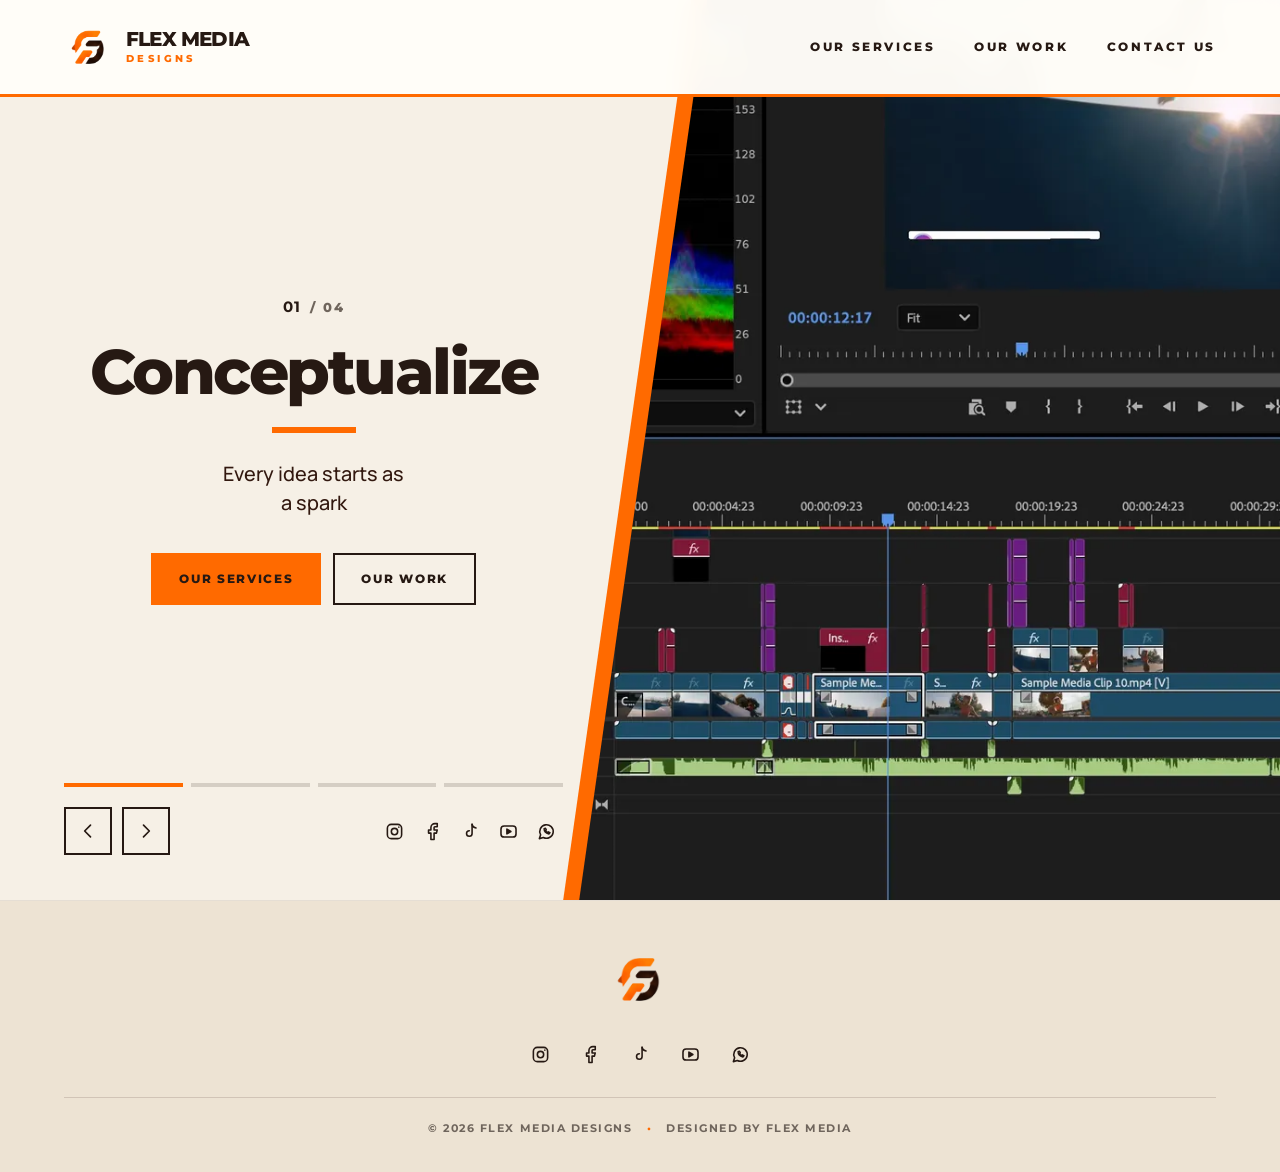
<file: index.html>
<!doctype html>
<html lang="en"><head><meta charset="utf-8"><meta name="viewport" content="width=device-width,initial-scale=1"><meta name="theme-color" content="#061456">
<title>FLEX MEDIA DESIGNS — Graphic Design & Media Production</title><meta name="description" content="Creative graphic design and media production by FLEX MEDIA DESIGNS. Flyers, posters, logos, packaging, video and photography."><meta property="og:title" content="FLEX MEDIA DESIGNS — Graphic Design & Media Production"><meta property="og:description" content="Creative graphic design and media production by FLEX MEDIA DESIGNS. Flyers, posters, logos, packaging, video and photography."><meta property="og:type" content="website">
<link rel="icon" href="assets/images/flex-media-logo.webp" type="image/webp">
<link rel="preconnect" href="https://fonts.googleapis.com"><link rel="preconnect" href="https://fonts.gstatic.com" crossorigin>
<link href="https://fonts.googleapis.com/css2?family=Manrope:wght@300;400;600;700&family=Montserrat:wght@300;500;600;700;800;900&display=swap" rel="stylesheet">
<link rel="stylesheet" href="css/site.css"><link rel="stylesheet" href="css/home.css"></head><body>
<header class="site-header"><a class="brand" href="index.html" aria-label="FLEX MEDIA DESIGNS home"><img src="assets/images/flex-media-logo.webp" alt="" width="50" height="50"><span class="brand-name">Flex Media<b>Designs</b></span></a>
<button class="burger" aria-label="Menu" aria-expanded="false"><span></span><span></span><span></span></button><nav class="nav" aria-label="Main"><a href="our-services.html">Our Services</a><a href="our-work.html">Our Work</a><a href="contact-us.html">Contact Us</a></nav></header>
<main><section class="hero" aria-label="Welcome">
<div class="edge"></div>
<div class="sheet">
<div class="copy">
<div class="count" aria-hidden="true"><b id="n">01</b><span id="t">/ 04</span></div>
<div class="word-wrap"><h1 class="word">CONCEPTUALIZE</h1></div>
<p id="tag">Every idea starts as a spark</p>
<div class="cta"><a class="go" href="our-services.html">Our Services</a><a class="go line" href="our-work.html">Our Work</a></div>
</div>
<div class="ctrl"><div class="dots" aria-hidden="true"></div>
<div class="row"><div class="arrows"><button id="prev" aria-label="Previous"><svg viewBox="0 0 24 24" fill="none" stroke="currentColor" stroke-width="2" stroke-linecap="round" stroke-linejoin="round"><path d="M15 5l-7 7 7 7"/></svg></button><button id="next" aria-label="Next"><svg viewBox="0 0 24 24" fill="none" stroke="currentColor" stroke-width="2" stroke-linecap="round" stroke-linejoin="round"><path d="M9 5l7 7-7 7"/></svg></button></div>
<div class="socials"><a href="https://www.instagram.com/salasia769/" target="_blank" rel="noopener noreferrer" aria-label="Instagram"><svg viewBox="0 0 24 24" fill="none" stroke="currentColor" stroke-width="2" stroke-linecap="round" stroke-linejoin="round"><rect x="3" y="3" width="18" height="18" rx="5"/><circle cx="12" cy="12" r="4"/><circle cx="17.5" cy="6.5" r="1" fill="currentColor" stroke="none"/></svg></a><a href="https://www.facebook.com/share/1G5sG8GXUS/" target="_blank" rel="noopener noreferrer" aria-label="Facebook"><svg viewBox="0 0 24 24" fill="none" stroke="currentColor" stroke-width="2" stroke-linecap="round" stroke-linejoin="round"><path d="M18 2h-3a5 5 0 0 0-5 5v3H7v4h3v8h4v-8h3l1-4h-4V7a1 1 0 0 1 1-1h3z"/></svg></a><a href="https://www.tiktok.com/@thee_flexor" target="_blank" rel="noopener noreferrer" aria-label="TikTok"><svg viewBox="0 0 24 24" fill="none" stroke="currentColor" stroke-width="2" stroke-linecap="round" stroke-linejoin="round"><path d="M14 3v11.5a3.5 3.5 0 1 1-3.5-3.5"/><path d="M14 3c.4 2.6 2.1 4.2 5 4.5"/></svg></a><a href="https://youtube.com/@flexmedia_ke" target="_blank" rel="noopener noreferrer" aria-label="YouTube"><svg viewBox="0 0 24 24" fill="none" stroke="currentColor" stroke-width="2" stroke-linecap="round" stroke-linejoin="round"><rect x="2.5" y="5" width="19" height="14" rx="4"/><path d="M10 9l5 3-5 3z" fill="currentColor"/></svg></a><a href="https://wa.me/254724660864" target="_blank" rel="noopener noreferrer" aria-label="WhatsApp"><svg viewBox="0 0 24 24" fill="none" stroke="currentColor" stroke-width="2" stroke-linecap="round" stroke-linejoin="round"><path d="M3 21l1.6-4.8A8.5 8.5 0 1 1 8 19.5z"/><path d="M9 8.5c0 3 2.5 5.5 6 6.5l1.3-1.5-2-1-1 .8c-1-.4-2-1.4-2.4-2.4l.8-1-1-2z"/></svg></a></div></div></div>
</div>
<span class="sr" id="cur" aria-live="off">CONCEPTUALIZE</span>
</section></main>
<footer class="site-footer"><a class="brand" href="index.html" aria-label="FLEX MEDIA DESIGNS home"><img src="assets/images/flex-media-logo.webp" alt="" width="50" height="50"></a><div class="socials"><a href="https://www.instagram.com/salasia769/" target="_blank" rel="noopener noreferrer" aria-label="Instagram"><svg viewBox="0 0 24 24" fill="none" stroke="currentColor" stroke-width="2" stroke-linecap="round" stroke-linejoin="round"><rect x="3" y="3" width="18" height="18" rx="5"/><circle cx="12" cy="12" r="4"/><circle cx="17.5" cy="6.5" r="1" fill="currentColor" stroke="none"/></svg></a><a href="https://www.facebook.com/share/1G5sG8GXUS/" target="_blank" rel="noopener noreferrer" aria-label="Facebook"><svg viewBox="0 0 24 24" fill="none" stroke="currentColor" stroke-width="2" stroke-linecap="round" stroke-linejoin="round"><path d="M18 2h-3a5 5 0 0 0-5 5v3H7v4h3v8h4v-8h3l1-4h-4V7a1 1 0 0 1 1-1h3z"/></svg></a><a href="https://www.tiktok.com/@thee_flexor" target="_blank" rel="noopener noreferrer" aria-label="TikTok"><svg viewBox="0 0 24 24" fill="none" stroke="currentColor" stroke-width="2" stroke-linecap="round" stroke-linejoin="round"><path d="M14 3v11.5a3.5 3.5 0 1 1-3.5-3.5"/><path d="M14 3c.4 2.6 2.1 4.2 5 4.5"/></svg></a><a href="https://youtube.com/@flexmedia_ke" target="_blank" rel="noopener noreferrer" aria-label="YouTube"><svg viewBox="0 0 24 24" fill="none" stroke="currentColor" stroke-width="2" stroke-linecap="round" stroke-linejoin="round"><rect x="2.5" y="5" width="19" height="14" rx="4"/><path d="M10 9l5 3-5 3z" fill="currentColor"/></svg></a><a href="https://wa.me/254724660864" target="_blank" rel="noopener noreferrer" aria-label="WhatsApp"><svg viewBox="0 0 24 24" fill="none" stroke="currentColor" stroke-width="2" stroke-linecap="round" stroke-linejoin="round"><path d="M3 21l1.6-4.8A8.5 8.5 0 1 1 8 19.5z"/><path d="M9 8.5c0 3 2.5 5.5 6 6.5l1.3-1.5-2-1-1 .8c-1-.4-2-1.4-2.4-2.4l.8-1-1-2z"/></svg></a></div>
<div class="fb"><span>© <span id="yr"></span> FLEX MEDIA DESIGNS</span><span>Designed By FLEX MEDIA</span></div></footer>
<script src="js/work-config.js"></script><script src="js/hero-config.js"></script><script src="js/site.js"></script><script src="js/home.js"></script></body></html>
</file>
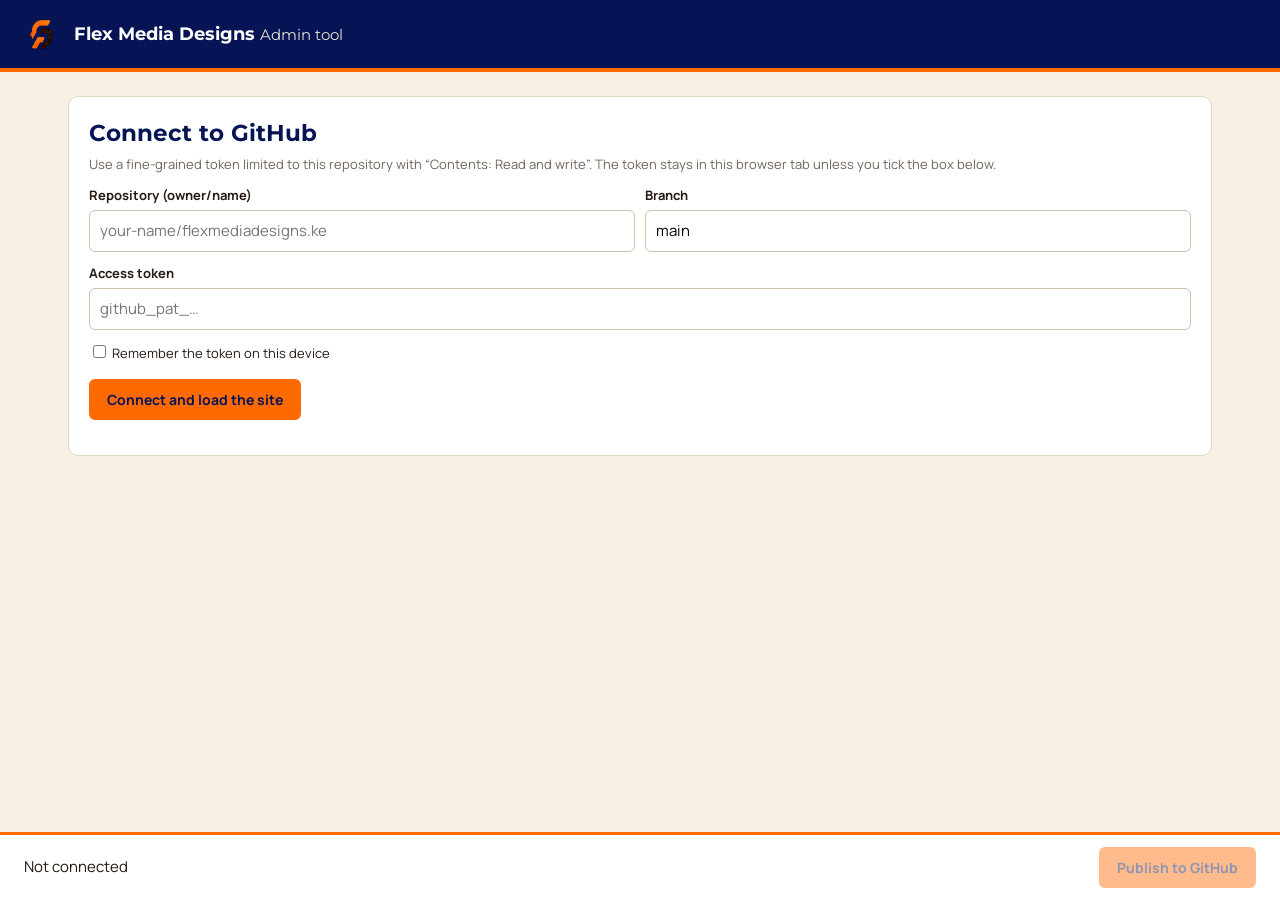
<file: admin-tool/index.html>
<!doctype html>
<html lang="en"><head><meta charset="utf-8"><meta name="viewport" content="width=device-width,initial-scale=1"><meta name="robots" content="noindex,nofollow">
<title>Admin — Flex Media Designs</title>
<link rel="icon" href="../assets/images/flex-media-logo.webp">
<link href="https://fonts.googleapis.com/css2?family=Manrope:wght@400;600;700&family=Montserrat:wght@700;800&display=swap" rel="stylesheet">
<style>
:root{--o:#FF6A00;--od:#B84300;--n:#061456;--cream:#F6F0E6;--c2:#EDE3D3;--ink:#261913;--mu:#6f655c;--ln:#E0D6C6;--ok:#1a7f45;--er:#b3261e}
*{box-sizing:border-box}body{margin:0;font:15px/1.5 Manrope,"Segoe UI",Arial,sans-serif;background:var(--cream);color:var(--ink);padding-bottom:90px}
h1,h2,h3{font-family:Montserrat,Arial,sans-serif;color:var(--n);margin:0}
header{background:var(--n);color:#fff;padding:16px 24px;display:flex;align-items:center;gap:14px;border-bottom:4px solid var(--o)}header h1{color:#fff;font-size:18px}header small{color:var(--c2);font-weight:400}
main{max-width:1180px;margin:0 auto;padding:24px 18px}
.card{background:#fff;border:1px solid var(--ln);border-radius:10px;padding:20px;margin-bottom:18px}
label{display:block;font-weight:700;font-size:13px;margin:12px 0 4px}input[type=text],input[type=password],select{width:100%;padding:9px 10px;border:1px solid #cfc3ae;border-radius:6px;font:inherit;background:#fff}
button{font:700 14px Manrope,sans-serif;padding:9px 16px;border-radius:6px;border:2px solid var(--n);background:var(--n);color:#fff;cursor:pointer}button.ghost{background:#fff;color:var(--n)}button.go{background:var(--o);border-color:var(--o);color:var(--n)}button:disabled{opacity:.45;cursor:not-allowed}
.tabs{display:flex;gap:6px;flex-wrap:wrap;margin-bottom:16px}.tabs button{background:#fff;color:var(--n);border-color:var(--ln)}.tabs button.on{background:var(--n);color:#fff;border-color:var(--n)}
.msg{margin-top:10px;font-weight:600}.msg.er{color:var(--er)}.msg.ok{color:var(--ok)}.hint{color:var(--mu);font-size:13px;margin:4px 0 0}
.grid{display:grid;grid-template-columns:repeat(auto-fill,minmax(230px,1fr));gap:14px}
.it{border:1px solid var(--ln);border-radius:8px;overflow:hidden;background:#fff;display:flex;flex-direction:column}.it.new{border-color:var(--o);box-shadow:0 0 0 2px #ffe6d2}
.it .th{height:170px;background:var(--c2);display:grid;place-items:center;position:relative}.it .th img{max-width:100%;max-height:100%;object-fit:contain}.it .th input{position:absolute;top:8px;left:8px;width:18px;height:18px}
.it .bd{padding:10px;display:grid;gap:6px}.it select,.it input[type=text]{padding:6px 8px;font-size:13px}.sz{font-size:12px;color:var(--mu)}
.row{display:flex;gap:10px;flex-wrap:wrap;align-items:end}.row>div{flex:1;min-width:200px}
.slot{display:grid;grid-template-columns:200px 1fr;gap:16px;align-items:center;border:1px solid var(--ln);border-radius:8px;padding:12px;margin-bottom:12px}.slot img{width:200px;height:130px;object-fit:cover;border-radius:6px;background:var(--c2)}.slot h3{font-size:16px;margin-bottom:8px}
.bar{position:fixed;left:0;right:0;bottom:0;background:#fff;border-top:3px solid var(--o);padding:12px 24px;display:flex;justify-content:space-between;align-items:center;gap:12px;z-index:5}
dialog{border:0;border-radius:10px;padding:0;width:min(980px,94vw);max-height:88vh}dialog::backdrop{background:rgba(6,20,86,.55)}dialog .in{padding:18px;overflow:auto;max-height:86vh}
.pk{display:grid;grid-template-columns:repeat(auto-fill,minmax(120px,1fr));gap:10px}.pk button{padding:0;border:2px solid var(--ln);background:#fff;height:100px;overflow:hidden}.pk button:hover{border-color:var(--o)}.pk img{width:100%;height:100%;object-fit:cover}
[hidden]{display:none!important}@media(max-width:640px){.slot{grid-template-columns:1fr}.slot img{width:100%}}
</style></head><body>
<header><img src="../assets/images/flex-media-logo.webp" alt="" width="36" height="36"><h1>Flex Media Designs <small>Admin tool</small></h1></header>
<main>
<section class="card" id="connect"><h2>Connect to GitHub</h2>
<p class="hint">Use a fine-grained token limited to this repository with “Contents: Read and write”. The token stays in this browser tab unless you tick the box below.</p>
<div class="row"><div><label for="repo">Repository (owner/name)</label><input type="text" id="repo" placeholder="your-name/flexmediadesigns.ke"></div><div><label for="branch">Branch</label><input type="text" id="branch" value="main"></div></div>
<label for="token">Access token</label><input type="password" id="token" placeholder="github_pat_…" autocomplete="off">
<label style="font-weight:400"><input type="checkbox" id="remember"> Remember the token on this device</label>
<p><button id="btnConnect" class="go">Connect and load the site</button></p><div class="msg" id="cMsg"></div></section>

<div id="app" hidden>
<div class="tabs" id="tabs"><button data-t="upload" class="on">Upload designs</button><button data-t="gallery">Recategorize designs</button><button data-t="home">Homepage pictures</button><button data-t="work">Our Work pictures</button></div>

<section class="card" data-p="upload"><h2>Upload new designs</h2>
<p class="hint">Every image is converted to high-quality compressed WebP (quality 80–92%, longest side up to 2000 px) in your browser before it is sent to GitHub. Anything that cannot be converted is rejected, so only WebP ever reaches the repository.</p>
<div class="row"><div><label for="defCat">Category for this batch (required)</label><select id="defCat"></select></div><div><label for="files">Choose images</label><input type="file" id="files" accept="image/*" multiple></div></div>
<div class="msg" id="uMsg"></div><h3 style="margin:18px 0 10px">Ready to publish</h3><div class="grid" id="newGrid"></div></section>

<section class="card" data-p="gallery" hidden><h2>Recategorize designs</h2>
<div class="row"><div><label for="flt">Show</label><select id="flt"></select></div><div><label for="bulk">Move selected designs to</label><select id="bulk"></select></div><div style="flex:0"><button id="btnBulk" class="ghost">Move selected</button></div><div style="flex:0"><button id="btnAll" class="ghost">Select all shown</button></div></div>
<div class="grid" id="galGrid" style="margin-top:16px"></div></section>

<section class="card" data-p="home" hidden><h2>Homepage slider</h2><p class="hint">One picture for each word (Conceptualize, Design, Create, Deliver). The picture sits on the right half of the homepage, so keep the subject on the right.</p><div id="heroSlots"></div></section>
<section class="card" data-p="work" hidden><h2>Our Work panels</h2><p class="hint">The background picture shown on each of the four panels on the Our Work page: Flyers, Campaign Flyers, Posters &amp; Banners, Brand &amp; Packaging.</p><div id="workSlots"></div></section>
</div></main>

<div class="bar"><span id="pend">Not connected</span><div><span class="msg" id="pMsg" style="margin-right:12px"></span><button id="btnPub" class="go" disabled>Publish to GitHub</button></div></div>
<dialog id="dlg"><div class="in"><div class="row"><div><h2>Choose a picture</h2></div><div style="flex:0"><button class="ghost" id="dClose">Close</button></div></div>
<label for="dUp">Or upload a new picture</label><input type="file" id="dUp" accept="image/*"><div class="msg" id="dMsg"></div><div id="dList"></div></div></dialog>

<script>
(()=>{"use strict";
const $=s=>document.querySelector(s),$$=s=>[...document.querySelectorAll(s)];
const esc=t=>String(t).replace(/[&<>"]/g,c=>({"&":"&amp;","<":"&lt;",">":"&gt;",'"':"&quot;"}[c]));
const TYPES={promo:["Flyers"],campaign:["Flyers"],posters:["Posters","Banners"],brand:["Logo Design","Packaging Designs","Label Designs","Print Layouts","Business Cards","Brochures"]};
const LIM={gallery:[2000,600],hero:[2200,700],work:[1600,400]}; // [longest edge px, target KB]
const IMG=/\.webp$/i,P3=["js/hero-config.js","js/work-config.js","gallery.json"];
let S={},G=[],H={},W={},files=new Map(),dirty={g:0,h:0,w:0},pickCb=null;

/* ---------- GitHub ---------- */
async function gh(p,o={}){const r=await fetch("https://api.github.com/repos/"+S.repo+p,Object.assign({},o,{headers:{Authorization:"Bearer "+S.token,Accept:"application/vnd.github+json","X-GitHub-Api-Version":"2022-11-28","Content-Type":"application/json"}}));
 if(!r.ok){const m={401:"GitHub rejected the token.",403:"The token cannot write to this repository (needs Contents: Read and write).",404:"Repository or branch not found, or the token cannot see it.",409:"The branch changed while publishing. Reload and try again.",422:"GitHub refused the update. Reload and try again."}[r.status]||"GitHub error "+r.status;throw new Error(m)}return r.json()}
const blobText=async sha=>{const b=await gh("/git/blobs/"+sha);return new TextDecoder().decode(Uint8Array.from(atob(b.content.replace(/\n/g,"")),c=>c.charCodeAt(0)))};
const evalCfg=t=>{const w={};new Function("window",t)(w);return w};
async function snapshot(){const ref=await gh("/git/ref/heads/"+S.branch),c=await gh("/git/commits/"+ref.object.sha),t=await gh("/git/trees/"+c.tree.sha+"?recursive=1");return{head:ref.object.sha,tree:c.tree.sha,list:t.tree}}
async function load(){
 const s=await snapshot();Object.assign(S,{head:s.head,treeSha:s.tree,list:s.list,sha:{}});
 const get=p=>{const e=s.list.find(x=>x.path===p);if(!e)throw new Error("Missing "+p+" in the repository.");S.sha[p]=e.sha;return blobText(e.sha)};
 const [hc,wc,gj]=await Promise.all(P3.map(get));
 H=evalCfg(hc).HERO_CONFIG;W=evalCfg(wc).WORK_CONFIG;const g=JSON.parse(gj);S.gShape=Array.isArray(g)?"arr":"obj";
 G=(g.images||g).filter(x=>x&&x.src).map(x=>{if(!x.cat||!W.cats[x.cat]){const c=guess(x);x.cat=c.cat;x.service=x.service||c.service}return x});
 files.clear();dirty={g:0,h:0,w:0};
}
function guess(it){const a=(W.assign||{})[it.src];if(a)return{cat:a[0],service:a[1]};const t=(it.title||it.src).toLowerCase();
 if(/vote|elect|chair|secretar|treasur|nominee|candidate|campaign/.test(t))return{cat:"campaign",service:"Flyers"};
 if(/banner/.test(t))return{cat:"posters",service:"Banners"};if(/poster/.test(t))return{cat:"posters",service:"Posters"};
 if(/logo/.test(t))return{cat:"brand",service:"Logo Design"};if(/packag/.test(t))return{cat:"brand",service:"Packaging Designs"};
 if(/label/.test(t))return{cat:"brand",service:"Label Designs"};if(/certificate|brochure|card/.test(t))return{cat:"brand",service:"Print Layouts"};
 return{cat:"promo",service:"Flyers"}}

/* ---------- WebP conversion ---------- */
async function toWebp(file,kind){
 const [edge,kb]=LIM[kind];let bmp;
 try{bmp=await createImageBitmap(file,{imageOrientation:"from-image"})}catch(e){throw new Error("This file could not be read as a picture. Use JPG, PNG or WebP (iPhone HEIC photos must be converted first).")}
 const w=bmp.width,h=bmp.height;let k=Math.min(1,edge/Math.max(w,h)),q=.92;
 if(file.type==="image/webp"&&file.size<=kb*1024&&k===1)return{blob:file,w,h};
 /* quality starts high (.92) and never drops below .80; only if the file is still too big is the picture scaled down */
 for(let i=0;i<10;i++){
  const cw=Math.round(w*k),ch=Math.round(h*k),c=document.createElement("canvas");c.width=cw;c.height=ch;
  const x=c.getContext("2d");x.imageSmoothingQuality="high";x.drawImage(bmp,0,0,cw,ch);
  const b=await new Promise(r=>c.toBlob(r,"image/webp",q));
  if(!b||b.type!=="image/webp")throw new Error("This browser cannot create WebP. Use Chrome, Edge or Firefox.");
  if(b.size<=kb*1024||i===9)return{blob:b,w:cw,h:ch};
  if(q>.801)q=Math.max(.8,q-.04);else k*=.9}
}
const slug=t=>t.toLowerCase().replace(/\.[a-z0-9]+$/,"").replace(/[^a-z0-9]+/g,"-").replace(/^-|-$/g,"")||"design";
const exists=p=>S.list.some(x=>x.path===p)||files.has(p);
function freePath(dir,name){let b=slug(name),p=dir+b+".webp",n=2;while(exists(p))p=dir+b+"-"+n++ +".webp";return p}
const kbs=b=>Math.round(b.size/1024)+" KB";
async function stage(file,kind,dir,name){const r=await toWebp(file,kind),p=freePath(dir,name||file.name);files.set(p,{blob:r.blob,url:URL.createObjectURL(r.blob),w:r.w,h:r.h});return p}

/* ---------- Rendering ---------- */
const catOpts=sel=>Object.keys(W.cats).map(k=>`<option value="${k}"${k===sel?" selected":""}>${esc(W.cats[k].title)}</option>`).join("");
const typeOpts=(c,sel)=>{const l=TYPES[c]||[];if(sel&&l.indexOf(sel)<0)l.concat([sel]);return(l.indexOf(sel)<0&&sel?l.concat([sel]):l).map(t=>`<option${t===sel?" selected":""}>${esc(t)}</option>`).join("")};
const thumb=p=>files.has(p)?files.get(p).url:"../"+encodeURI(p);
function card(it,i,sel){const p="assets/images/gallery/"+it.src,f=files.get(p);
 return`<div class="it${f?" new":""}" data-i="${i}"><div class="th"><img loading="lazy" src="${thumb(p)}" alt="">${sel?'<input type="checkbox" class="sel" aria-label="Select">':""}</div><div class="bd">
 <input type="text" class="ti" value="${esc(it.title||"")}" aria-label="Title"><select class="ct">${catOpts(it.cat)}</select><select class="sv">${typeOpts(it.cat,it.service)}</select>
 ${f?`<span class="sz">WebP ${kbs(f.blob)} · ${f.w}×${f.h}</span><button class="ghost rm">Remove</button>`:""}</div></div>`}
function render(){
 const fl=$("#flt").value||"all";
 $("#newGrid").innerHTML=G.map((it,i)=>files.has("assets/images/gallery/"+it.src)?card(it,i,false):"").join("")||'<p class="hint">Nothing yet. Choose images above.</p>';
 $("#galGrid").innerHTML=G.map((it,i)=>fl==="all"||it.cat===fl?card(it,i,true):"").reverse().join("");
 const cnt={};G.forEach(x=>cnt[x.cat]=(cnt[x.cat]||0)+1);
 $("#flt").innerHTML=`<option value="all">All designs (${G.length})</option>`+Object.keys(W.cats).map(k=>`<option value="${k}"${k===fl?" selected":""}>${esc(W.cats[k].title)} (${cnt[k]||0})</option>`).join("");
 const hp=f=>f.indexOf("/")>-1?f:"assets/images/hero/"+f;
 $("#heroSlots").innerHTML=H.images.map((f,i)=>slot("h"+i,"Slide "+(i+1)+" · "+((H.words||[])[i]||""),thumb(hp(f)))).join("");
 $("#workSlots").innerHTML=Object.keys(W.cats).map(k=>slot("w"+k,W.cats[k].title,thumb(W.cats[k].bg))).join("");
 const n=[...files.keys()].filter(p=>p.indexOf("/gallery/")>-1).length,ch=[dirty.g&&"gallery",dirty.h&&"homepage",dirty.w&&"Our Work"].filter(Boolean);
 $("#pend").textContent=ch.length?`Unpublished: ${ch.join(", ")}${n?` · ${n} new image${n>1?"s":""}`:""}`:"No unpublished changes";$("#btnPub").disabled=!ch.length;
}
const slot=(id,t,src)=>`<div class="slot"><img src="${src}" alt=""><div><h3>${esc(t)}</h3><button class="ghost pick" data-id="${id}">Change picture</button></div></div>`;
const redraw=()=>{const y=scrollY;render();scrollTo(0,y)};

/* ---------- Events ---------- */
$("#tabs").onclick=e=>{const b=e.target.closest("button");if(!b)return;$$("#tabs button").forEach(x=>x.classList.toggle("on",x===b));$$("section[data-p]").forEach(s=>s.hidden=s.dataset.p!==b.dataset.t)};
document.addEventListener("change",e=>{const c=e.target.closest(".it");if(!c)return;const it=G[+c.dataset.i],t=e.target;let ch=false;
 if(t.classList.contains("ti")){const v=t.value.trim();if(v!==(it.title||"")){it.title=v;ch=true}}
 else if(t.classList.contains("sv")){if(t.value!==it.service){it.service=t.value;ch=true}}
 else if(t.classList.contains("ct")){if(t.value!==it.cat){it.cat=t.value;it.service=TYPES[it.cat][0];ch=true}}
 if(!ch)return; /* ticking a selection box must not re-draw the grid */
 dirty.g=1;redraw()});
document.addEventListener("click",e=>{
 const rm=e.target.closest(".rm");if(rm){const i=+rm.closest(".it").dataset.i,p="assets/images/gallery/"+G[i].src;URL.revokeObjectURL(files.get(p).url);files.delete(p);G.splice(i,1);dirty.g=G.some(x=>files.has("assets/images/gallery/"+x.src))||dirty.g;redraw()}
 const pk=e.target.closest(".pick");if(pk)openPicker(pk.dataset.id)});
$("#btnAll").onclick=()=>$$("#galGrid .sel").forEach(c=>c.checked=true);
$("#btnBulk").onclick=()=>{const c=$("#bulk").value,ids=$$("#galGrid .sel:checked").map(x=>+x.closest(".it").dataset.i);if(!ids.length){return}
 ids.forEach(i=>{if(G[i].cat!==c){G[i].cat=c;G[i].service=TYPES[c][0]}});dirty.g=1;redraw()};
$("#flt").onchange=render;
$("#files").onchange=async e=>{const m=$("#uMsg");m.className="msg";let ok=0;
 if(!$("#defCat").value){m.className="msg er";m.textContent="Choose a category for this batch first, then select the images.";e.target.value="";return}
 for(const f of e.target.files){m.textContent="Converting "+f.name+"…";
  try{const p=await stage(f,"gallery","assets/images/gallery/",f.name),c=$("#defCat").value,ti=f.name.replace(/\.[^.]+$/,"").replace(/[-_]+/g," ").trim();
   G.push({src:p.split("/").pop(),title:ti,cat:c,service:TYPES[c][0],w:files.get(p).w,h:files.get(p).h});ok++;dirty.g=1}
  catch(er){m.className="msg er";m.textContent=f.name+": "+er.message;e.target.value="";render();return}}
 m.className="msg ok";m.textContent=ok+" image"+(ok===1?"":"s")+" converted to WebP. You can still change each design\u2019s category below, then publish.";e.target.value="";render()};

/* picker */
function openPicker(id){const dl=$("#dList"),seen=new Set(),groups={"Gallery":[],"Homepage":[],"Services":[],"Other":[]};
 [...S.list.map(x=>x.path),...files.keys()].forEach(p=>{if(seen.has(p)||!IMG.test(p)||p.indexOf("assets/images/")!==0||p.indexOf("/portfolio/")>-1)return;seen.add(p);
  groups[p.indexOf("/gallery/")>-1?"Gallery":p.indexOf("/hero/")>-1?"Homepage":p.indexOf("/services/")>-1?"Services":"Other"].push(p)});
 dl.innerHTML=Object.keys(groups).filter(g=>groups[g].length).map(g=>`<h3 style="margin:16px 0 8px">${g}</h3><div class="pk">${groups[g].map(p=>`<button data-p="${esc(p)}" title="${esc(p.split("/").pop())}"><img loading="lazy" src="${thumb(p)}" alt=""></button>`).join("")}</div>`).join("");
 const hero=id[0]==="h";pickCb=async p=>{if(hero){const i=+id.slice(1),pre="assets/images/hero/";H.images[i]=p.indexOf(pre)===0&&p.indexOf("/",pre.length)<0?p.slice(pre.length):p;dirty.h=1}else{W.cats[id.slice(1)].bg=p;dirty.w=1}$("#dlg").close();redraw()};
 pickCb.kind=hero?"hero":"work";pickCb.dir=hero?"assets/images/hero/":"assets/images/work/";$("#dMsg").textContent="";$("#dlg").showModal()}
$("#dList").onclick=e=>{const b=e.target.closest("button[data-p]");if(b)pickCb(b.dataset.p)};
$("#dClose").onclick=()=>$("#dlg").close();
$("#dUp").onchange=async e=>{const f=e.target.files[0];if(!f)return;const m=$("#dMsg");m.className="msg";m.textContent="Converting…";
 try{pickCb(await stage(f,pickCb.kind,pickCb.dir,f.name))}catch(er){m.className="msg er";m.textContent=er.message}e.target.value=""};

/* connect */
$("#btnConnect").onclick=async()=>{const m=$("#cMsg");m.className="msg";
 S={repo:$("#repo").value.trim().replace(/^https?:\/\/github\.com\//,"").replace(/\.git$|\/$/g,""),branch:$("#branch").value.trim()||"main",token:$("#token").value.trim()};
 if(!/^[\w.-]+\/[\w.-]+$/.test(S.repo)||!S.token){m.className="msg er";m.textContent="Enter the repository as owner/name and paste your token.";return}
 m.textContent="Loading…";
 try{await load();localStorage.setItem("fmd_adm",JSON.stringify({repo:S.repo,branch:S.branch,token:$("#remember").checked?S.token:""}));
  $("#defCat").innerHTML='<option value="">Choose a category…</option>'+catOpts("");$("#bulk").innerHTML=catOpts("promo");$("#connect").hidden=false;$("#app").hidden=false;m.className="msg ok";m.textContent="Connected. "+G.length+" designs loaded.";render()}
 catch(er){m.className="msg er";m.textContent=er.message}};
try{const s=JSON.parse(localStorage.getItem("fmd_adm")||"null");if(s){$("#repo").value=s.repo||"";$("#branch").value=s.branch||"main";$("#token").value=s.token||"";$("#remember").checked=!!s.token}}catch(e){}

/* publish */
const b64=b=>new Promise(r=>{const f=new FileReader();f.onload=()=>r(f.result.split(",")[1]);f.readAsDataURL(b)});
$("#btnPub").onclick=async()=>{const m=$("#pMsg"),btn=$("#btnPub");m.className="msg";btn.disabled=true;
 try{m.textContent="Checking the repository…";const s=await snapshot();
  for(const p of P3){const e=s.list.find(x=>x.path===p);if(!e||e.sha!==S.sha[p])throw new Error("Site settings changed on GitHub since you loaded this page. Reload the page and repeat your changes.")}
  const tree=[],used=new Set();
  const add=async(path,content,enc)=>{const b=await gh("/git/blobs",{method:"POST",body:JSON.stringify({content,encoding:enc})});tree.push({path,mode:"100644",type:"blob",sha:b.sha})};
  const pics=[...G.map(x=>"assets/images/gallery/"+x.src),...H.images.map(f=>f.indexOf("/")>-1?f:"assets/images/hero/"+f),...Object.values(W.cats).map(c=>c.bg)];pics.forEach(p=>used.add(p));
  let n=0;const up=[...files.keys()].filter(p=>used.has(p));
  for(const p of up){m.textContent=`Uploading image ${++n} of ${up.length}…`;await add(p,await b64(files.get(p).blob),"base64")}
  m.textContent="Saving settings…";
  if(dirty.g){const imgs=G.map(x=>{const o=Object.assign({},x);return{src:o.src,title:o.title,cat:o.cat,service:o.service,w:o.w,h:o.h,...(o.date?{date:o.date}:{})}});await add("gallery.json",JSON.stringify({images:imgs},null,2)+"\n","utf-8")}
  if(dirty.h)await add("js/hero-config.js","/* Homepage slider. Pictures are chosen in /admin-tool/ (words and taglines can be edited here). */\nwindow.HERO_CONFIG = "+JSON.stringify(H,null,2)+";\n","utf-8");
  if(dirty.w)await add("js/work-config.js","/* Our Work panels. Panel pictures and each design's category are set in /admin-tool/. \"assign\" is only a fallback for designs without a category. */\nwindow.WORK_CONFIG = "+JSON.stringify(W,null,2)+";\n","utf-8");
  const t=await gh("/git/trees",{method:"POST",body:JSON.stringify({base_tree:s.tree,tree})}),
   c=await gh("/git/commits",{method:"POST",body:JSON.stringify({message:"Admin tool: update designs and site pictures",tree:t.sha,parents:[s.head]})});
  await gh("/git/refs/heads/"+S.branch,{method:"PATCH",body:JSON.stringify({sha:c.sha})});
  await load();render();m.className="msg ok";m.textContent="Published. The live site updates in about a minute."}
 catch(er){m.className="msg er";m.textContent=er.message;btn.disabled=false}};
})();
</script></body></html>
</file>
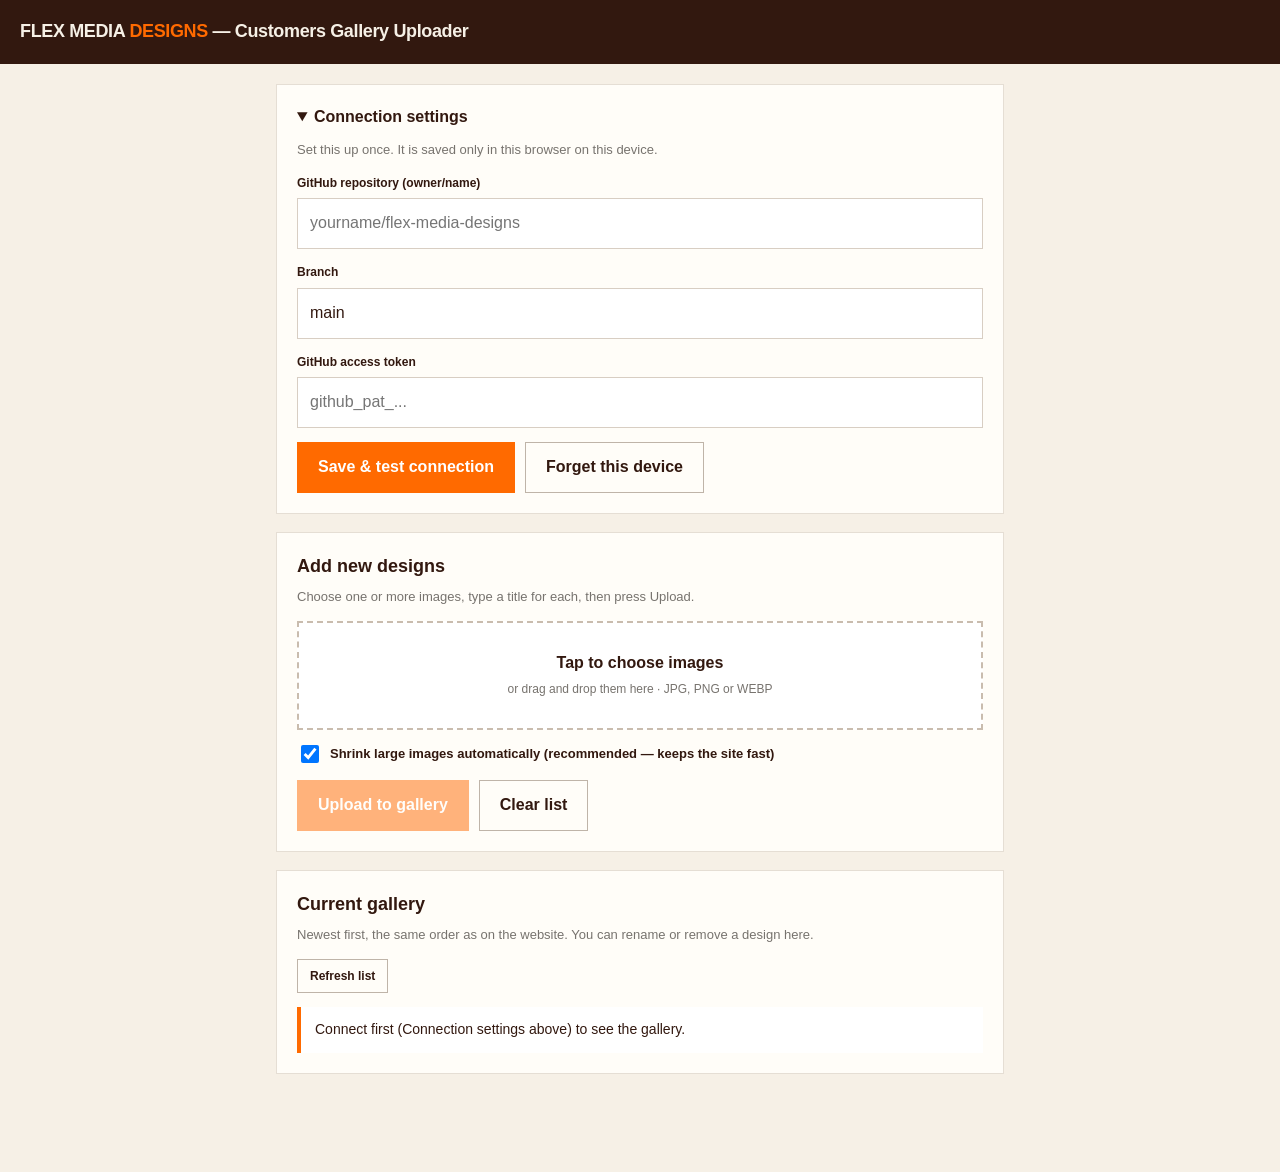
<file: upload/index.html>
<!doctype html>
<html lang="en">
<head>
<meta charset="utf-8">
<meta name="viewport" content="width=device-width,initial-scale=1">
<meta name="robots" content="noindex,nofollow">
<title>Gallery Uploader — FLEX MEDIA DESIGNS</title>
<style>
  :root{--orange:#FF6A00;--brown:#32180F;--cream:#F6F0E6;--soft:#FFFDF8;--muted:#77736E;--border:#E5DED4;--ok:#1d7a3a;--bad:#b3261e}
  *{box-sizing:border-box}
  body{margin:0;background:var(--cream);color:var(--brown);font-family:Manrope,Inter,"Segoe UI",Arial,sans-serif;line-height:1.55}
  header{background:var(--brown);color:var(--cream);padding:18px 20px}
  header h1{margin:0;font-size:18px;letter-spacing:-.02em}
  header h1 b{color:var(--orange)}
  main{max-width:760px;margin:0 auto;padding:20px 16px 80px}
  section{background:var(--soft);border:1px solid var(--border);padding:20px;margin-bottom:18px}
  h2{margin:0 0 6px;font-size:18px}
  p.hint{margin:0 0 14px;color:var(--muted);font-size:13px}
  label{display:block;font-size:12px;font-weight:800;margin:14px 0 6px}
  input[type=text],input[type=password]{width:100%;border:1px solid #d8cec3;background:#fff;padding:12px;min-height:46px;font:inherit;color:var(--brown)}
  button{font:inherit;cursor:pointer}
  .btn{background:var(--orange);color:#fff;border:1px solid var(--orange);padding:12px 20px;font-weight:800;min-height:46px}
  .btn:disabled{opacity:.5;cursor:not-allowed}
  .btn.alt{background:transparent;color:var(--brown);border-color:#bfb4a8}
  .btn.small{padding:6px 12px;min-height:34px;font-size:12px}
  .btn.danger{background:transparent;color:var(--bad);border-color:var(--bad)}
  .row{display:flex;gap:10px;flex-wrap:wrap;align-items:center;margin-top:14px}
  .drop{border:2px dashed #c9bcae;padding:28px 16px;text-align:center;background:#fff;cursor:pointer}
  .drop strong{display:block;font-size:16px}
  .drop span{font-size:12px;color:var(--muted)}
  .drop.over{border-color:var(--orange);background:#fff6ee}
  .card{display:flex;gap:12px;align-items:flex-start;border:1px solid var(--border);background:#fff;padding:10px;margin-top:10px}
  .card img{width:84px;height:84px;object-fit:cover;flex-shrink:0;background:var(--cream)}
  .card .body{flex:1;min-width:0}
  .card small{color:var(--muted);font-size:11px}
  .msg{padding:12px 14px;margin-top:14px;font-size:14px;border-left:4px solid var(--muted);background:#fff}
  .msg.ok{border-color:var(--ok);color:var(--ok)}
  .msg.err{border-color:var(--bad);color:var(--bad)}
  .msg.info{border-color:var(--orange);color:var(--brown)}
  .item{display:flex;gap:10px;align-items:center;justify-content:space-between;border-bottom:1px solid var(--border);padding:10px 0;flex-wrap:wrap}
  .item:last-child{border-bottom:0}
  .item .t{min-width:0;flex:1}
  .item .t b{display:block;overflow-wrap:anywhere}
  .item .t small{color:var(--muted);overflow-wrap:anywhere}
  details summary{cursor:pointer;font-weight:800}
  .check{display:flex;align-items:center;gap:8px;font-size:13px;margin-top:12px}
  .check input{width:18px;height:18px}
</style>
</head>
<body>
<header><h1>FLEX MEDIA <b>DESIGNS</b> — Customers Gallery Uploader</h1></header>
<main>

  <!-- 1. One-time connection -->
  <section id="connect">
    <details id="settings">
      <summary>Connection settings <span id="connState" style="font-weight:400;color:var(--muted)"></span></summary>
      <p class="hint" style="margin-top:10px">Set this up once. It is saved only in this browser on this device.</p>
      <label for="repo">GitHub repository (owner/name)</label>
      <input id="repo" type="text" placeholder="yourname/flex-media-designs" autocomplete="off" autocapitalize="off" spellcheck="false">
      <label for="branch">Branch</label>
      <input id="branch" type="text" value="main" autocomplete="off" autocapitalize="off" spellcheck="false">
      <label for="token">GitHub access token</label>
      <input id="token" type="password" placeholder="github_pat_..." autocomplete="off">
      <div class="row">
        <button class="btn" id="saveCfg" type="button">Save &amp; test connection</button>
        <button class="btn alt" id="forgetCfg" type="button">Forget this device</button>
      </div>
      <div id="cfgMsg"></div>
    </details>
  </section>

  <!-- 2. Upload -->
  <section>
    <h2>Add new designs</h2>
    <p class="hint">Choose one or more images, type a title for each, then press Upload.</p>
    <div class="drop" id="drop" tabindex="0" role="button" aria-label="Choose images">
      <strong>Tap to choose images</strong>
      <span>or drag and drop them here &middot; JPG, PNG or WEBP</span>
    </div>
    <input id="file" type="file" accept="image/jpeg,image/png,image/webp" multiple hidden>
    <div id="queue"></div>
    <label class="check"><input type="checkbox" id="optimise" checked> Shrink large images automatically (recommended — keeps the site fast)</label>
    <div class="row">
      <button class="btn" id="go" type="button" disabled>Upload to gallery</button>
      <button class="btn alt" id="clear" type="button">Clear list</button>
    </div>
    <div id="upMsg"></div>
  </section>

  <!-- 3. Manage -->
  <section>
    <h2>Current gallery</h2>
    <p class="hint">Newest first, the same order as on the website. You can rename or remove a design here.</p>
    <div class="row" style="margin-top:0"><button class="btn alt small" id="reload" type="button">Refresh list</button></div>
    <div id="list"></div>
    <div id="listMsg"></div>
  </section>

</main>

<script>
(() => {
  'use strict';
  const FOLDER = 'assets/images/gallery/';
  const MAX_PX = 2000, MAX_BYTES = 1.2 * 1024 * 1024;
  const $ = (id) => document.getElementById(id);

  /* ---------- saved settings (this browser only) ---------- */
  const store = {
    get: (k) => { try { return localStorage.getItem('fmd_up_' + k) || ''; } catch (e) { return ''; } },
    set: (k, v) => { try { localStorage.setItem('fmd_up_' + k, v); } catch (e) { /* ignore */ } },
    del: (k) => { try { localStorage.removeItem('fmd_up_' + k); } catch (e) { /* ignore */ } }
  };
  const cfg = () => ({ repo: $('repo').value.trim().replace(/^https?:\/\/github\.com\//i, '').replace(/\.git$/i, '').replace(/\/+$/, ''),
                       branch: $('branch').value.trim() || 'main', token: $('token').value.trim() });

  /* ---------- helpers ---------- */
  const say = (id, text, kind) => { const n = $(id); n.innerHTML = ''; if (!text) return;
    const d = document.createElement('div'); d.className = 'msg ' + (kind || 'info'); d.textContent = text; n.appendChild(d); };
  const el = (tag, cls, text) => { const n = document.createElement(tag); if (cls) n.className = cls; if (text != null) n.textContent = text; return n; };
  const slug = (s) => String(s || '').toLowerCase().replace(/\.[a-z0-9]+$/i, '').replace(/[^a-z0-9]+/g, '-').replace(/^-+|-+$/g, '').slice(0, 40) || 'design';
  const rand = () => Math.random().toString(36).slice(2, 6);
  const encPath = (p) => p.split('/').map(encodeURIComponent).join('/');
  const b64ToUtf8 = (b) => new TextDecoder().decode(Uint8Array.from(atob(b.replace(/\s/g, '')), (c) => c.charCodeAt(0)));
  const utf8ToB64 = (s) => { let bin = ''; new TextEncoder().encode(s).forEach((b) => { bin += String.fromCharCode(b); }); return btoa(bin); };
  const blobToB64 = (blob) => new Promise((res, rej) => { const r = new FileReader();
    r.onload = () => res(String(r.result).split(',')[1]); r.onerror = () => rej(new Error('Could not read the image file.')); r.readAsDataURL(blob); });
  const kb = (n) => n > 1048576 ? (n / 1048576).toFixed(1) + ' MB' : Math.max(1, Math.round(n / 1024)) + ' KB';

  /* ---------- GitHub API ---------- */
  async function api(path, opts) {
    const c = cfg();
    if (!c.repo || !c.token) throw new Error('Please fill in the Connection settings first.');
    const o = opts || {};
    const res = await fetch('https://api.github.com/repos/' + c.repo + path, {
      method: o.method || 'GET',
      headers: Object.assign({ 'Accept': 'application/vnd.github+json', 'Authorization': 'Bearer ' + c.token, 'X-GitHub-Api-Version': '2022-11-28' },
                             o.body ? { 'Content-Type': 'application/json' } : {}),
      body: o.body ? JSON.stringify(o.body) : undefined,
      cache: 'no-store'
    });
    let data = null; try { data = await res.json(); } catch (e) { /* no body */ }
    if (!res.ok) {
      let m = (data && data.message) || ('GitHub error ' + res.status);
      if (res.status === 401) m = 'GitHub rejected the token (it may be wrong or expired). Create a new one and save it again.';
      else if (res.status === 404) m = 'Not found. Check the repository name, the branch, and that the token has access to this repository.';
      else if (res.status === 403 && /rate limit/i.test(m)) m = 'GitHub is limiting requests. Wait a few minutes and try again.';
      else if (res.status === 403) m = 'The token does not have permission to write. It needs "Contents: Read and write" on this repository.';
      const err = new Error(m); err.status = res.status; throw err;
    }
    return data;
  }
  const ref = () => '?ref=' + encodeURIComponent(cfg().branch);

  async function readGallery() {
    try {
      const f = await api('/contents/gallery.json' + ref());
      let json; try { json = JSON.parse(b64ToUtf8(f.content)); } catch (e) { throw new Error('gallery.json could not be read — it may have a typo. Fix it on GitHub first.'); }
      if (!json || typeof json !== 'object' || Array.isArray(json)) json = { images: [] };
      if (!Array.isArray(json.images)) json.images = [];
      return { sha: f.sha, json };
    } catch (e) {
      if (e.status === 404 && /Not found/.test(e.message)) {            // no gallery.json yet -> start a fresh one
        try { await api('/contents/index.html' + ref()); return { sha: null, json: { images: [] } }; } catch (e2) { throw e; }
      }
      throw e;
    }
  }

  /* read -> change -> write, retrying if the file changed in between */
  async function updateGallery(mutate, message) {
    for (let attempt = 0; attempt < 3; attempt++) {
      const cur = await readGallery();
      mutate(cur.json);
      const body = { message, content: utf8ToB64(JSON.stringify(cur.json, null, 2) + '\n'), branch: cfg().branch };
      if (cur.sha) body.sha = cur.sha;
      try { await api('/contents/gallery.json', { method: 'PUT', body }); return; }
      catch (e) { if ((e.status === 409 || e.status === 422) && attempt < 2) continue; throw e; }
    }
  }

  /* ---------- image preparation ---------- */
  const extOf = (type) => type === 'image/png' ? 'png' : type === 'image/webp' ? 'webp' : 'jpg';
  const toBlob = (canvas, type, q) => new Promise((res) => canvas.toBlob(res, type, q));

  async function prepare(file, shrink) {
    let bmp;
    try { bmp = await createImageBitmap(file); } catch (e) { throw new Error('"' + file.name + '" is not a supported image (use JPG, PNG or WEBP).'); }
    const scale = Math.min(1, MAX_PX / Math.max(bmp.width, bmp.height));
    if (!shrink || (scale === 1 && file.size <= MAX_BYTES)) { bmp.close && bmp.close(); return { blob: file, ext: extOf(file.type) }; }
    const w = Math.round(bmp.width * scale), h = Math.round(bmp.height * scale);
    const canvas = document.createElement('canvas'); canvas.width = w; canvas.height = h;
    const ctx = canvas.getContext('2d');
    if (file.type === 'image/png') {                                    // keep PNG (transparency) if it ends up small enough
      ctx.drawImage(bmp, 0, 0, w, h);
      const png = await toBlob(canvas, 'image/png');
      if (png && png.size <= MAX_BYTES) { bmp.close && bmp.close(); return { blob: png, ext: 'png' }; }
    }
    ctx.fillStyle = '#fff'; ctx.fillRect(0, 0, w, h); ctx.drawImage(bmp, 0, 0, w, h);
    bmp.close && bmp.close();
    let jpg = await toBlob(canvas, 'image/jpeg', 0.88);
    if (jpg && jpg.size > MAX_BYTES * 1.5) jpg = await toBlob(canvas, 'image/jpeg', 0.78);
    if (!jpg) throw new Error('Could not shrink "' + file.name + '".');
    return { blob: jpg, ext: 'jpg' };
  }

  /* ---------- upload queue ---------- */
  let queue = [];   // { file, title, url }
  const renderQueue = () => {
    const q = $('queue'); q.innerHTML = '';
    queue.forEach((it, i) => {
      const card = el('div', 'card');
      const img = document.createElement('img'); img.src = it.url; img.alt = ''; card.appendChild(img);
      const body = el('div', 'body');
      const lab = el('label', null, 'Title'); lab.style.marginTop = '0'; lab.htmlFor = 'title' + i;
      const inp = document.createElement('input'); inp.type = 'text'; inp.id = 'title' + i; inp.value = it.title; inp.placeholder = 'e.g. Wedding poster';
      inp.addEventListener('input', () => { it.title = inp.value; });
      body.append(lab, inp, el('small', null, it.file.name + ' · ' + kb(it.file.size)));
      const rm = el('button', 'btn alt small', 'Remove'); rm.type = 'button'; rm.style.marginTop = '8px'; rm.style.display = 'block';
      rm.addEventListener('click', () => { URL.revokeObjectURL(it.url); queue.splice(i, 1); renderQueue(); });
      body.appendChild(rm); card.appendChild(body); q.appendChild(card);
    });
    $('go').disabled = !queue.length;
  };
  const addFiles = (files) => {
    const ok = Array.from(files).filter((f) => /^image\/(jpeg|png|webp)$/.test(f.type));
    if (ok.length < files.length) say('upMsg', 'Some files were skipped — only JPG, PNG and WEBP are supported.', 'err'); else say('upMsg', '');
    ok.forEach((f) => queue.push({ file: f, title: '', url: URL.createObjectURL(f) }));
    renderQueue();
  };

  $('drop').addEventListener('click', () => $('file').click());
  $('drop').addEventListener('keydown', (e) => { if (e.key === 'Enter' || e.key === ' ') { e.preventDefault(); $('file').click(); } });
  $('file').addEventListener('change', (e) => { addFiles(e.target.files); e.target.value = ''; });
  ['dragenter', 'dragover'].forEach((t) => $('drop').addEventListener(t, (e) => { e.preventDefault(); $('drop').classList.add('over'); }));
  ['dragleave', 'drop'].forEach((t) => $('drop').addEventListener(t, (e) => { e.preventDefault(); $('drop').classList.remove('over'); }));
  $('drop').addEventListener('drop', (e) => addFiles(e.dataTransfer.files));
  $('clear').addEventListener('click', () => { queue.forEach((i) => URL.revokeObjectURL(i.url)); queue = []; renderQueue(); say('upMsg', ''); });

  $('go').addEventListener('click', async () => {
    const c = cfg();
    if (!c.repo || !c.token) { $('settings').open = true; say('upMsg', 'Please fill in the Connection settings first.', 'err'); return; }
    const btn = $('go'); btn.disabled = true; $('clear').disabled = true;
    const entries = [], stamp = Date.now(), total = queue.length;
    try {
      for (let i = 0; i < total; i++) {
        const it = queue[i];
        say('upMsg', 'Uploading ' + (i + 1) + ' of ' + total + '… please keep this page open.', 'info');
        const p = await prepare(it.file, $('optimise').checked);
        const name = slug(it.title || it.file.name) + '-' + rand() + '.' + p.ext;
        await api('/contents/' + encPath(FOLDER + name), { method: 'PUT',
          body: { message: 'Gallery: add ' + name, content: await blobToB64(p.blob), branch: c.branch } });
        const e = { src: name, date: new Date(stamp - i * 1000).toISOString() };   // first in the list = top of the gallery
        if (it.title.trim()) e.title = it.title.trim();
        entries.push(e);
      }
      say('upMsg', 'Updating the gallery list…', 'info');
      await updateGallery((json) => { json.images = json.images.concat(entries); }, 'Gallery: add ' + total + ' design' + (total > 1 ? 's' : ''));
      queue.forEach((i) => URL.revokeObjectURL(i.url)); queue = []; renderQueue();
      say('upMsg', 'Done! ' + total + ' design' + (total > 1 ? 's' : '') + ' uploaded. Your website will show ' + (total > 1 ? 'them' : 'it') + ' in about a minute (refresh the site to see it).', 'ok');
      loadList();
    } catch (err) {
      const done = entries.length ? ' (' + entries.length + ' image file(s) were saved but not yet listed — press Upload again only for the remaining ones, or tell your developer.)' : '';
      say('upMsg', 'Upload stopped: ' + err.message + done, 'err');
    } finally { btn.disabled = !queue.length; $('clear').disabled = false; }
  });

  /* ---------- current gallery list ---------- */
  const fullPath = (src) => {
    src = String(src || '').trim();
    if (!src || /^https?:\/\//i.test(src)) return null;
    src = src.replace(/^\/+/, '');
    return src.includes('/') ? src : FOLDER + src;
  };
  async function loadList() {
    const c = cfg(); const list = $('list'); list.innerHTML = ''; say('listMsg', '');
    if (!c.repo || !c.token) { say('listMsg', 'Connect first (Connection settings above) to see the gallery.', 'info'); return; }
    say('listMsg', 'Loading…', 'info');
    try {
      const { json } = await readGallery();
      const items = json.images.map((e, idx) => { const o = typeof e === 'string' ? { src: e } : (e || {});
        return { src: String(o.src || o.image || ''), title: o.title || '', date: Date.parse(o.date) || 0, idx }; })
        .filter((e) => e.src).sort((a, b) => (b.date - a.date) || (b.idx - a.idx));
      say('listMsg', items.length ? '' : 'No designs yet. Upload your first one above.', 'info');
      items.forEach((it) => {
        const row = el('div', 'item'); const t = el('div', 't');
        t.append(el('b', null, it.title || '(no title)'), el('small', null, it.src.split('/').pop()));
        const ren = el('button', 'btn alt small', 'Rename'); ren.type = 'button';
        const del = el('button', 'btn danger small', 'Remove'); del.type = 'button';
        ren.addEventListener('click', async () => {
          const nt = window.prompt('New title:', it.title); if (nt === null) return;
          ren.disabled = del.disabled = true;
          try { await updateGallery((j) => { j.images.forEach((e) => { if (e && typeof e === 'object' && (e.src || e.image) === it.src) { if (nt.trim()) e.title = nt.trim(); else delete e.title; } }); }, 'Gallery: rename ' + it.src.split('/').pop());
                say('listMsg', 'Renamed. The website updates in about a minute.', 'ok'); }
          catch (e) { say('listMsg', e.message, 'err'); }
          loadListQuiet();
        });
        del.addEventListener('click', async () => {
          if (!window.confirm('Remove "' + (it.title || it.src.split('/').pop()) + '" from the gallery?')) return;
          ren.disabled = del.disabled = true;
          try {
            let stillUsed = false;
            await updateGallery((j) => { j.images = j.images.filter((e) => ((typeof e === 'string' ? e : (e && (e.src || e.image))) !== it.src));
              stillUsed = j.images.some((e) => fullPath(typeof e === 'string' ? e : (e && (e.src || e.image))) === fullPath(it.src)); }, 'Gallery: remove ' + it.src.split('/').pop());
            const path = fullPath(it.src);
            if (path && !stillUsed) { try { const f = await api('/contents/' + encPath(path) + ref());
              await api('/contents/' + encPath(path), { method: 'DELETE', body: { message: 'Gallery: delete ' + path.split('/').pop(), sha: f.sha, branch: cfg().branch } }); } catch (e) { /* file already gone */ } }
            say('listMsg', 'Removed. The website updates in about a minute.', 'ok');
          } catch (e) { say('listMsg', e.message, 'err'); }
          loadListQuiet();
        });
        const act = el('div', 'row'); act.style.margin = '0'; act.append(ren, del);
        row.append(t, act); list.appendChild(row);
      });
    } catch (e) { say('listMsg', e.message, 'err'); }
  }
  // refresh the list but keep the success/error message that was just shown
  async function loadListQuiet() { const m = $('listMsg').innerHTML; await loadList(); if (m) $('listMsg').innerHTML = m; }
  $('reload').addEventListener('click', loadList);

  /* ---------- connection settings ---------- */
  $('repo').value = store.get('repo'); $('branch').value = store.get('branch') || 'main'; $('token').value = store.get('token');
  const connected = (ok) => { $('connState').textContent = ok ? '— connected ✓' : ''; };
  async function testConnection(save) {
    const c = cfg();
    if (!/^[\w.-]+\/[\w.-]+$/.test(c.repo)) { say('cfgMsg', 'Repository must look like  yourname/flex-media-designs', 'err'); connected(false); return false; }
    if (!c.token) { say('cfgMsg', 'Please paste your GitHub access token.', 'err'); connected(false); return false; }
    say('cfgMsg', 'Testing…', 'info');
    try {
      const r = await api('');
      if (r.permissions && r.permissions.push === false) throw new Error('This token can only read the repository. It needs "Contents: Read and write".');
      await api('/branches/' + encodeURIComponent(c.branch));
      if (save) { store.set('repo', c.repo); store.set('branch', c.branch); store.set('token', c.token); }
      say('cfgMsg', 'Connected to ' + r.full_name + '. ' + (save ? 'Saved on this device.' : ''), 'ok'); connected(true); return true;
    } catch (e) { say('cfgMsg', e.message, 'err'); connected(false); return false; }
  }
  $('saveCfg').addEventListener('click', async () => { if (await testConnection(true)) { $('settings').open = false; loadList(); } });
  $('forgetCfg').addEventListener('click', () => { ['repo', 'branch', 'token'].forEach(store.del);
    $('repo').value = ''; $('token').value = ''; $('branch').value = 'main'; connected(false); say('cfgMsg', 'Connection details removed from this device.', 'ok'); $('list').innerHTML = ''; });

  if (!($('repo').value && $('token').value)) { $('settings').open = true; }
  loadList();
})();
</script>
</body>
</html>
</file>
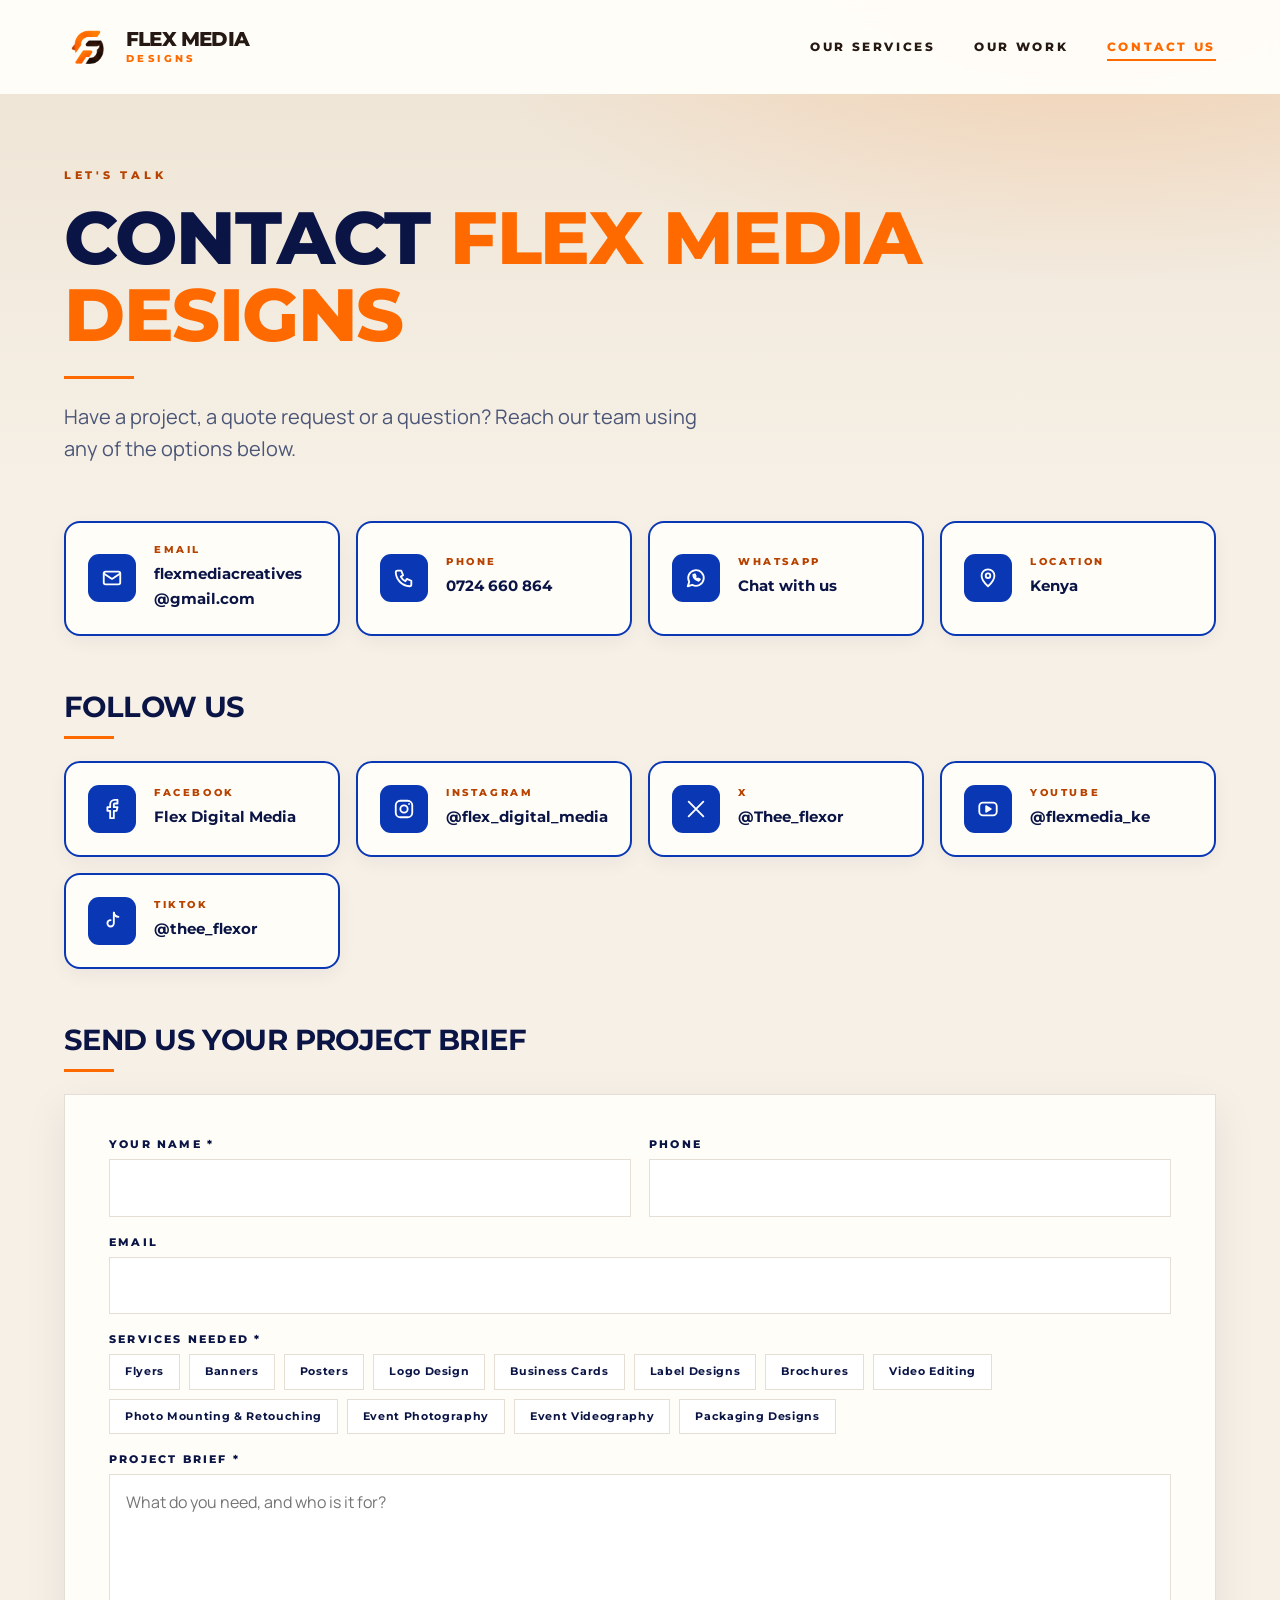
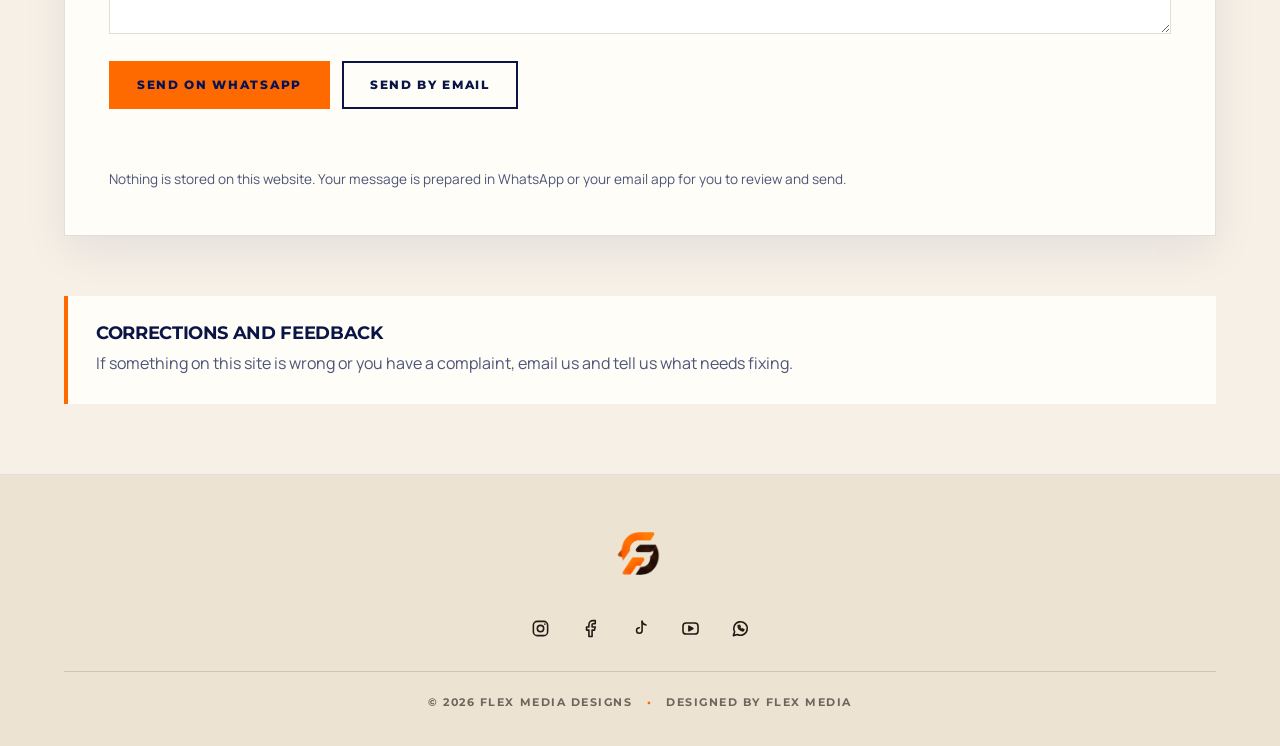
<file: contact-us.html>
<!doctype html>
<html lang="en"><head><meta charset="utf-8"><meta name="viewport" content="width=device-width,initial-scale=1"><meta name="theme-color" content="#061456">
<title>Contact Us — FLEX MEDIA DESIGNS</title><meta name="description" content="Contact FLEX MEDIA DESIGNS by email, phone or WhatsApp, or send your project brief and get a quote."><meta property="og:title" content="Contact Us — FLEX MEDIA DESIGNS"><meta property="og:description" content="Contact FLEX MEDIA DESIGNS by email, phone or WhatsApp, or send your project brief and get a quote."><meta property="og:type" content="website">
<link rel="icon" href="assets/images/flex-media-logo.webp" type="image/webp">
<link rel="preconnect" href="https://fonts.googleapis.com"><link rel="preconnect" href="https://fonts.gstatic.com" crossorigin>
<link href="https://fonts.googleapis.com/css2?family=Manrope:wght@300;400;600;700&family=Montserrat:wght@300;500;600;700;800;900&display=swap" rel="stylesheet">
<link rel="stylesheet" href="css/site.css"></head><body>
<header class="site-header"><a class="brand" href="index.html" aria-label="FLEX MEDIA DESIGNS home"><img src="assets/images/flex-media-logo.webp" alt="" width="50" height="50"><span class="brand-name">Flex Media<b>Designs</b></span></a>
<button class="burger" aria-label="Menu" aria-expanded="false"><span></span><span></span><span></span></button><nav class="nav" aria-label="Main"><a href="our-services.html">Our Services</a><a href="our-work.html">Our Work</a><a href="contact-us.html" class=on>Contact Us</a></nav></header>
<main><section class="page-hero tight"><span class="eyebrow">Let's talk</span><h1>Contact <em style="font-style:normal;color:var(--orange)">Flex Media Designs</em></h1><p>Have a project, a quote request or a question? Reach our team using any of the options below.</p></section>
<section class="section"><div class="cwrap"><div class="cgrid"><a class="card" href="mailto:flexmediacreatives@gmail.com"><span class="ic"><svg viewBox="0 0 24 24" fill="none" stroke="currentColor" stroke-width="2" stroke-linecap="round" stroke-linejoin="round"><rect x="3" y="5" width="18" height="14" rx="2"/><path d="M3 7l9 6 9-6"/></svg></span><div><small>Email</small><b>flexmediacreatives@gmail.com</b></div></a><a class="card" href="tel:+254724660864"><span class="ic"><svg viewBox="0 0 24 24" fill="none" stroke="currentColor" stroke-width="2" stroke-linecap="round" stroke-linejoin="round"><path d="M5 4h4l2 5-2.5 1.5a11 11 0 0 0 5 5L15 13l5 2v4a2 2 0 0 1-2 2A16 16 0 0 1 3 6a2 2 0 0 1 2-2z"/></svg></span><div><small>Phone</small><b>0724 660 864</b></div></a><a class="card" href="https://wa.me/254724660864" target="_blank" rel="noopener noreferrer"><span class="ic"><svg viewBox="0 0 24 24" fill="none" stroke="currentColor" stroke-width="2" stroke-linecap="round" stroke-linejoin="round"><path d="M3 21l1.6-4.8A8.5 8.5 0 1 1 8 19.5z"/><path d="M9 8.5c0 3 2.5 5.5 6 6.5l1.3-1.5-2-1-1 .8c-1-.4-2-1.4-2.4-2.4l.8-1-1-2z"/></svg></span><div><small>WhatsApp</small><b>Chat with us</b></div></a><div class="card"><span class="ic"><svg viewBox="0 0 24 24" fill="none" stroke="currentColor" stroke-width="2" stroke-linecap="round" stroke-linejoin="round"><path d="M12 21s7-6.2 7-11.5A7 7 0 0 0 5 9.5C5 14.8 12 21 12 21z"/><circle cx="12" cy="9.5" r="2.5"/></svg></span><div><small>Location</small><b>Kenya</b></div></div></div>
<h2 class="sub">Follow us</h2><div class="cgrid"><a class="card" href="https://www.facebook.com/share/1G5sG8GXUS/" target="_blank" rel="noopener noreferrer"><span class="ic"><svg viewBox="0 0 24 24" fill="none" stroke="currentColor" stroke-width="2" stroke-linecap="round" stroke-linejoin="round"><path d="M18 2h-3a5 5 0 0 0-5 5v3H7v4h3v8h4v-8h3l1-4h-4V7a1 1 0 0 1 1-1h3z"/></svg></span><div><small>Facebook</small><b>Flex Digital Media</b></div></a><a class="card" href="https://www.instagram.com/flex_digital_media/" target="_blank" rel="noopener noreferrer"><span class="ic"><svg viewBox="0 0 24 24" fill="none" stroke="currentColor" stroke-width="2" stroke-linecap="round" stroke-linejoin="round"><rect x="3" y="3" width="18" height="18" rx="5"/><circle cx="12" cy="12" r="4"/><circle cx="17.5" cy="6.5" r="1" fill="currentColor" stroke="none"/></svg></span><div><small>Instagram</small><b>@flex_digital_media</b></div></a><a class="card" href="https://x.com/Thee_flexor" target="_blank" rel="noopener noreferrer"><span class="ic"><svg viewBox="0 0 24 24" fill="none" stroke="currentColor" stroke-width="2" stroke-linecap="round" stroke-linejoin="round"><path d="M4 4l16 16M20 4L4 20"/></svg></span><div><small>X</small><b>@Thee_flexor</b></div></a><a class="card" href="https://youtube.com/@flexmedia_ke" target="_blank" rel="noopener noreferrer"><span class="ic"><svg viewBox="0 0 24 24" fill="none" stroke="currentColor" stroke-width="2" stroke-linecap="round" stroke-linejoin="round"><rect x="2.5" y="5" width="19" height="14" rx="4"/><path d="M10 9l5 3-5 3z" fill="currentColor"/></svg></span><div><small>YouTube</small><b>@flexmedia_ke</b></div></a><a class="card" href="https://www.tiktok.com/@thee_flexor" target="_blank" rel="noopener noreferrer"><span class="ic"><svg viewBox="0 0 24 24" fill="none" stroke="currentColor" stroke-width="2" stroke-linecap="round" stroke-linejoin="round"><path d="M14 3v11.5a3.5 3.5 0 1 1-3.5-3.5"/><path d="M14 3c.4 2.6 2.1 4.2 5 4.5"/></svg></span><div><small>TikTok</small><b>@thee_flexor</b></div></a></div>
<h2 class="sub">Send us your project brief</h2>
<form class="form" id="contact-form" novalidate><div class="two"><div><label class="l" for="name">Your name *</label><input id="name" name="name" type="text" autocomplete="name" required></div><div><label class="l" for="phone">Phone</label><input id="phone" name="phone" type="tel" autocomplete="tel"></div></div>
<div><label class="l" for="email">Email</label><input id="email" name="email" type="email" autocomplete="email"></div>
<div><span class="l">Services needed *</span><div class="sv"><label><input type="checkbox" name="svc" value="Flyers"><span>Flyers</span></label><label><input type="checkbox" name="svc" value="Banners"><span>Banners</span></label><label><input type="checkbox" name="svc" value="Posters"><span>Posters</span></label><label><input type="checkbox" name="svc" value="Logo Design"><span>Logo Design</span></label><label><input type="checkbox" name="svc" value="Business Cards"><span>Business Cards</span></label><label><input type="checkbox" name="svc" value="Label Designs"><span>Label Designs</span></label><label><input type="checkbox" name="svc" value="Brochures"><span>Brochures</span></label><label><input type="checkbox" name="svc" value="Video Editing"><span>Video Editing</span></label><label><input type="checkbox" name="svc" value="Photo Mounting & Retouching"><span>Photo Mounting & Retouching</span></label><label><input type="checkbox" name="svc" value="Event Photography"><span>Event Photography</span></label><label><input type="checkbox" name="svc" value="Event Videography"><span>Event Videography</span></label><label><input type="checkbox" name="svc" value="Packaging Designs"><span>Packaging Designs</span></label></div></div>
<div><label class="l" for="message">Project brief *</label><textarea id="message" name="message" rows="5" placeholder="What do you need, and who is it for?" required></textarea></div>
<div class="actions"><button class="btn" type="submit">Send on WhatsApp</button><button class="btn ghost" type="button" id="mail">Send by Email</button></div><p class="status" id="status" role="alert"></p><p class="note">Nothing is stored on this website. Your message is prepared in WhatsApp or your email app for you to review and send.</p></form>
<div class="corr"><h2>Corrections and feedback</h2><p>If something on this site is wrong or you have a complaint, email us and tell us what needs fixing.</p></div></div></section></main>
<footer class="site-footer"><a class="brand" href="index.html" aria-label="FLEX MEDIA DESIGNS home"><img src="assets/images/flex-media-logo.webp" alt="" width="50" height="50"></a><div class="socials"><a href="https://www.instagram.com/salasia769/" target="_blank" rel="noopener noreferrer" aria-label="Instagram"><svg viewBox="0 0 24 24" fill="none" stroke="currentColor" stroke-width="2" stroke-linecap="round" stroke-linejoin="round"><rect x="3" y="3" width="18" height="18" rx="5"/><circle cx="12" cy="12" r="4"/><circle cx="17.5" cy="6.5" r="1" fill="currentColor" stroke="none"/></svg></a><a href="https://www.facebook.com/share/1G5sG8GXUS/" target="_blank" rel="noopener noreferrer" aria-label="Facebook"><svg viewBox="0 0 24 24" fill="none" stroke="currentColor" stroke-width="2" stroke-linecap="round" stroke-linejoin="round"><path d="M18 2h-3a5 5 0 0 0-5 5v3H7v4h3v8h4v-8h3l1-4h-4V7a1 1 0 0 1 1-1h3z"/></svg></a><a href="https://www.tiktok.com/@thee_flexor" target="_blank" rel="noopener noreferrer" aria-label="TikTok"><svg viewBox="0 0 24 24" fill="none" stroke="currentColor" stroke-width="2" stroke-linecap="round" stroke-linejoin="round"><path d="M14 3v11.5a3.5 3.5 0 1 1-3.5-3.5"/><path d="M14 3c.4 2.6 2.1 4.2 5 4.5"/></svg></a><a href="https://youtube.com/@flexmedia_ke" target="_blank" rel="noopener noreferrer" aria-label="YouTube"><svg viewBox="0 0 24 24" fill="none" stroke="currentColor" stroke-width="2" stroke-linecap="round" stroke-linejoin="round"><rect x="2.5" y="5" width="19" height="14" rx="4"/><path d="M10 9l5 3-5 3z" fill="currentColor"/></svg></a><a href="https://wa.me/254724660864" target="_blank" rel="noopener noreferrer" aria-label="WhatsApp"><svg viewBox="0 0 24 24" fill="none" stroke="currentColor" stroke-width="2" stroke-linecap="round" stroke-linejoin="round"><path d="M3 21l1.6-4.8A8.5 8.5 0 1 1 8 19.5z"/><path d="M9 8.5c0 3 2.5 5.5 6 6.5l1.3-1.5-2-1-1 .8c-1-.4-2-1.4-2.4-2.4l.8-1-1-2z"/></svg></a></div>
<div class="fb"><span>© <span id="yr"></span> FLEX MEDIA DESIGNS</span><span>Designed By FLEX MEDIA</span></div></footer>
<script src="js/work-config.js"></script><script src="js/hero-config.js"></script><script src="js/site.js"></script></body></html>
</file>
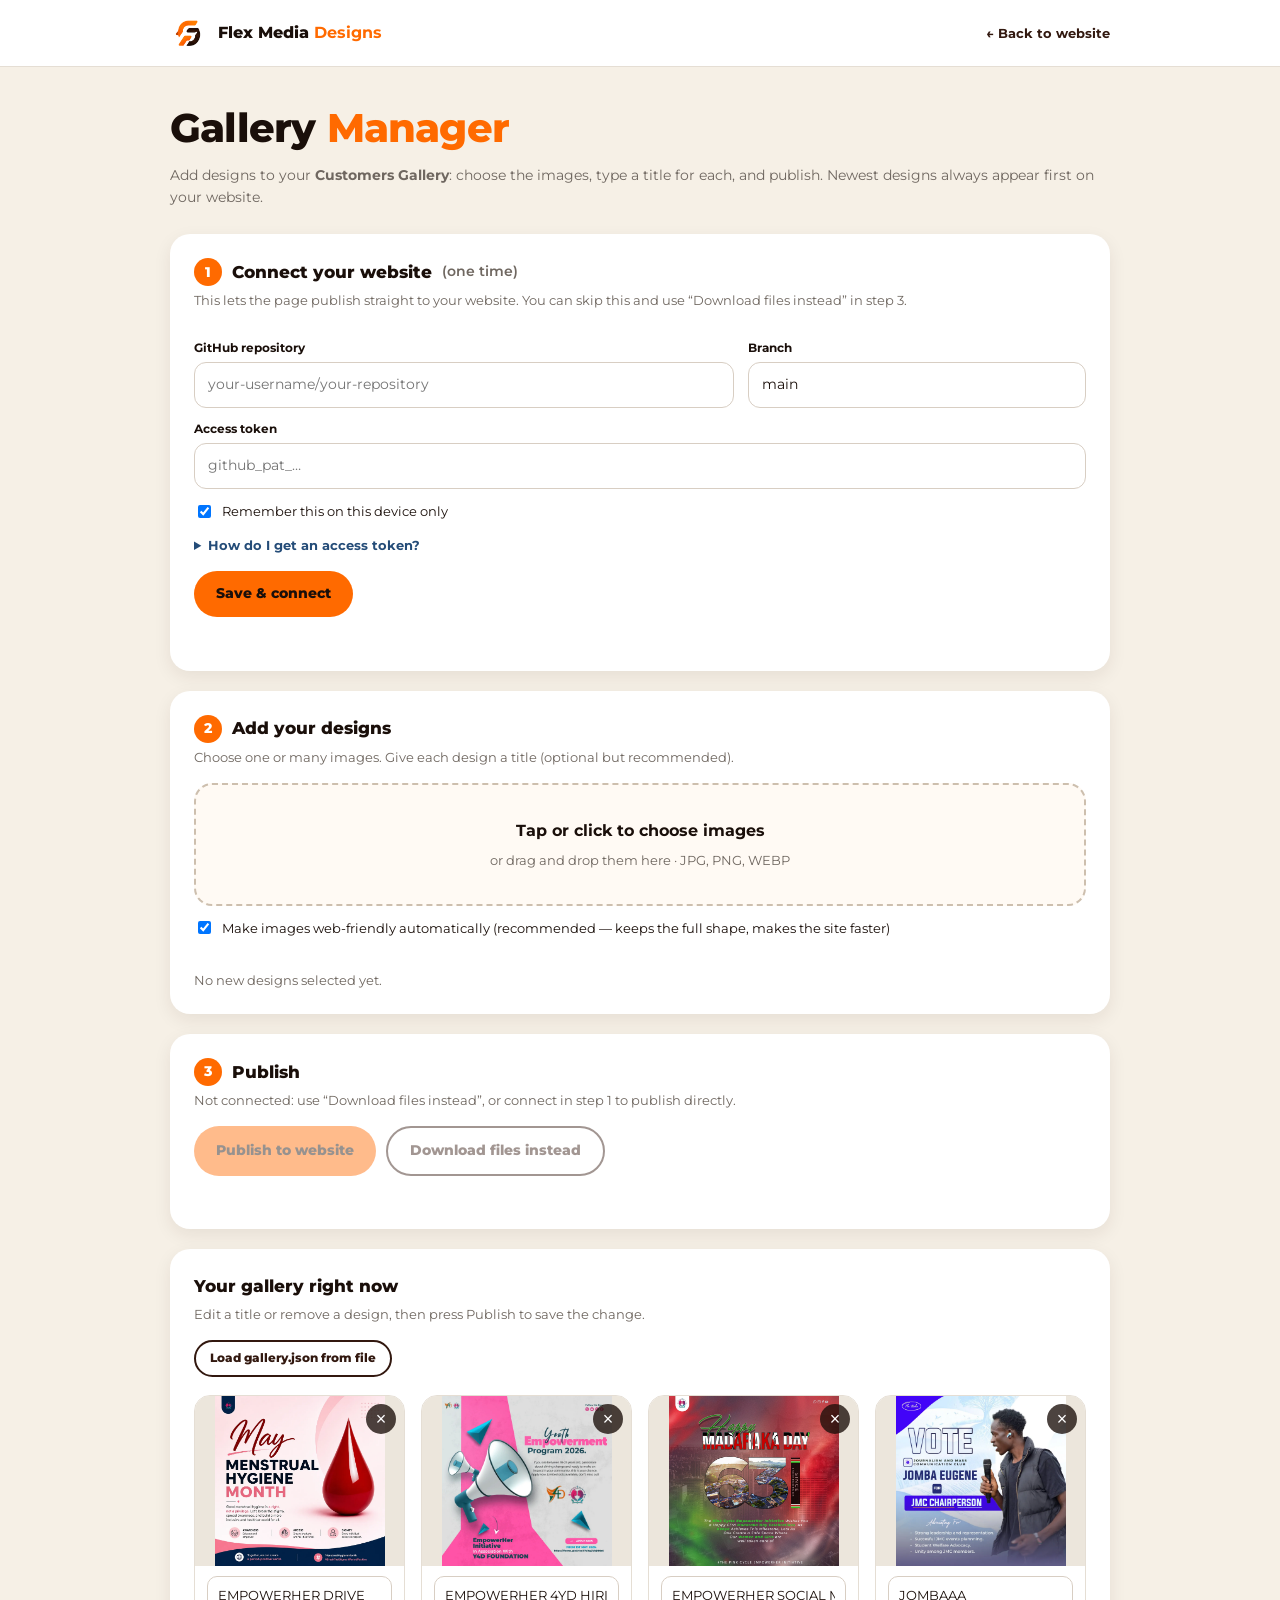
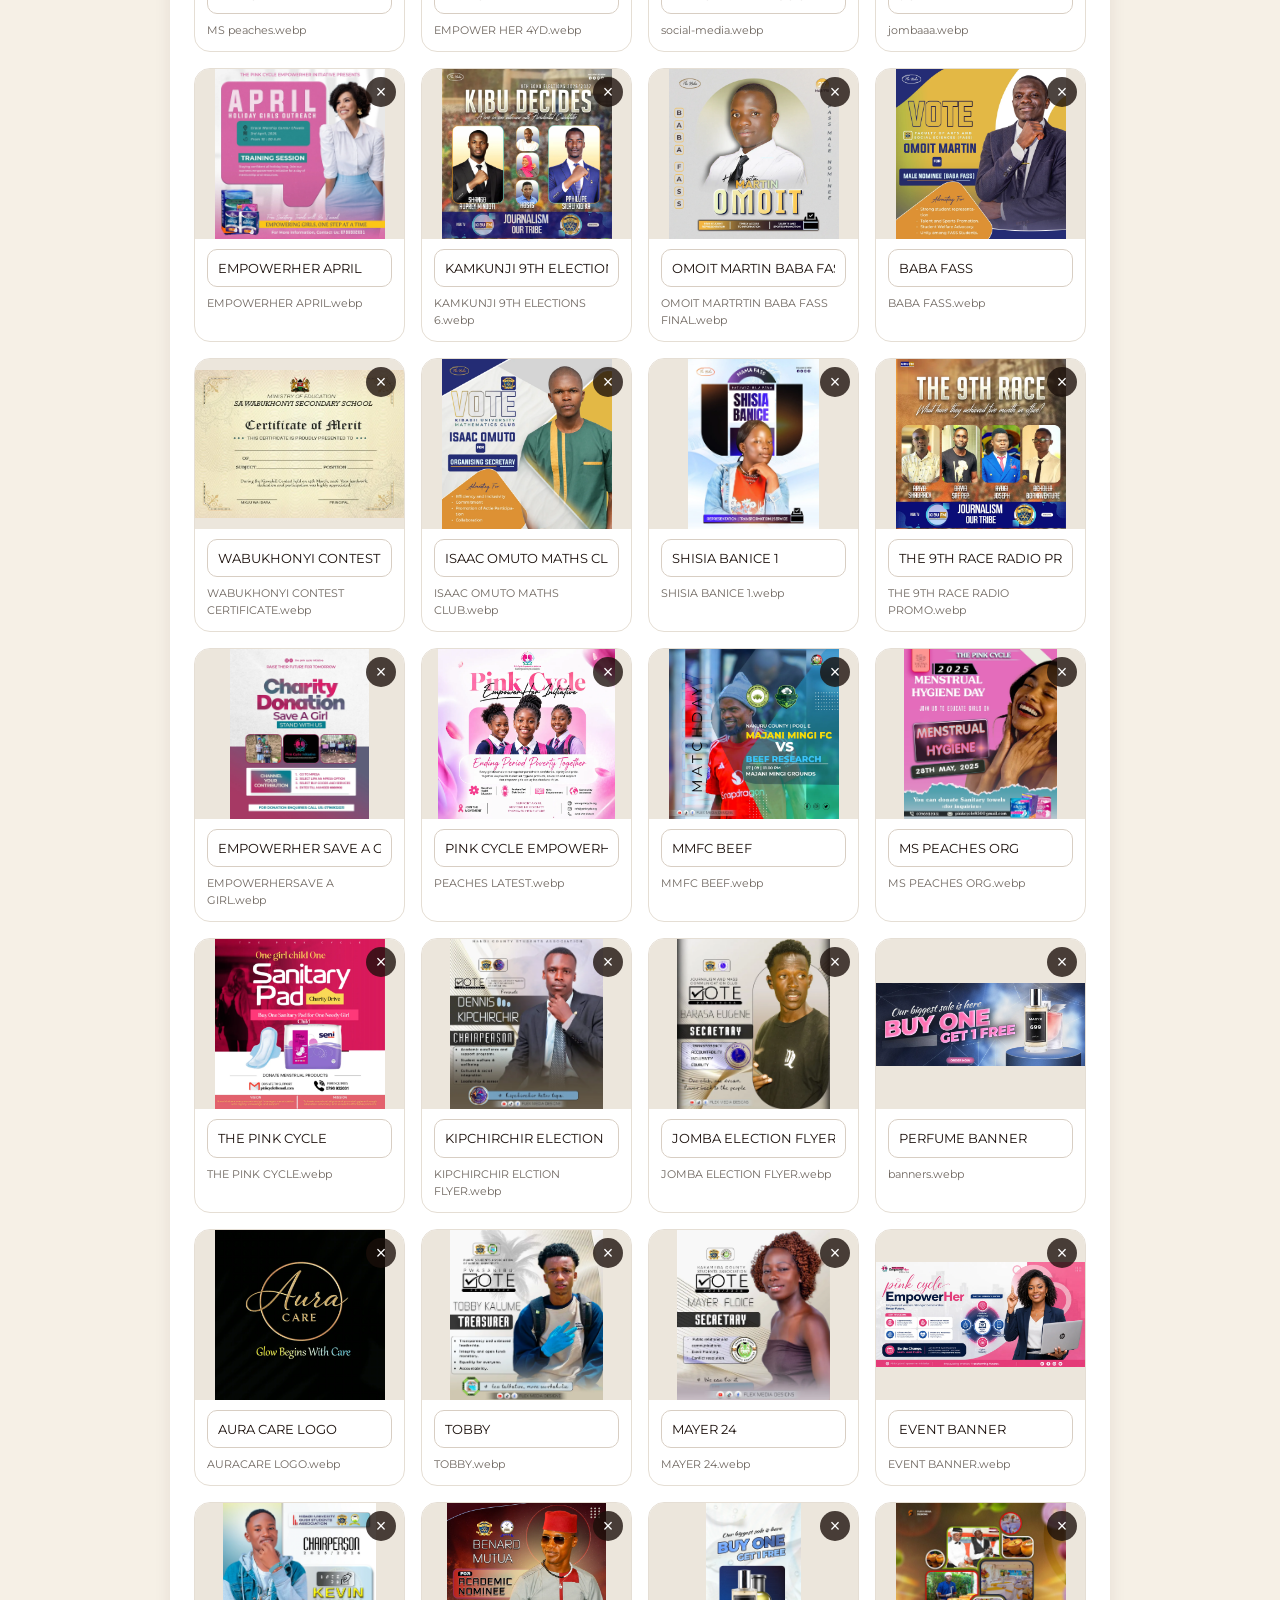
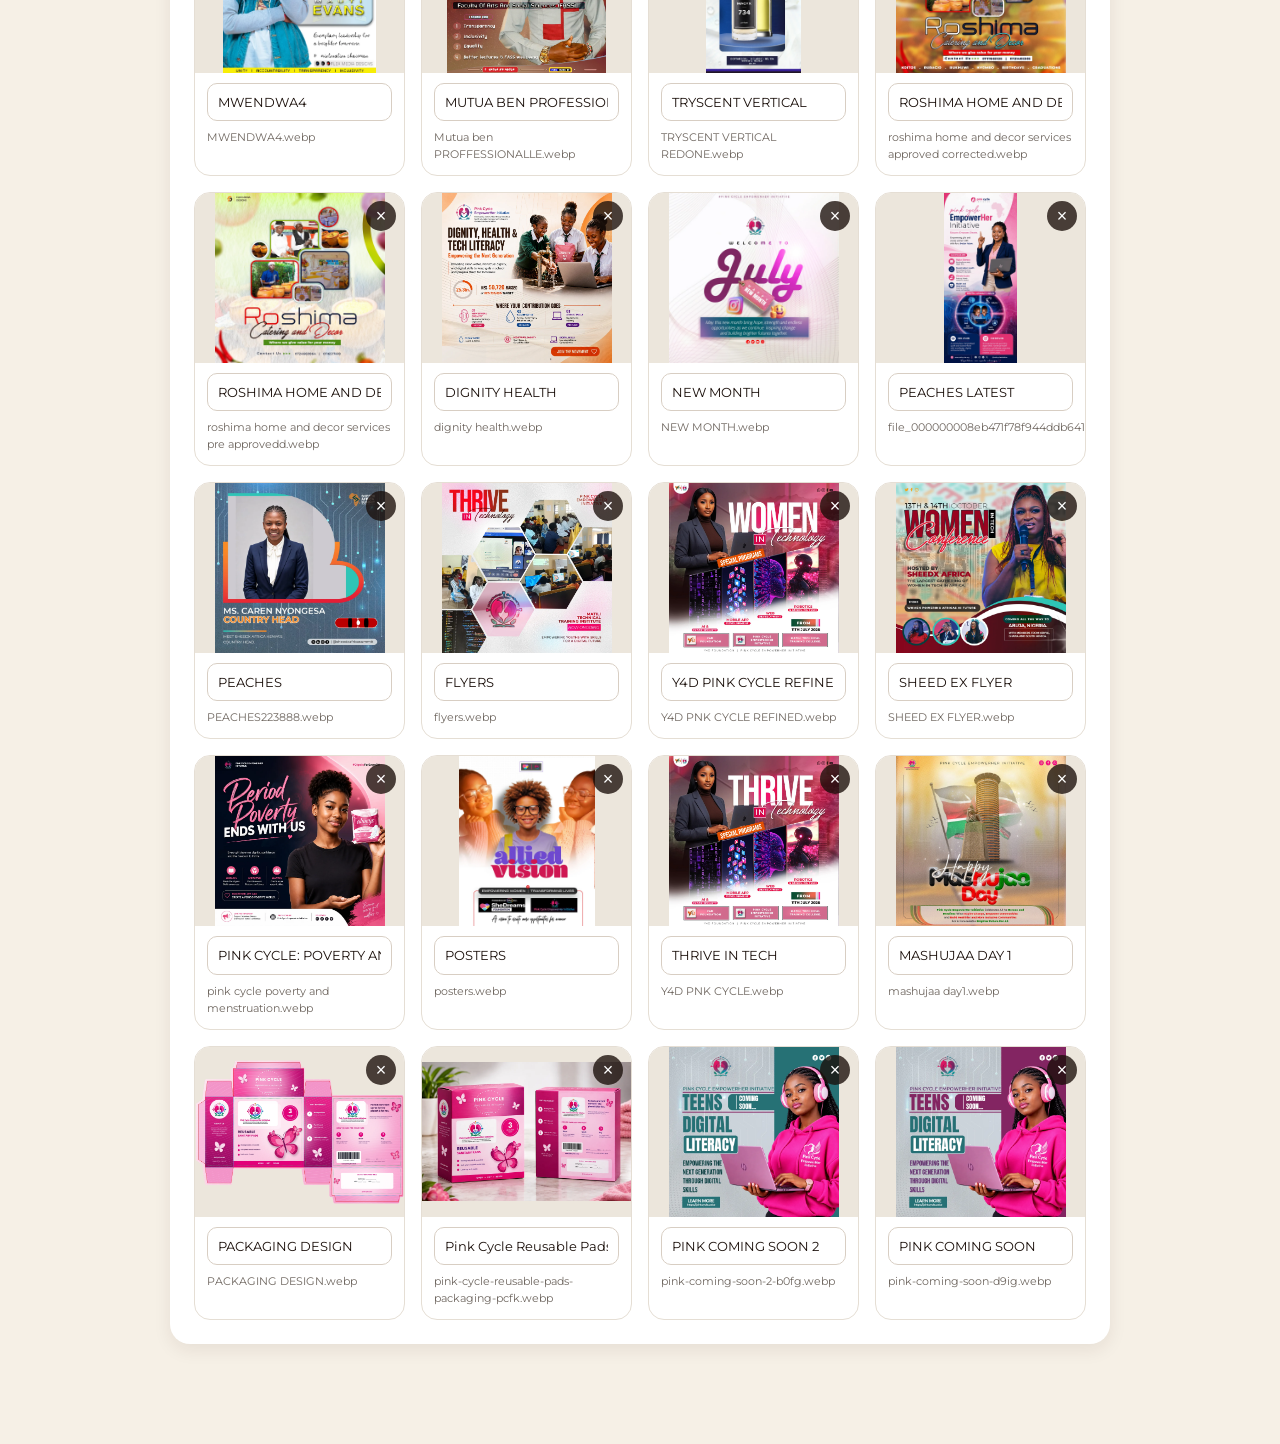
<file: gallery-manager.html>
<!doctype html>
<html lang="en">
<head>
<meta charset="utf-8">
<meta name="viewport" content="width=device-width, initial-scale=1">
<meta name="robots" content="noindex, nofollow">
<title>Gallery Manager — FLEX MEDIA DESIGNS</title>
<link rel="icon" href="assets/images/flex-media-logo.webp">
<link rel="preconnect" href="https://fonts.googleapis.com"><link rel="preconnect" href="https://fonts.gstatic.com" crossorigin>
<link rel="stylesheet" href="https://fonts.googleapis.com/css2?family=Montserrat:wght@500;600;700;800&display=swap">
<style>
  :root { --orange:#ff6a00; --brown:#32180f; --cream:#f6f0e6; --blue:#b9cfe3; --ink:#1a0f0a; --muted:#6f6760; --line:#e5ded4; }
  * { box-sizing: border-box; }
  body { margin:0; background:var(--cream); color:var(--ink); font-family:'Montserrat','Segoe UI',Arial,sans-serif; line-height:1.55; }
  header { background:#fff; border-bottom:1px solid var(--line); }
  .bar { max-width:980px; margin:0 auto; padding:14px 20px; display:flex; align-items:center; justify-content:space-between; gap:16px; }
  .brand { display:flex; align-items:center; gap:10px; text-decoration:none; color:var(--ink); font-weight:800; }
  .brand img { width:38px; height:38px; object-fit:contain; }
  .brand b { color:var(--orange); }
  .back { font-size:13px; font-weight:700; color:var(--brown); text-decoration:none; }
  .back:hover { color:var(--orange); }
  main { max-width:980px; margin:0 auto; padding:30px 20px 80px; }
  h1 { font-size:clamp(28px,4vw,40px); font-weight:800; margin:0 0 6px; letter-spacing:-.02em; }
  h1 span { color:var(--orange); }
  .lead { color:var(--muted); margin:0 0 26px; font-size:14px; }
  .card { background:#fff; border-radius:20px; padding:24px; margin-bottom:20px; box-shadow:0 6px 18px rgba(50,24,15,.08); }
  .card h2 { font-size:17px; font-weight:800; margin:0 0 4px; display:flex; align-items:center; gap:10px; }
  .num { width:28px; height:28px; border-radius:50%; background:var(--orange); color:#fff; display:inline-flex; align-items:center; justify-content:center; font-size:14px; flex:none; }
  .hint { color:var(--muted); font-size:13px; margin:0 0 16px; }
  label.f { display:block; font-size:12px; font-weight:700; margin:12px 0 5px; }
  input[type=text], input[type=password] { width:100%; border:1px solid #d8cec3; border-radius:12px; padding:11px 13px; font:inherit; font-size:14px; background:#fff; color:var(--ink); }
  input:focus-visible, button:focus-visible, summary:focus-visible, .drop:focus-within { outline:3px solid #244c78; outline-offset:2px; }
  .row { display:grid; grid-template-columns:1.6fr 1fr; gap:14px; }
  .btn { border:0; border-radius:999px; padding:12px 22px; font:inherit; font-weight:800; font-size:14px; cursor:pointer; background:var(--orange); color:var(--ink); transition:transform .15s, background .15s; }
  .btn:hover:not(:disabled) { transform:translateY(-1px); background:#ff7f26; }
  .btn:disabled { opacity:.45; cursor:not-allowed; }
  .btn.alt { background:transparent; border:2px solid var(--brown); color:var(--brown); }
  .btn.small { padding:7px 14px; font-size:12px; }
  .btns { display:flex; flex-wrap:wrap; gap:10px; margin-top:16px; }
  .status { margin:14px 0 0; font-size:13px; font-weight:600; min-height:1.2em; }
  .status.ok { color:#17643a; } .status.err { color:#a83220; } .status.info { color:#244c78; }
  details { margin-top:14px; font-size:13px; } summary { cursor:pointer; font-weight:700; color:#244c78; }
  details ol { padding-left:20px; margin:10px 0 0; } details li { margin-bottom:6px; }
  code { background:var(--cream); padding:1px 6px; border-radius:6px; font-size:12px; }
  .check { display:flex; gap:8px; align-items:center; font-size:13px; margin-top:12px; }
  .drop { display:flex; flex-direction:column; align-items:center; justify-content:center; text-align:center; gap:6px; border:2px dashed #cdbfae; border-radius:18px; padding:34px 16px; cursor:pointer; background:#fffaf4; transition:background .2s, border-color .2s; }
  .drop.over, .drop:hover { background:#fff1e3; border-color:var(--orange); }
  .drop strong { font-size:16px; } .drop span { color:var(--muted); font-size:13px; }
  .drop input { position:absolute; width:1px; height:1px; opacity:0; }
  .grid { display:grid; grid-template-columns:repeat(auto-fill,minmax(210px,1fr)); gap:16px; margin-top:18px; }
  .item { border:1px solid var(--line); border-radius:16px; overflow:hidden; background:#fff; display:flex; flex-direction:column; }
  .thumb { background:#ece6dc; height:170px; overflow:hidden; display:flex; align-items:center; justify-content:center; position:relative; }
  .thumb img { width:100%; height:100%; object-fit:contain; display:block; }
  .item .body { padding:10px 12px 12px; display:flex; flex-direction:column; gap:8px; }
  .item input[type=text] { padding:8px 10px; font-size:13px; border-radius:10px; }
  .meta { font-size:11px; color:var(--muted); }
  .x { position:absolute; top:8px; right:8px; width:30px; height:30px; border:0; border-radius:50%; background:rgba(26,15,10,.78); color:#fff; font-size:18px; line-height:1; cursor:pointer; }
  .x:hover { background:#a83220; }
  .tag { position:absolute; left:8px; top:8px; background:var(--orange); color:var(--ink); font-size:10px; font-weight:800; padding:3px 9px; border-radius:999px; }
  .empty { color:var(--muted); font-size:13px; margin:14px 0 0; }
  .prog { height:8px; border-radius:99px; background:var(--cream); overflow:hidden; margin-top:12px; display:none; }
  .prog i { display:block; height:100%; width:0; background:var(--orange); transition:width .25s; }
  @media (max-width:640px) { .row { grid-template-columns:1fr; } .card { padding:18px; } }
</style>
</head>
<body>
<header><div class="bar">
  <a class="brand" href="index.html"><img src="assets/images/flex-media-logo.webp" alt=""><span>Flex Media <b>Designs</b></span></a>
  <a class="back" href="index.html">← Back to website</a>
</div></header>

<main>
  <h1>Gallery <span>Manager</span></h1>
  <p class="lead">Add designs to your <strong>Customers Gallery</strong>: choose the images, type a title for each, and publish. Newest designs always appear first on your website.</p>

  <!-- 1. CONNECT -->
  <section class="card" id="connect-card">
    <h2><span class="num">1</span> Connect your website <small style="font-weight:600;color:var(--muted)">(one time)</small></h2>
    <p class="hint" id="connect-hint">This lets the page publish straight to your website. You can skip this and use “Download files instead” in step 3.</p>
    <div id="connect-form">
      <div class="row">
        <div><label class="f" for="repo">GitHub repository</label><input id="repo" type="text" placeholder="your-username/your-repository" autocomplete="off" spellcheck="false"></div>
        <div><label class="f" for="branch">Branch</label><input id="branch" type="text" value="main" autocomplete="off" spellcheck="false"></div>
      </div>
      <label class="f" for="token">Access token</label>
      <input id="token" type="password" placeholder="github_pat_…" autocomplete="off" spellcheck="false">
      <label class="check"><input type="checkbox" id="remember" checked> Remember this on this device only</label>
      <details>
        <summary>How do I get an access token?</summary>
        <ol>
          <li>Sign in at <b>github.com</b> → click your picture → <b>Settings</b> → <b>Developer settings</b> → <b>Personal access tokens</b> → <b>Fine-grained tokens</b> → <b>Generate new token</b>.</li>
          <li>Give it a name (e.g. “Gallery Manager”) and choose an expiry date.</li>
          <li>Under <b>Repository access</b> choose <b>Only select repositories</b> and pick your website’s repository.</li>
          <li>Under <b>Permissions → Repository permissions</b> set <b>Contents</b> to <b>Read and write</b>.</li>
          <li>Click <b>Generate token</b>, copy it, and paste it above. Keep it private — it works like a password for that one repository.</li>
        </ol>
      </details>
      <div class="btns"><button class="btn" id="connect-btn" type="button">Save &amp; connect</button></div>
    </div>
    <div id="connected-box" hidden>
      <p class="status ok" style="margin:0">✓ Connected to <b id="connected-repo"></b></p>
      <div class="btns"><button class="btn alt small" id="disconnect-btn" type="button">Disconnect</button></div>
    </div>
    <p class="status" id="connect-status" role="status" aria-live="polite"></p>
  </section>

  <!-- 2. ADD -->
  <section class="card">
    <h2><span class="num">2</span> Add your designs</h2>
    <p class="hint">Choose one or many images. Give each design a title (optional but recommended).</p>
    <label class="drop" id="drop">
      <input type="file" id="files" accept="image/*" multiple>
      <strong>Tap or click to choose images</strong>
      <span>or drag and drop them here · JPG, PNG, WEBP</span>
    </label>
    <label class="check"><input type="checkbox" id="optimise" checked> Make images web-friendly automatically (recommended — keeps the full shape, makes the site faster)</label>
    <div class="grid" id="pending-grid"></div>
    <p class="empty" id="pending-empty">No new designs selected yet.</p>
  </section>

  <!-- 3. PUBLISH -->
  <section class="card">
    <h2><span class="num">3</span> Publish</h2>
    <p class="hint" id="publish-hint">Publishing adds the new designs to the top of your Customers Gallery.</p>
    <div class="btns">
      <button class="btn" id="publish-btn" type="button" disabled>Publish to website</button>
      <button class="btn alt" id="zip-btn" type="button" disabled>Download files instead</button>
    </div>
    <div class="prog" id="prog"><i></i></div>
    <p class="status" id="publish-status" role="status" aria-live="polite"></p>
    <details id="zip-help" hidden>
      <summary>What do I do with the downloaded file?</summary>
      <ol>
        <li>Unzip <code>gallery-update.zip</code>. Inside is a folder <code>assets/images/gallery/</code> with your new images, and a file <code>gallery.json</code>.</li>
        <li>Copy them into your website project in the same places (replace the old <code>gallery.json</code>).</li>
        <li>Upload / deploy your project as usual.</li>
      </ol>
    </details>
  </section>

  <!-- CURRENT GALLERY -->
  <section class="card">
    <h2>Your gallery right now</h2>
    <p class="hint" id="existing-hint">Edit a title or remove a design, then press Publish to save the change.</p>
    <div class="btns" style="margin-top:0">
      <label class="btn alt small" style="display:inline-block">Load gallery.json from file<input type="file" id="json-file" accept=".json,application/json" hidden></label>
    </div>
    <div class="grid" id="existing-grid"></div>
    <p class="empty" id="existing-empty">Nothing in the gallery yet.</p>
  </section>
</main>

<script>
(() => {
  'use strict';
  const FOLDER = 'assets/images/gallery/';
  const KEY = 'fmd_gallery_manager';
  const $ = (s) => document.querySelector(s);
  const state = { existing: [], pending: [], dirty: false, cfg: null, existingLoaded: false, nextId: 1 };

  /* ---------- helpers ---------- */
  const setStatus = (el, msg, kind) => { el.textContent = msg || ''; el.className = 'status' + (kind ? ' ' + kind : ''); };
  const slug = (t) => String(t || '').toLowerCase().normalize('NFKD').replace(/[^a-z0-9]+/g, '-').replace(/^-+|-+$/g, '').slice(0, 40) || 'design';
  const stamp = () => { const d = new Date(), p = (n, l = 2) => String(n).padStart(l, '0'); return d.getFullYear() + p(d.getMonth() + 1) + p(d.getDate()) + p(d.getHours()) + p(d.getMinutes()) + p(d.getSeconds()); };
  const kb = (n) => n > 1048576 ? (n / 1048576).toFixed(1) + ' MB' : Math.max(1, Math.round(n / 1024)) + ' KB';
  const toSrc = (v) => { v = String(v || '').trim(); if (!v) return ''; if (/^https?:\/\//i.test(v)) return v; v = v.replace(/^\/+/, ''); return v.includes('/') ? v : FOLDER + v; };
  const utf8ToB64 = (str) => { const b = new TextEncoder().encode(str); let s = ''; b.forEach((c) => { s += String.fromCharCode(c); }); return btoa(s); };
  const b64ToUtf8 = (b64) => { const bin = atob(b64.replace(/\s/g, '')); const a = new Uint8Array(bin.length); for (let i = 0; i < bin.length; i++) a[i] = bin.charCodeAt(i); return new TextDecoder().decode(a); };
  const blobToB64 = (blob) => new Promise((res, rej) => { const r = new FileReader(); r.onload = () => res(String(r.result).split(',')[1]); r.onerror = rej; r.readAsDataURL(blob); });
  const blobToBytes = async (blob) => new Uint8Array(await blob.arrayBuffer());

  const normaliseList = (data) => (Array.isArray(data && data.images) ? data.images : []).map((e) => {
    const o = typeof e === 'string' ? { src: e } : (e || {});
    const out = { src: String(o.src || o.image || '').trim(), title: String(o.title || '').trim() };
    if (o.date) out.date = o.date;
    return out;
  }).filter((e) => e.src);

  /* ---------- saved connection ---------- */
  const loadCfg = () => { try { return JSON.parse(localStorage.getItem(KEY) || 'null'); } catch (e) { return null; } };
  const saveCfg = (c) => { try { localStorage.setItem(KEY, JSON.stringify(c)); } catch (e) { /* ignore */ } };
  const clearCfg = () => { try { localStorage.removeItem(KEY); } catch (e) { /* ignore */ } };

  /* ---------- GitHub ---------- */
  async function gh(path, { method = 'GET', body, query = '' } = {}) {
    const c = state.cfg;
    const res = await fetch('https://api.github.com/repos/' + c.repo + '/contents/' + path.split('/').map(encodeURIComponent).join('/') + query, {
      method, cache: 'no-store',
      headers: { Authorization: 'Bearer ' + c.token, Accept: 'application/vnd.github+json', 'X-GitHub-Api-Version': '2022-11-28' },
      body: body ? JSON.stringify(body) : undefined
    });
    if (res.ok) return res.json();
    let detail = ''; try { detail = (await res.json()).message || ''; } catch (e) { /* ignore */ }
    const err = new Error(detail || ('GitHub error ' + res.status)); err.status = res.status; throw err;
  }
  const explain = (e) => {
    if (e.status === 401) return 'GitHub did not accept the token. Check it was copied fully and has not expired.';
    if (e.status === 403) return 'The token is not allowed to change this repository. Make sure it has “Contents: Read and write”.';
    if (e.status === 404) return 'Repository or branch not found. Check the repository name (owner/name) and branch, and that the token can access it.';
    if (e.status === 409 || e.status === 422) return 'The website changed while publishing. Please press Publish again.';
    return e.message || 'Something went wrong.';
  };

  async function loadExisting() {
    const hint = $('#existing-hint');
    try {
      let data;
      if (state.cfg) {
        try { const f = await gh('gallery.json', { query: '?ref=' + encodeURIComponent(state.cfg.branch) }); data = JSON.parse(b64ToUtf8(f.content)); }
        catch (e) { if (e.status === 404) data = { images: [] }; else throw e; }
      } else {
        const r = await fetch('gallery.json', { cache: 'no-store' });
        if (!r.ok) throw new Error('not found'); data = await r.json();
      }
      state.existing = normaliseList(data); state.existingLoaded = true; state.dirty = false;
      hint.textContent = 'Edit a title or remove a design, then press Publish to save the change.';
    } catch (e) {
      state.existing = []; state.existingLoaded = false;
      hint.textContent = state.cfg ? ('Could not load the current gallery: ' + explain(e)) : 'Could not load your current gallery from here. Connect in step 1, or use “Load gallery.json from file” so existing designs are kept.';
    }
    renderExisting(); refreshButtons();
  }

  /* ---------- rendering ---------- */
  function renderPending() {
    const g = $('#pending-grid'); g.textContent = '';
    state.pending.forEach((p) => {
      const card = document.createElement('div'); card.className = 'item';
      const th = document.createElement('div'); th.className = 'thumb';
      const img = document.createElement('img'); img.src = p.url; img.alt = '';
      const tag = document.createElement('span'); tag.className = 'tag'; tag.textContent = 'NEW';
      const x = document.createElement('button'); x.type = 'button'; x.className = 'x'; x.setAttribute('aria-label', 'Remove this image'); x.textContent = '×';
      x.addEventListener('click', () => { URL.revokeObjectURL(p.url); state.pending = state.pending.filter((q) => q.id !== p.id); renderPending(); refreshButtons(); });
      th.append(img, tag, x);
      const body = document.createElement('div'); body.className = 'body';
      const inp = document.createElement('input'); inp.type = 'text'; inp.placeholder = 'Title of this design'; inp.maxLength = 120; inp.value = p.title; inp.setAttribute('aria-label', 'Title for ' + p.file.name);
      inp.addEventListener('input', () => { p.title = inp.value; });
      const meta = document.createElement('div'); meta.className = 'meta'; meta.textContent = p.file.name + ' · ' + kb(p.file.size);
      body.append(inp, meta); card.append(th, body); g.append(card);
    });
    $('#pending-empty').hidden = state.pending.length > 0;
  }

  function renderExisting() {
    const g = $('#existing-grid'); g.textContent = '';
    state.existing.forEach((e, i) => {
      const card = document.createElement('div'); card.className = 'item';
      const th = document.createElement('div'); th.className = 'thumb';
      const img = document.createElement('img'); img.src = toSrc(e.src); img.alt = ''; img.loading = 'lazy';
      const x = document.createElement('button'); x.type = 'button'; x.className = 'x'; x.setAttribute('aria-label', 'Remove from gallery'); x.textContent = '×';
      x.addEventListener('click', () => { if (confirm('Remove this design from the gallery?\n(The image file itself is not deleted.)')) { state.existing.splice(i, 1); state.dirty = true; renderExisting(); refreshButtons(); } });
      th.append(img, x);
      const body = document.createElement('div'); body.className = 'body';
      const inp = document.createElement('input'); inp.type = 'text'; inp.value = e.title; inp.placeholder = 'Title'; inp.maxLength = 120; inp.setAttribute('aria-label', 'Title');
      inp.addEventListener('input', () => { e.title = inp.value; state.dirty = true; refreshButtons(); });
      const meta = document.createElement('div'); meta.className = 'meta'; meta.textContent = e.src.split('/').pop();
      body.append(inp, meta); card.append(th, body); g.append(card);
    });
    $('#existing-empty').hidden = state.existing.length > 0;
  }

  function refreshButtons() {
    const has = state.pending.length > 0 || state.dirty;
    $('#publish-btn').disabled = !(has && state.cfg);
    $('#zip-btn').disabled = !has;
    $('#publish-hint').textContent = state.cfg
      ? 'Publishing adds the new designs to the top of your Customers Gallery.'
      : 'Not connected: use “Download files instead”, or connect in step 1 to publish directly.';
  }

  function showConnected() {
    const on = !!state.cfg;
    $('#connect-form').hidden = on; $('#connected-box').hidden = !on;
    if (on) { $('#connected-repo').textContent = state.cfg.repo + ' (' + state.cfg.branch + ')'; $('#connect-hint').textContent = 'Publishing goes straight to your website.'; }
    else $('#connect-hint').textContent = 'This lets the page publish straight to your website. You can skip this and use “Download files instead” in step 3.';
  }

  /* ---------- images ---------- */
  async function processImage(file, optimise) {
    const orig = (file.name.split('.').pop() || 'jpg').toLowerCase().replace('jpeg', 'jpg');
    const ext = ['jpg', 'png', 'webp', 'gif'].includes(orig) ? orig : 'jpg';
    if (!optimise || file.type === 'image/gif') return { blob: file, ext };
    try {
      const bmp = await createImageBitmap(file);
      const sc = Math.min(1, 1600 / Math.max(bmp.width, bmp.height));
      const w = Math.round(bmp.width * sc), h = Math.round(bmp.height * sc);
      const c = document.createElement('canvas'); c.width = w; c.height = h;
      const ctx = c.getContext('2d'); ctx.fillStyle = '#fff'; ctx.fillRect(0, 0, w, h); ctx.drawImage(bmp, 0, 0, w, h);
      const blob = await new Promise((r) => c.toBlob(r, 'image/jpeg', 0.86));
      if (blob && blob.size < file.size) return { blob, ext: 'jpg' };
    } catch (e) { /* fall back to the original */ }
    return { blob: file, ext };
  }

  function addFiles(list) {
    Array.from(list).filter((f) => /^image\//.test(f.type)).forEach((f) => {
      const base = f.name.replace(/\.[^.]+$/, '').replace(/[-_]+/g, ' ').trim();
      state.pending.push({ id: state.nextId++, file: f, title: base, url: URL.createObjectURL(f) });
    });
    renderPending(); refreshButtons();
  }

  /* Prepares new images + the final gallery.json text. */
  async function prepare(onProgress) {
    const optimise = $('#optimise').checked, now = new Date(), prepared = [], newEntries = [];
    for (let i = 0; i < state.pending.length; i++) {
      const p = state.pending[i];
      const { blob, ext } = await processImage(p.file, optimise);
      const name = slug(p.title) + '-' + stamp() + '-' + (i + 1) + '.' + ext;
      prepared.push({ name, blob, title: p.title.trim() });
      newEntries.push({ src: name, title: p.title.trim(), date: new Date(now.getTime() + i).toISOString() });
      if (onProgress) onProgress((i + 1) / (state.pending.length * 2));
    }
    const finalList = state.existing.map((e) => { const o = { src: e.src, title: e.title.trim() }; if (e.date) o.date = e.date; return o; }).concat(newEntries);
    return { prepared, json: JSON.stringify({ images: finalList }, null, 2) + '\n', finalList };
  }

  const setProg = (f) => { const p = $('#prog'); p.style.display = f == null ? 'none' : 'block'; if (f != null) p.firstElementChild.style.width = Math.round(f * 100) + '%'; };

  /* ---------- publish to GitHub (ONE commit => ONE deployment) ---------- */
  async function git(path, method, body) {
    const res = await fetch('https://api.github.com/repos/' + state.cfg.repo + '/git/' + path, {
      method, cache: 'no-store',
      headers: { Authorization: 'Bearer ' + state.cfg.token, Accept: 'application/vnd.github+json', 'X-GitHub-Api-Version': '2022-11-28', 'Content-Type': 'application/json' },
      body: body ? JSON.stringify(body) : undefined
    });
    if (res.ok) return res.json();
    let detail = ''; try { detail = (await res.json()).message || ''; } catch (e) { /* ignore */ }
    const err = new Error(detail || ('GitHub error ' + res.status)); err.status = res.status; throw err;
  }

  async function publish() {
    const st = $('#publish-status'), btn = $('#publish-btn'), zbtn = $('#zip-btn');
    btn.disabled = zbtn.disabled = true; setStatus(st, 'Preparing images…', 'info'); setProg(0);
    try {
      const { prepared, json, finalList } = await prepare(setProg);
      const refPath = 'heads/' + state.cfg.branch.split('/').map(encodeURIComponent).join('/');
      setStatus(st, 'Contacting GitHub…', 'info');
      const ref = await git('ref/' + refPath, 'GET');
      const parent = ref.object.sha;
      const parentCommit = await git('commits/' + parent, 'GET');
      const tree = [];
      for (let i = 0; i < prepared.length; i++) {
        setStatus(st, 'Uploading image ' + (i + 1) + ' of ' + prepared.length + '…', 'info');
        const blob = await git('blobs', 'POST', { content: await blobToB64(prepared[i].blob), encoding: 'base64' });
        tree.push({ path: FOLDER + prepared[i].name, mode: '100644', type: 'blob', sha: blob.sha });
        setProg(0.5 + 0.4 * ((i + 1) / prepared.length));
      }
      setStatus(st, 'Updating the gallery list…', 'info');
      const jblob = await git('blobs', 'POST', { content: json, encoding: 'utf-8' });
      tree.push({ path: 'gallery.json', mode: '100644', type: 'blob', sha: jblob.sha });
      const newTree = await git('trees', 'POST', { base_tree: parentCommit.tree.sha, tree });
      const n = prepared.length;
      const message = n ? ('Add ' + n + ' gallery design' + (n > 1 ? 's' : '') + (n === 1 && prepared[0].title ? ': ' + prepared[0].title : '')) : 'Update Customers Gallery';
      const commit = await git('commits', 'POST', { message, tree: newTree.sha, parents: [parent] });
      await git('refs/' + refPath, 'PATCH', { sha: commit.sha });
      setProg(1);
      state.pending.forEach((p) => URL.revokeObjectURL(p.url)); state.pending = []; state.existing = finalList; state.dirty = false;
      renderPending(); renderExisting();
      setStatus(st, '✓ Published! Your website will show the update in about a minute, once your host finishes deploying.', 'ok');
    } catch (e) { setStatus(st, 'Could not publish: ' + explain(e), 'err'); }
    setTimeout(() => setProg(null), 1200); refreshButtons();
  }

  /* ---------- download package (zip, no libraries) ---------- */
  const CRC = (() => { const t = new Uint32Array(256); for (let n = 0; n < 256; n++) { let c = n; for (let k = 0; k < 8; k++) c = c & 1 ? 0xedb88320 ^ (c >>> 1) : c >>> 1; t[n] = c >>> 0; } return t; })();
  const crc32 = (b) => { let c = 0xffffffff; for (let i = 0; i < b.length; i++) c = CRC[(c ^ b[i]) & 255] ^ (c >>> 8); return (c ^ 0xffffffff) >>> 0; };
  function buildZip(files) {
    const enc = new TextEncoder(), d = new Date();
    const time = (d.getHours() << 11) | (d.getMinutes() << 5) | (d.getSeconds() >> 1);
    const date = ((d.getFullYear() - 1980) << 9) | ((d.getMonth() + 1) << 5) | d.getDate();
    const chunks = [], central = []; let offset = 0;
    files.forEach((f) => {
      const name = enc.encode(f.name), crc = crc32(f.data), size = f.data.length;
      const lh = new DataView(new ArrayBuffer(30));
      lh.setUint32(0, 0x04034b50, true); lh.setUint16(4, 20, true); lh.setUint16(6, 0x0800, true); lh.setUint16(8, 0, true);
      lh.setUint16(10, time, true); lh.setUint16(12, date, true); lh.setUint32(14, crc, true); lh.setUint32(18, size, true); lh.setUint32(22, size, true);
      lh.setUint16(26, name.length, true); lh.setUint16(28, 0, true);
      chunks.push(new Uint8Array(lh.buffer), name, f.data);
      const ch = new DataView(new ArrayBuffer(46));
      ch.setUint32(0, 0x02014b50, true); ch.setUint16(4, 20, true); ch.setUint16(6, 20, true); ch.setUint16(8, 0x0800, true); ch.setUint16(10, 0, true);
      ch.setUint16(12, time, true); ch.setUint16(14, date, true); ch.setUint32(16, crc, true); ch.setUint32(20, size, true); ch.setUint32(24, size, true);
      ch.setUint16(28, name.length, true); ch.setUint32(42, offset, true);
      central.push(new Uint8Array(ch.buffer), name);
      offset += 30 + name.length + size;
    });
    const cdSize = central.reduce((n, c) => n + c.length, 0);
    const end = new DataView(new ArrayBuffer(22));
    end.setUint32(0, 0x06054b50, true); end.setUint16(8, files.length, true); end.setUint16(10, files.length, true); end.setUint32(12, cdSize, true); end.setUint32(16, offset, true);
    return new Blob([...chunks, ...central, new Uint8Array(end.buffer)], { type: 'application/zip' });
  }

  async function downloadPackage() {
    const st = $('#publish-status');
    if (!state.existingLoaded && !confirm('I could not load your current gallery list, so the new gallery.json will contain ONLY the designs added now (older ones would be dropped if you replace your file).\n\nTip: press “Load gallery.json from file” first.\n\nContinue anyway?')) return;
    $('#publish-btn').disabled = $('#zip-btn').disabled = true; setStatus(st, 'Preparing your files…', 'info'); setProg(0);
    try {
      const { prepared, json, finalList } = await prepare(setProg);
      const files = [];
      for (const p of prepared) files.push({ name: FOLDER + p.name, data: await blobToBytes(p.blob) });
      files.push({ name: 'gallery.json', data: new TextEncoder().encode(json) });
      const blob = buildZip(files), a = document.createElement('a');
      a.href = URL.createObjectURL(blob); a.download = 'gallery-update.zip'; document.body.appendChild(a); a.click(); a.remove();
      setTimeout(() => URL.revokeObjectURL(a.href), 4000);
      state.pending.forEach((p) => URL.revokeObjectURL(p.url)); state.pending = []; state.existing = finalList; state.dirty = false; state.existingLoaded = true;
      renderPending(); renderExisting(); $('#zip-help').hidden = false; $('#zip-help').open = true;
      setProg(1); setStatus(st, '✓ Downloaded gallery-update.zip — see the steps below.', 'ok');
    } catch (e) { setStatus(st, 'Could not prepare the files: ' + (e.message || e), 'err'); }
    setTimeout(() => setProg(null), 1200); refreshButtons();
  }

  /* ---------- events ---------- */
  $('#files').addEventListener('change', (e) => { addFiles(e.target.files); e.target.value = ''; });
  const drop = $('#drop');
  ['dragenter', 'dragover'].forEach((t) => drop.addEventListener(t, (e) => { e.preventDefault(); drop.classList.add('over'); }));
  ['dragleave', 'drop'].forEach((t) => drop.addEventListener(t, (e) => { e.preventDefault(); drop.classList.remove('over'); }));
  drop.addEventListener('drop', (e) => addFiles(e.dataTransfer.files));
  $('#publish-btn').addEventListener('click', publish);
  $('#zip-btn').addEventListener('click', downloadPackage);

  $('#json-file').addEventListener('change', async (e) => {
    const f = e.target.files[0]; e.target.value = ''; if (!f) return;
    try { state.existing = normaliseList(JSON.parse(await f.text())); state.existingLoaded = true; state.dirty = false; $('#existing-hint').textContent = 'Loaded from ' + f.name + '.'; renderExisting(); refreshButtons(); }
    catch (err) { $('#existing-hint').textContent = 'That file could not be read as a gallery.json.'; }
  });

  $('#connect-btn').addEventListener('click', async () => {
    const repo = $('#repo').value.trim().replace(/^https?:\/\/github\.com\//i, '').replace(/\.git$/i, '').replace(/\/+$/, '');
    const branch = $('#branch').value.trim() || 'main', token = $('#token').value.trim(), st = $('#connect-status');
    if (!/^[\w.-]+\/[\w.-]+$/.test(repo)) return setStatus(st, 'Enter the repository as owner/name, e.g. flexmedia/website.', 'err');
    if (!token) return setStatus(st, 'Paste your access token.', 'err');
    state.cfg = { repo, branch, token }; setStatus(st, 'Checking…', 'info');
    try {
      await gh('', { query: '?ref=' + encodeURIComponent(branch) });
      if ($('#remember').checked) saveCfg(state.cfg); else clearCfg();
      setStatus(st, '', ''); showConnected(); $('#token').value = ''; await loadExisting();
    } catch (e) { state.cfg = null; setStatus(st, explain(e), 'err'); }
  });
  $('#disconnect-btn').addEventListener('click', async () => { state.cfg = null; clearCfg(); showConnected(); await loadExisting(); });

  window.addEventListener('beforeunload', (e) => { if (state.pending.length) { e.preventDefault(); e.returnValue = ''; } });

  /* ---------- start ---------- */
  state.cfg = loadCfg(); if (state.cfg) { $('#repo').value = state.cfg.repo; $('#branch').value = state.cfg.branch; }
  showConnected(); renderPending(); loadExisting();
  window.FMD_GM = { state, buildZip, prepare };   // (used for testing)
})();
</script>
</body>
</html>
</file>
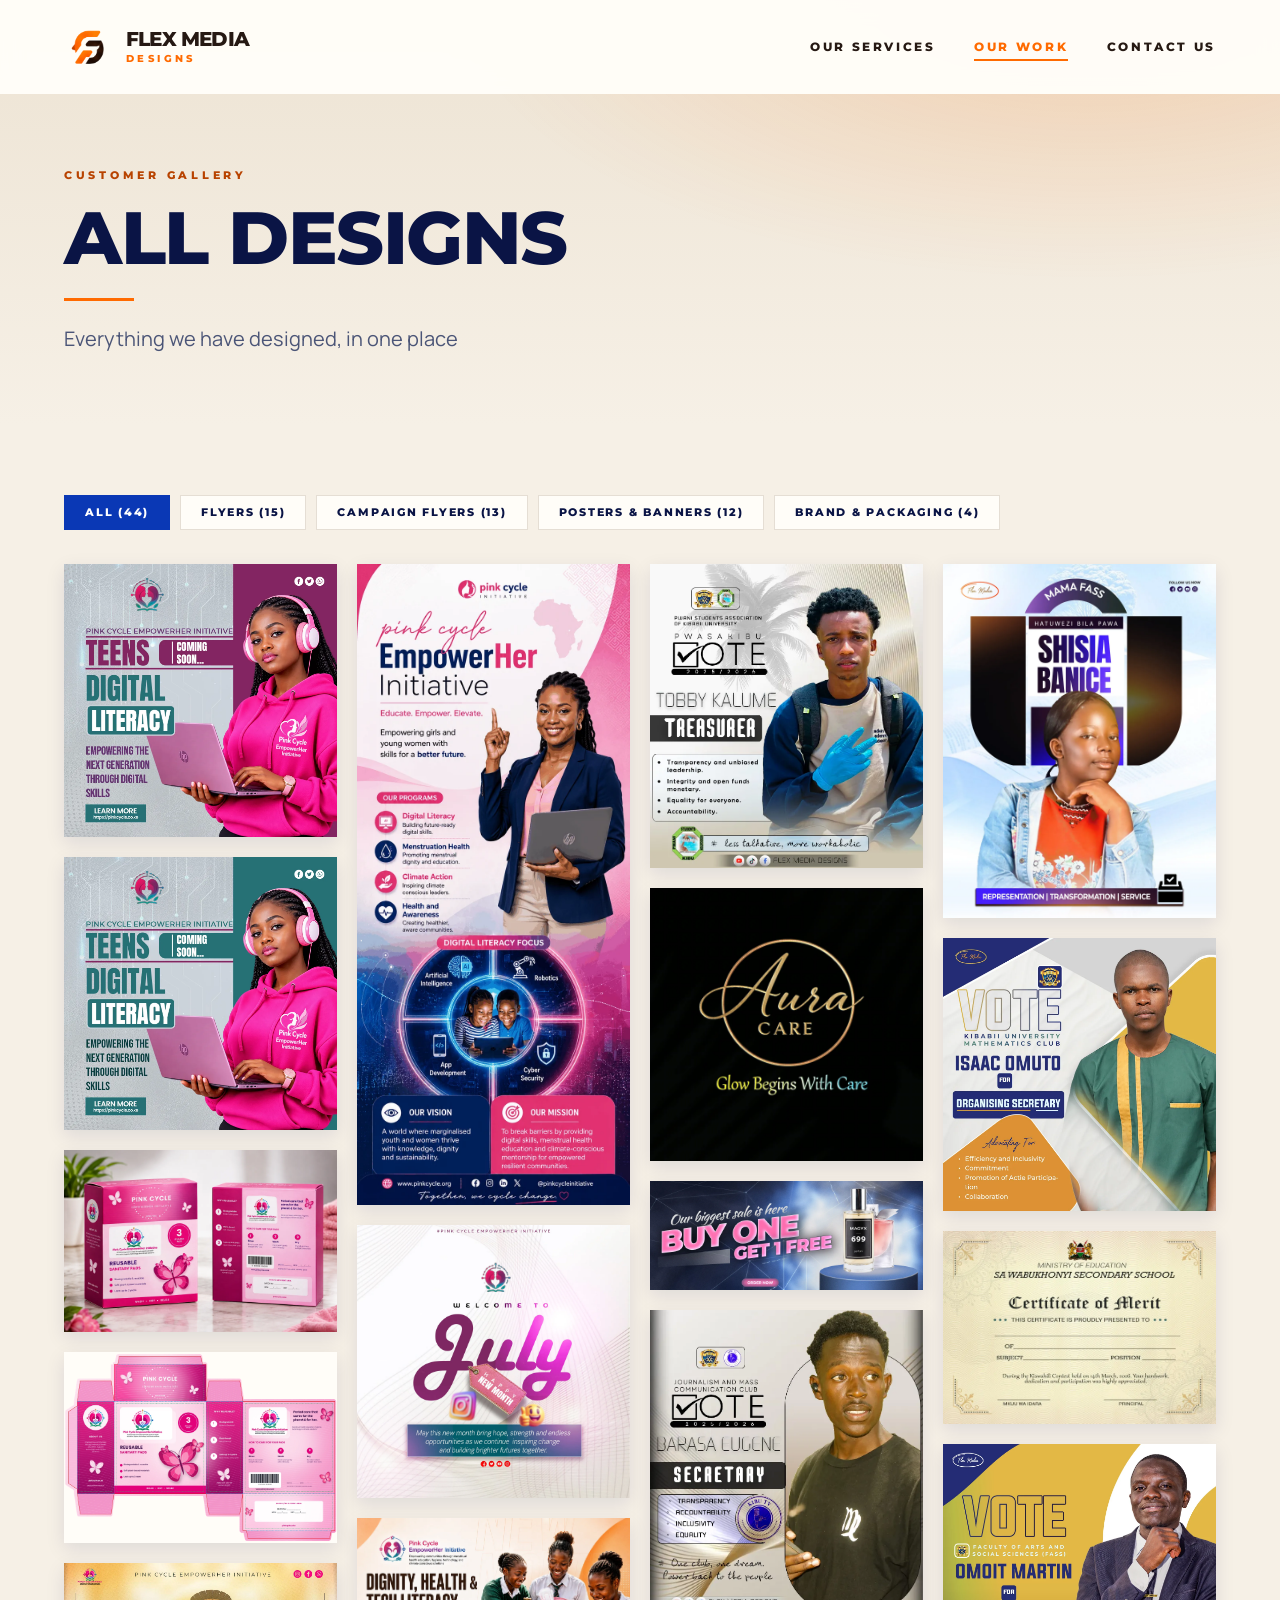
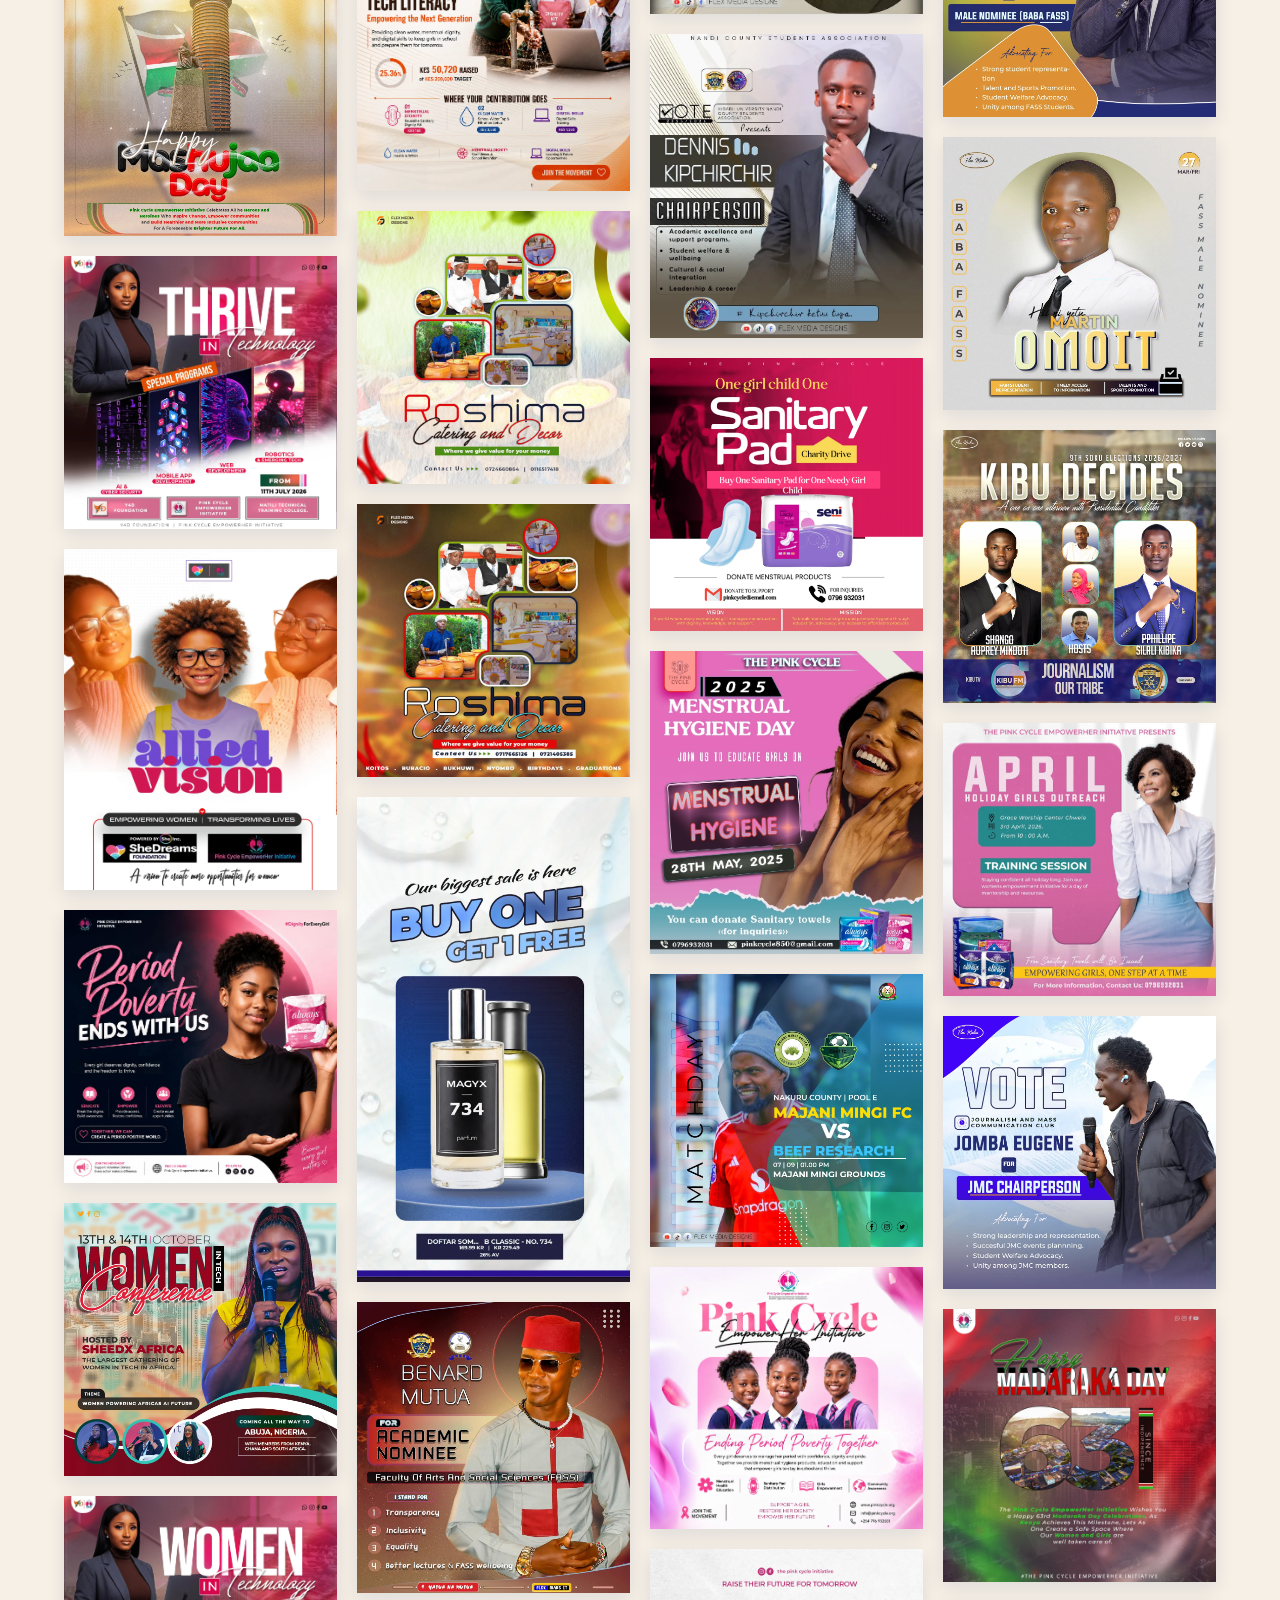
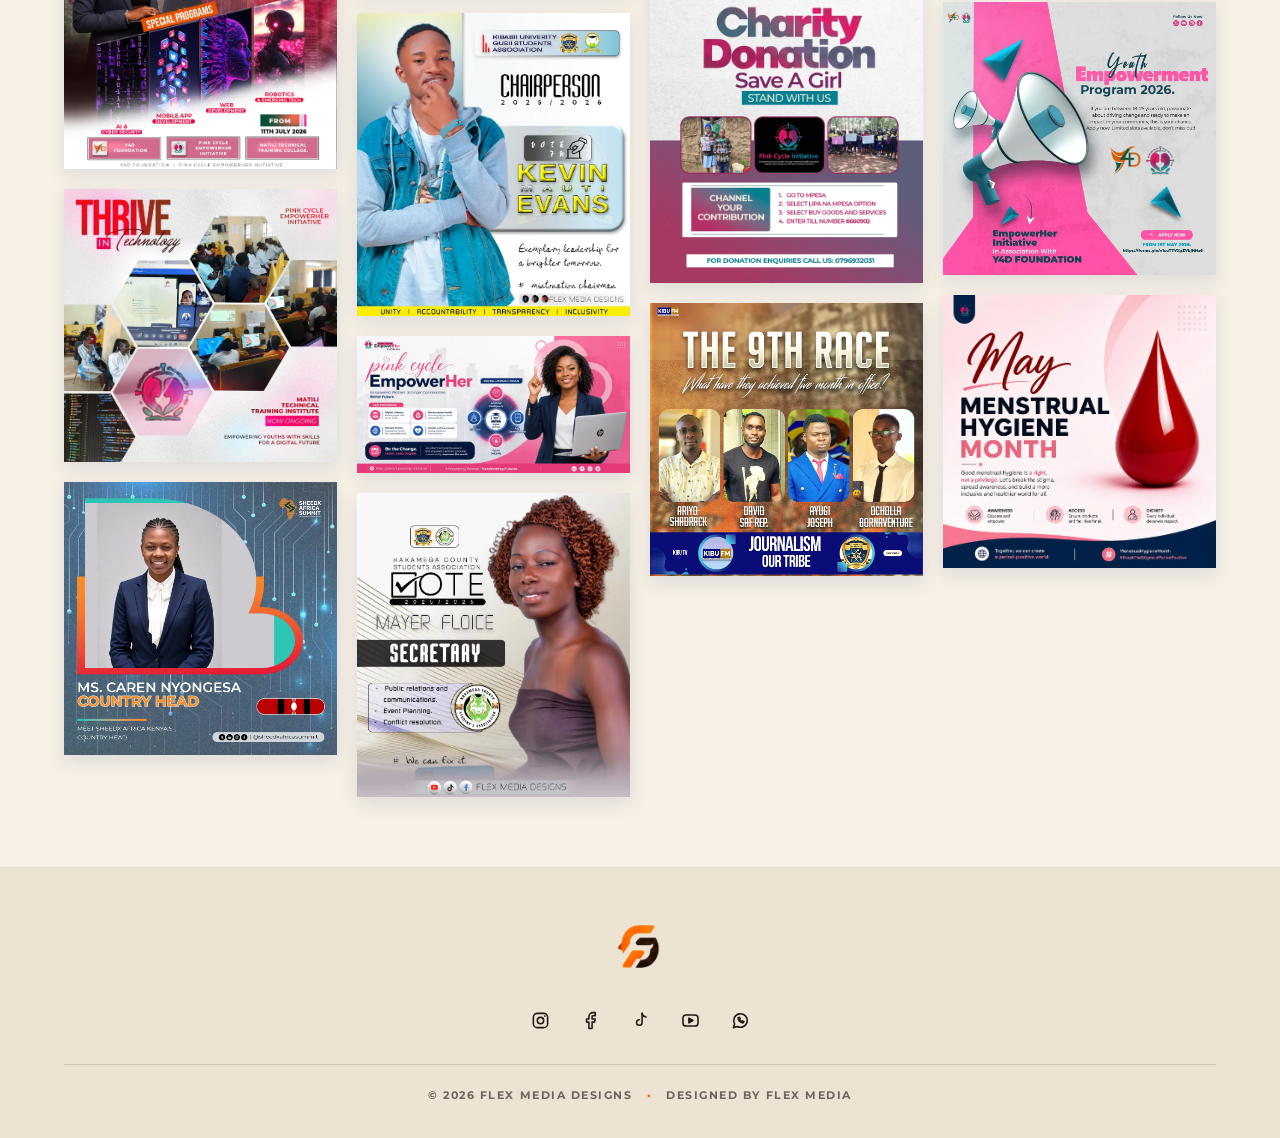
<file: gallery.html>
<!doctype html>
<html lang="en"><head><meta charset="utf-8"><meta name="viewport" content="width=device-width,initial-scale=1"><meta name="theme-color" content="#061456">
<title>Gallery — FLEX MEDIA DESIGNS</title><meta name="description" content="Customer gallery of designs by FLEX MEDIA DESIGNS."><meta property="og:title" content="Gallery — FLEX MEDIA DESIGNS"><meta property="og:description" content="Customer gallery of designs by FLEX MEDIA DESIGNS."><meta property="og:type" content="website">
<link rel="icon" href="assets/images/flex-media-logo.webp" type="image/webp">
<link rel="preconnect" href="https://fonts.googleapis.com"><link rel="preconnect" href="https://fonts.gstatic.com" crossorigin>
<link href="https://fonts.googleapis.com/css2?family=Manrope:wght@300;400;600;700&family=Montserrat:wght@300;500;600;700;800;900&display=swap" rel="stylesheet">
<link rel="stylesheet" href="css/site.css"></head><body>
<header class="site-header"><a class="brand" href="index.html" aria-label="FLEX MEDIA DESIGNS home"><img src="assets/images/flex-media-logo.webp" alt="" width="50" height="50"><span class="brand-name">Flex Media<b>Designs</b></span></a>
<button class="burger" aria-label="Menu" aria-expanded="false"><span></span><span></span><span></span></button><nav class="nav" aria-label="Main"><a href="our-services.html">Our Services</a><a href="our-work.html" class=on>Our Work</a><a href="contact-us.html">Contact Us</a></nav></header>
<main><section class="page-hero"><span class="eyebrow">Customer gallery</span><h1 id="gt">All Designs</h1><p id="gs">Everything we have designed, in one place</p></section>
<section class="section"><div class="chips" role="group" aria-label="Filter designs"></div><div class="masonry" id="masonry"><p class="empty">Loading designs…</p></div></section></main>
<div class="lb" role="dialog" aria-modal="true" aria-label="Design preview"><button class="x" aria-label="Close">×</button><button class="pv" aria-label="Previous">‹</button><button class="nx" aria-label="Next">›</button><img alt=""><div class="t"></div><a class="ord btn" href="contact-us.html">Order a design like this</a></div>
<footer class="site-footer"><a class="brand" href="index.html" aria-label="FLEX MEDIA DESIGNS home"><img src="assets/images/flex-media-logo.webp" alt="" width="50" height="50"></a><div class="socials"><a href="https://www.instagram.com/salasia769/" target="_blank" rel="noopener noreferrer" aria-label="Instagram"><svg viewBox="0 0 24 24" fill="none" stroke="currentColor" stroke-width="2" stroke-linecap="round" stroke-linejoin="round"><rect x="3" y="3" width="18" height="18" rx="5"/><circle cx="12" cy="12" r="4"/><circle cx="17.5" cy="6.5" r="1" fill="currentColor" stroke="none"/></svg></a><a href="https://www.facebook.com/share/1G5sG8GXUS/" target="_blank" rel="noopener noreferrer" aria-label="Facebook"><svg viewBox="0 0 24 24" fill="none" stroke="currentColor" stroke-width="2" stroke-linecap="round" stroke-linejoin="round"><path d="M18 2h-3a5 5 0 0 0-5 5v3H7v4h3v8h4v-8h3l1-4h-4V7a1 1 0 0 1 1-1h3z"/></svg></a><a href="https://www.tiktok.com/@thee_flexor" target="_blank" rel="noopener noreferrer" aria-label="TikTok"><svg viewBox="0 0 24 24" fill="none" stroke="currentColor" stroke-width="2" stroke-linecap="round" stroke-linejoin="round"><path d="M14 3v11.5a3.5 3.5 0 1 1-3.5-3.5"/><path d="M14 3c.4 2.6 2.1 4.2 5 4.5"/></svg></a><a href="https://youtube.com/@flexmedia_ke" target="_blank" rel="noopener noreferrer" aria-label="YouTube"><svg viewBox="0 0 24 24" fill="none" stroke="currentColor" stroke-width="2" stroke-linecap="round" stroke-linejoin="round"><rect x="2.5" y="5" width="19" height="14" rx="4"/><path d="M10 9l5 3-5 3z" fill="currentColor"/></svg></a><a href="https://wa.me/254724660864" target="_blank" rel="noopener noreferrer" aria-label="WhatsApp"><svg viewBox="0 0 24 24" fill="none" stroke="currentColor" stroke-width="2" stroke-linecap="round" stroke-linejoin="round"><path d="M3 21l1.6-4.8A8.5 8.5 0 1 1 8 19.5z"/><path d="M9 8.5c0 3 2.5 5.5 6 6.5l1.3-1.5-2-1-1 .8c-1-.4-2-1.4-2.4-2.4l.8-1-1-2z"/></svg></a></div>
<div class="fb"><span>© <span id="yr"></span> FLEX MEDIA DESIGNS</span><span>Designed By FLEX MEDIA</span></div></footer>
<script src="js/work-config.js"></script><script src="js/hero-config.js"></script><script src="js/site.js"></script></body></html>
</file>
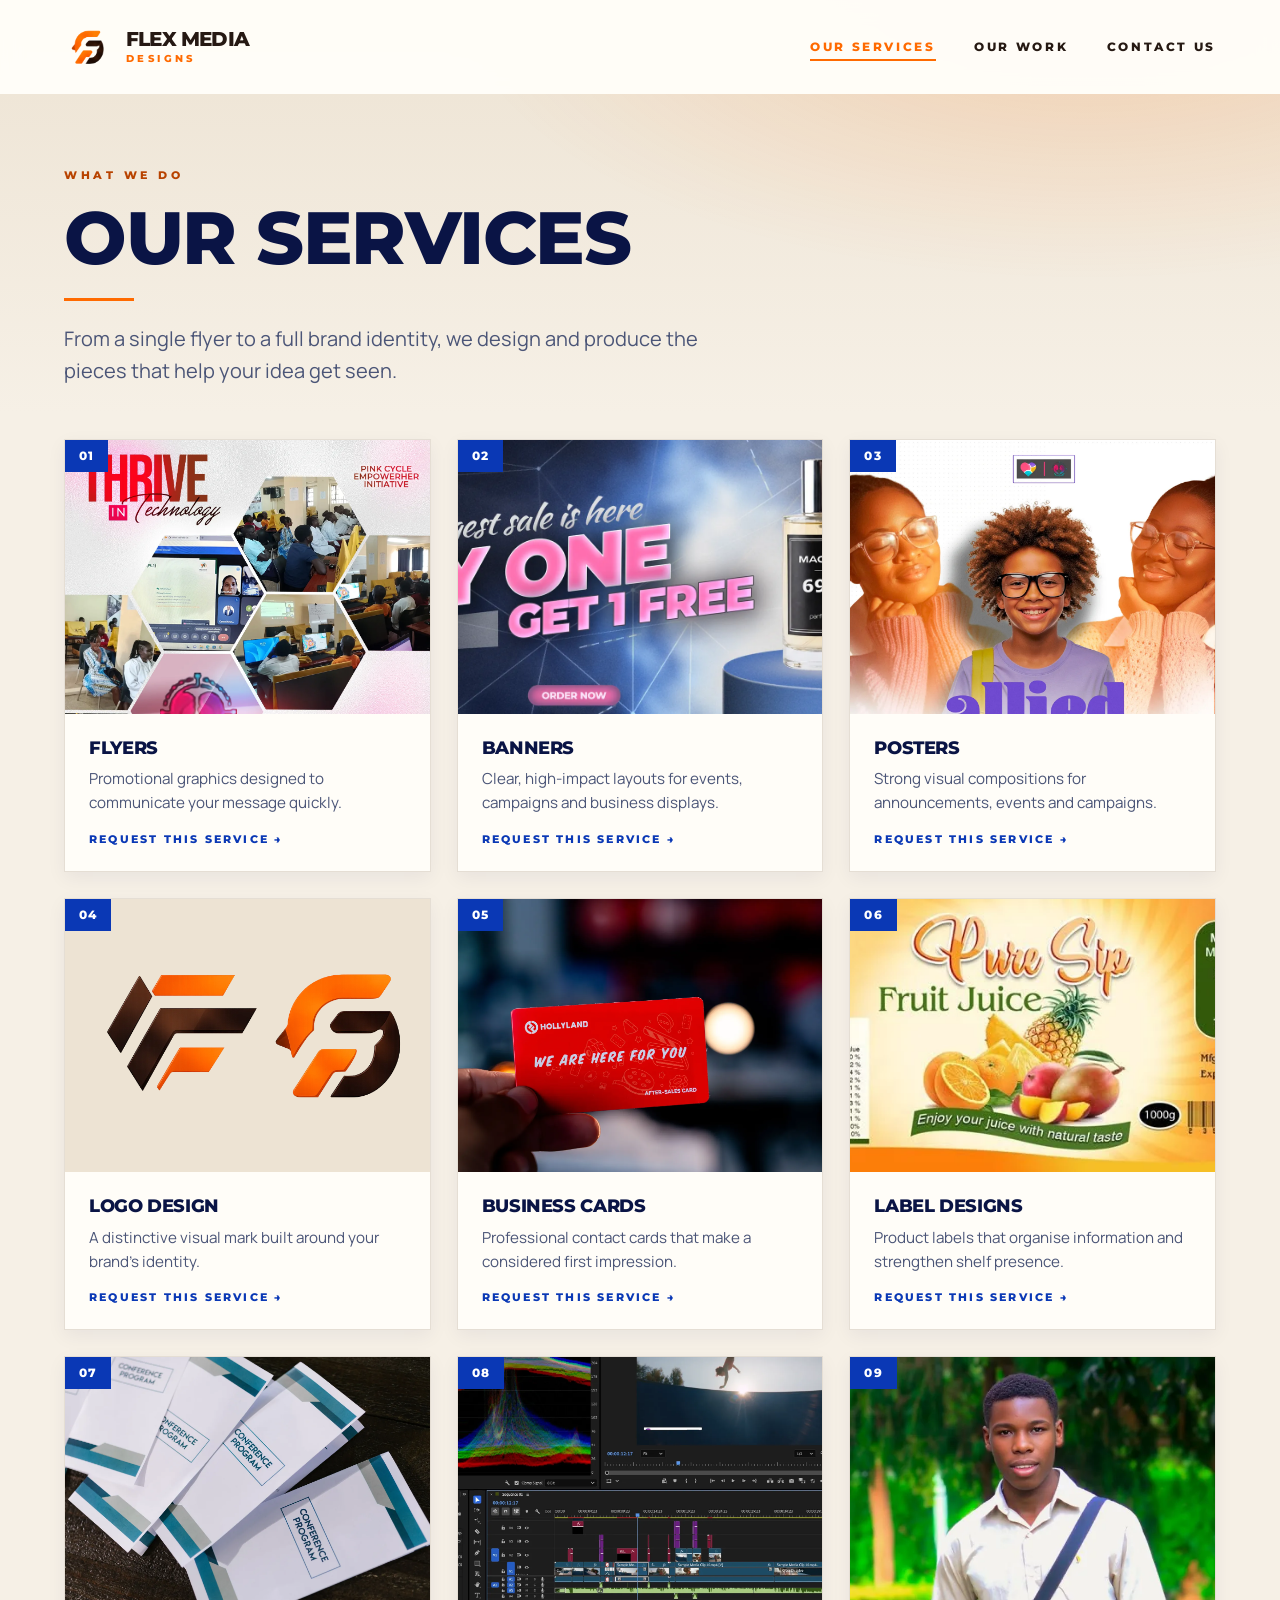
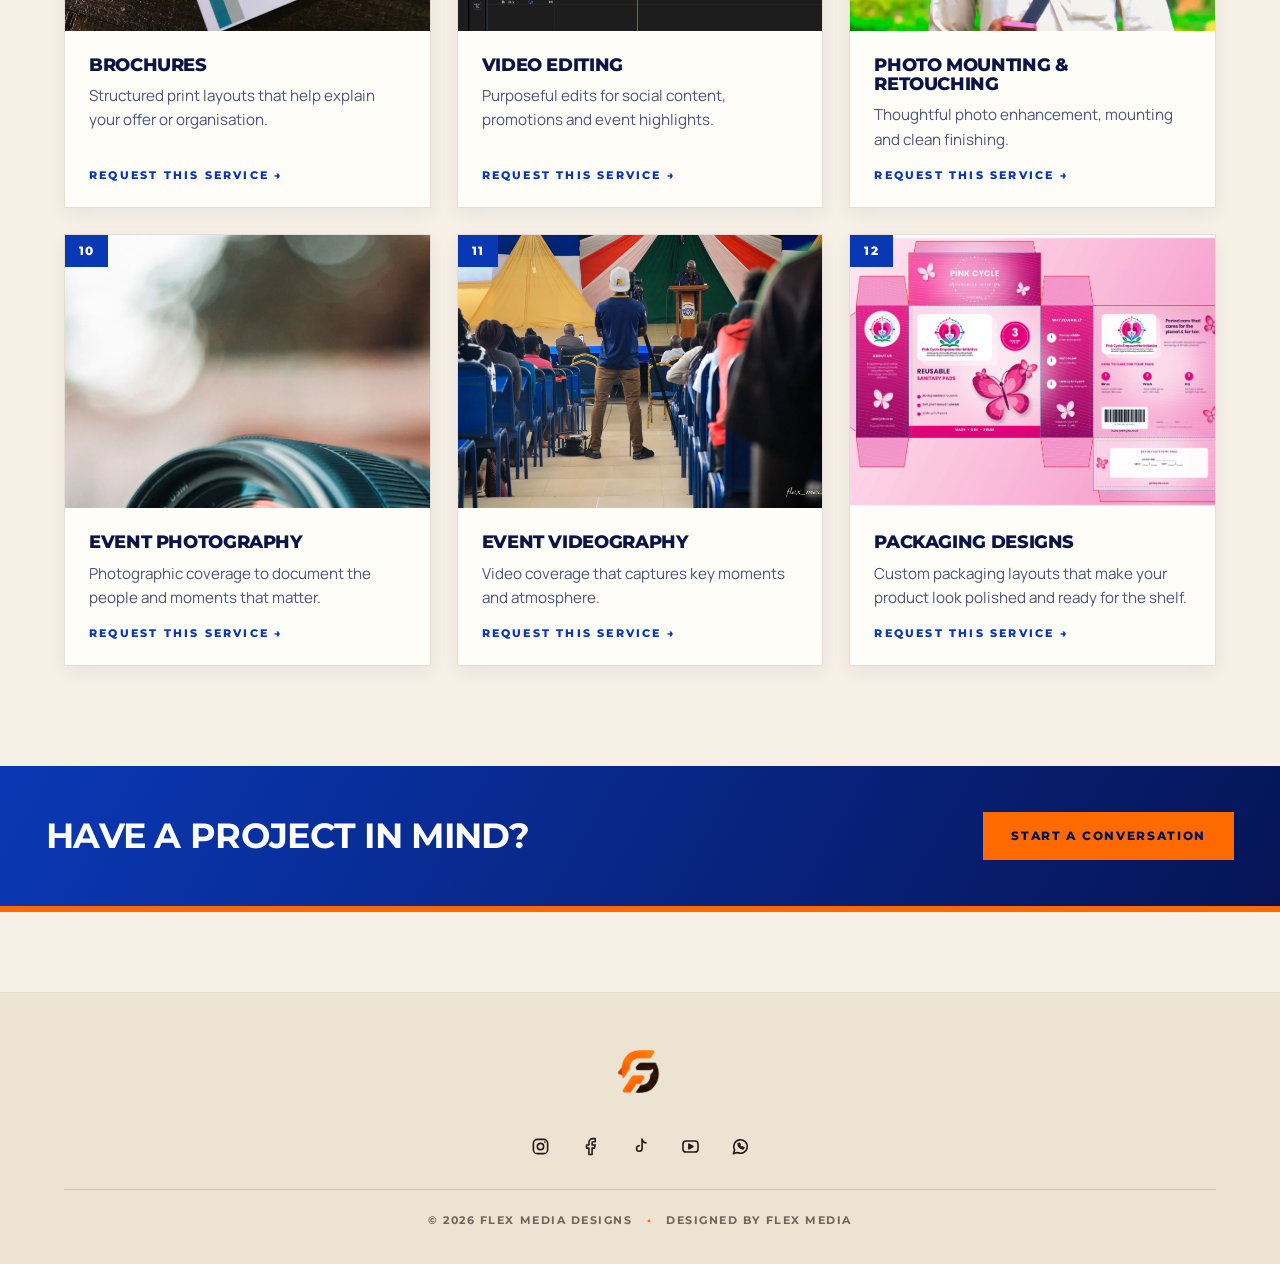
<file: our-services.html>
<!doctype html>
<html lang="en"><head><meta charset="utf-8"><meta name="viewport" content="width=device-width,initial-scale=1"><meta name="theme-color" content="#061456">
<title>Our Services — FLEX MEDIA DESIGNS</title><meta name="description" content="Everything FLEX MEDIA DESIGNS offers: flyers, banners, posters, logos, business cards, labels, brochures, video, photography and packaging."><meta property="og:title" content="Our Services — FLEX MEDIA DESIGNS"><meta property="og:description" content="Everything FLEX MEDIA DESIGNS offers: flyers, banners, posters, logos, business cards, labels, brochures, video, photography and packaging."><meta property="og:type" content="website">
<link rel="icon" href="assets/images/flex-media-logo.webp" type="image/webp">
<link rel="preconnect" href="https://fonts.googleapis.com"><link rel="preconnect" href="https://fonts.gstatic.com" crossorigin>
<link href="https://fonts.googleapis.com/css2?family=Manrope:wght@300;400;600;700&family=Montserrat:wght@300;500;600;700;800;900&display=swap" rel="stylesheet">
<link rel="stylesheet" href="css/site.css"></head><body>
<header class="site-header"><a class="brand" href="index.html" aria-label="FLEX MEDIA DESIGNS home"><img src="assets/images/flex-media-logo.webp" alt="" width="50" height="50"><span class="brand-name">Flex Media<b>Designs</b></span></a>
<button class="burger" aria-label="Menu" aria-expanded="false"><span></span><span></span><span></span></button><nav class="nav" aria-label="Main"><a href="our-services.html" class=on>Our Services</a><a href="our-work.html">Our Work</a><a href="contact-us.html">Contact Us</a></nav></header>
<main><section class="page-hero tight"><span class="eyebrow">What we do</span><h1>Our Services</h1><p>From a single flyer to a full brand identity, we design and produce the pieces that help your idea get seen.</p></section>
<section class="section"><div class="svc-grid"><article class="svc reveal"><div class="ph"><img loading="lazy" src="assets/images/services/flyers.webp" alt="Flyers"><span class="no">01</span></div><div class="bd"><h3>Flyers</h3><p>Promotional graphics designed to communicate your message quickly.</p><a class="more" href="contact-us.html?service=Flyers">Request this service →</a></div></article><article class="svc reveal"><div class="ph"><img loading="lazy" src="assets/images/services/banners.webp" alt="Banners"><span class="no">02</span></div><div class="bd"><h3>Banners</h3><p>Clear, high-impact layouts for events, campaigns and business displays.</p><a class="more" href="contact-us.html?service=Banners">Request this service →</a></div></article><article class="svc reveal"><div class="ph"><img loading="lazy" src="assets/images/services/posters.webp" alt="Posters"><span class="no">03</span></div><div class="bd"><h3>Posters</h3><p>Strong visual compositions for announcements, events and campaigns.</p><a class="more" href="contact-us.html?service=Posters">Request this service →</a></div></article><article class="svc reveal"><div class="ph"><img loading="lazy" src="assets/images/services/logo-design.webp" alt="Logo Design"><span class="no">04</span></div><div class="bd"><h3>Logo Design</h3><p>A distinctive visual mark built around your brand's identity.</p><a class="more" href="contact-us.html?service=Logo%20Design">Request this service →</a></div></article><article class="svc reveal"><div class="ph"><img loading="lazy" src="assets/images/services/business-cards.webp" alt="Business Cards"><span class="no">05</span></div><div class="bd"><h3>Business Cards</h3><p>Professional contact cards that make a considered first impression.</p><a class="more" href="contact-us.html?service=Business%20Cards">Request this service →</a></div></article><article class="svc reveal"><div class="ph"><img loading="lazy" src="assets/images/services/label-designs.webp" alt="Label Designs"><span class="no">06</span></div><div class="bd"><h3>Label Designs</h3><p>Product labels that organise information and strengthen shelf presence.</p><a class="more" href="contact-us.html?service=Label%20Designs">Request this service →</a></div></article><article class="svc reveal"><div class="ph"><img loading="lazy" src="assets/images/services/brochures.webp" alt="Brochures"><span class="no">07</span></div><div class="bd"><h3>Brochures</h3><p>Structured print layouts that help explain your offer or organisation.</p><a class="more" href="contact-us.html?service=Brochures">Request this service →</a></div></article><article class="svc reveal"><div class="ph"><img loading="lazy" src="assets/images/services/video-editing.webp" alt="Video Editing"><span class="no">08</span></div><div class="bd"><h3>Video Editing</h3><p>Purposeful edits for social content, promotions and event highlights.</p><a class="more" href="contact-us.html?service=Video%20Editing">Request this service →</a></div></article><article class="svc reveal"><div class="ph"><img loading="lazy" src="assets/images/services/photo-mounting-retouching.webp" alt="Photo Mounting & Retouching"><span class="no">09</span></div><div class="bd"><h3>Photo Mounting & Retouching</h3><p>Thoughtful photo enhancement, mounting and clean finishing.</p><a class="more" href="contact-us.html?service=Photo%20Mounting%20%26%20Retouching">Request this service →</a></div></article><article class="svc reveal"><div class="ph"><img loading="lazy" src="assets/images/services/event-photography.webp" alt="Event Photography"><span class="no">10</span></div><div class="bd"><h3>Event Photography</h3><p>Photographic coverage to document the people and moments that matter.</p><a class="more" href="contact-us.html?service=Event%20Photography">Request this service →</a></div></article><article class="svc reveal"><div class="ph"><img loading="lazy" src="assets/images/services/event-videography.webp" alt="Event Videography"><span class="no">11</span></div><div class="bd"><h3>Event Videography</h3><p>Video coverage that captures key moments and atmosphere.</p><a class="more" href="contact-us.html?service=Event%20Videography">Request this service →</a></div></article><article class="svc reveal"><div class="ph"><img loading="lazy" src="assets/images/services/packaging-designs.webp" alt="Packaging Designs"><span class="no">12</span></div><div class="bd"><h3>Packaging Designs</h3><p>Custom packaging layouts that make your product look polished and ready for the shelf.</p><a class="more" href="contact-us.html?service=Packaging%20Designs">Request this service →</a></div></article></div></section>
<div class="cta-band reveal"><h2>Have a project in mind?</h2><a class="btn" href="contact-us.html">Start a conversation</a></div></main>
<footer class="site-footer"><a class="brand" href="index.html" aria-label="FLEX MEDIA DESIGNS home"><img src="assets/images/flex-media-logo.webp" alt="" width="50" height="50"></a><div class="socials"><a href="https://www.instagram.com/salasia769/" target="_blank" rel="noopener noreferrer" aria-label="Instagram"><svg viewBox="0 0 24 24" fill="none" stroke="currentColor" stroke-width="2" stroke-linecap="round" stroke-linejoin="round"><rect x="3" y="3" width="18" height="18" rx="5"/><circle cx="12" cy="12" r="4"/><circle cx="17.5" cy="6.5" r="1" fill="currentColor" stroke="none"/></svg></a><a href="https://www.facebook.com/share/1G5sG8GXUS/" target="_blank" rel="noopener noreferrer" aria-label="Facebook"><svg viewBox="0 0 24 24" fill="none" stroke="currentColor" stroke-width="2" stroke-linecap="round" stroke-linejoin="round"><path d="M18 2h-3a5 5 0 0 0-5 5v3H7v4h3v8h4v-8h3l1-4h-4V7a1 1 0 0 1 1-1h3z"/></svg></a><a href="https://www.tiktok.com/@thee_flexor" target="_blank" rel="noopener noreferrer" aria-label="TikTok"><svg viewBox="0 0 24 24" fill="none" stroke="currentColor" stroke-width="2" stroke-linecap="round" stroke-linejoin="round"><path d="M14 3v11.5a3.5 3.5 0 1 1-3.5-3.5"/><path d="M14 3c.4 2.6 2.1 4.2 5 4.5"/></svg></a><a href="https://youtube.com/@flexmedia_ke" target="_blank" rel="noopener noreferrer" aria-label="YouTube"><svg viewBox="0 0 24 24" fill="none" stroke="currentColor" stroke-width="2" stroke-linecap="round" stroke-linejoin="round"><rect x="2.5" y="5" width="19" height="14" rx="4"/><path d="M10 9l5 3-5 3z" fill="currentColor"/></svg></a><a href="https://wa.me/254724660864" target="_blank" rel="noopener noreferrer" aria-label="WhatsApp"><svg viewBox="0 0 24 24" fill="none" stroke="currentColor" stroke-width="2" stroke-linecap="round" stroke-linejoin="round"><path d="M3 21l1.6-4.8A8.5 8.5 0 1 1 8 19.5z"/><path d="M9 8.5c0 3 2.5 5.5 6 6.5l1.3-1.5-2-1-1 .8c-1-.4-2-1.4-2.4-2.4l.8-1-1-2z"/></svg></a></div>
<div class="fb"><span>© <span id="yr"></span> FLEX MEDIA DESIGNS</span><span>Designed By FLEX MEDIA</span></div></footer>
<script src="js/work-config.js"></script><script src="js/hero-config.js"></script><script src="js/site.js"></script></body></html>
</file>
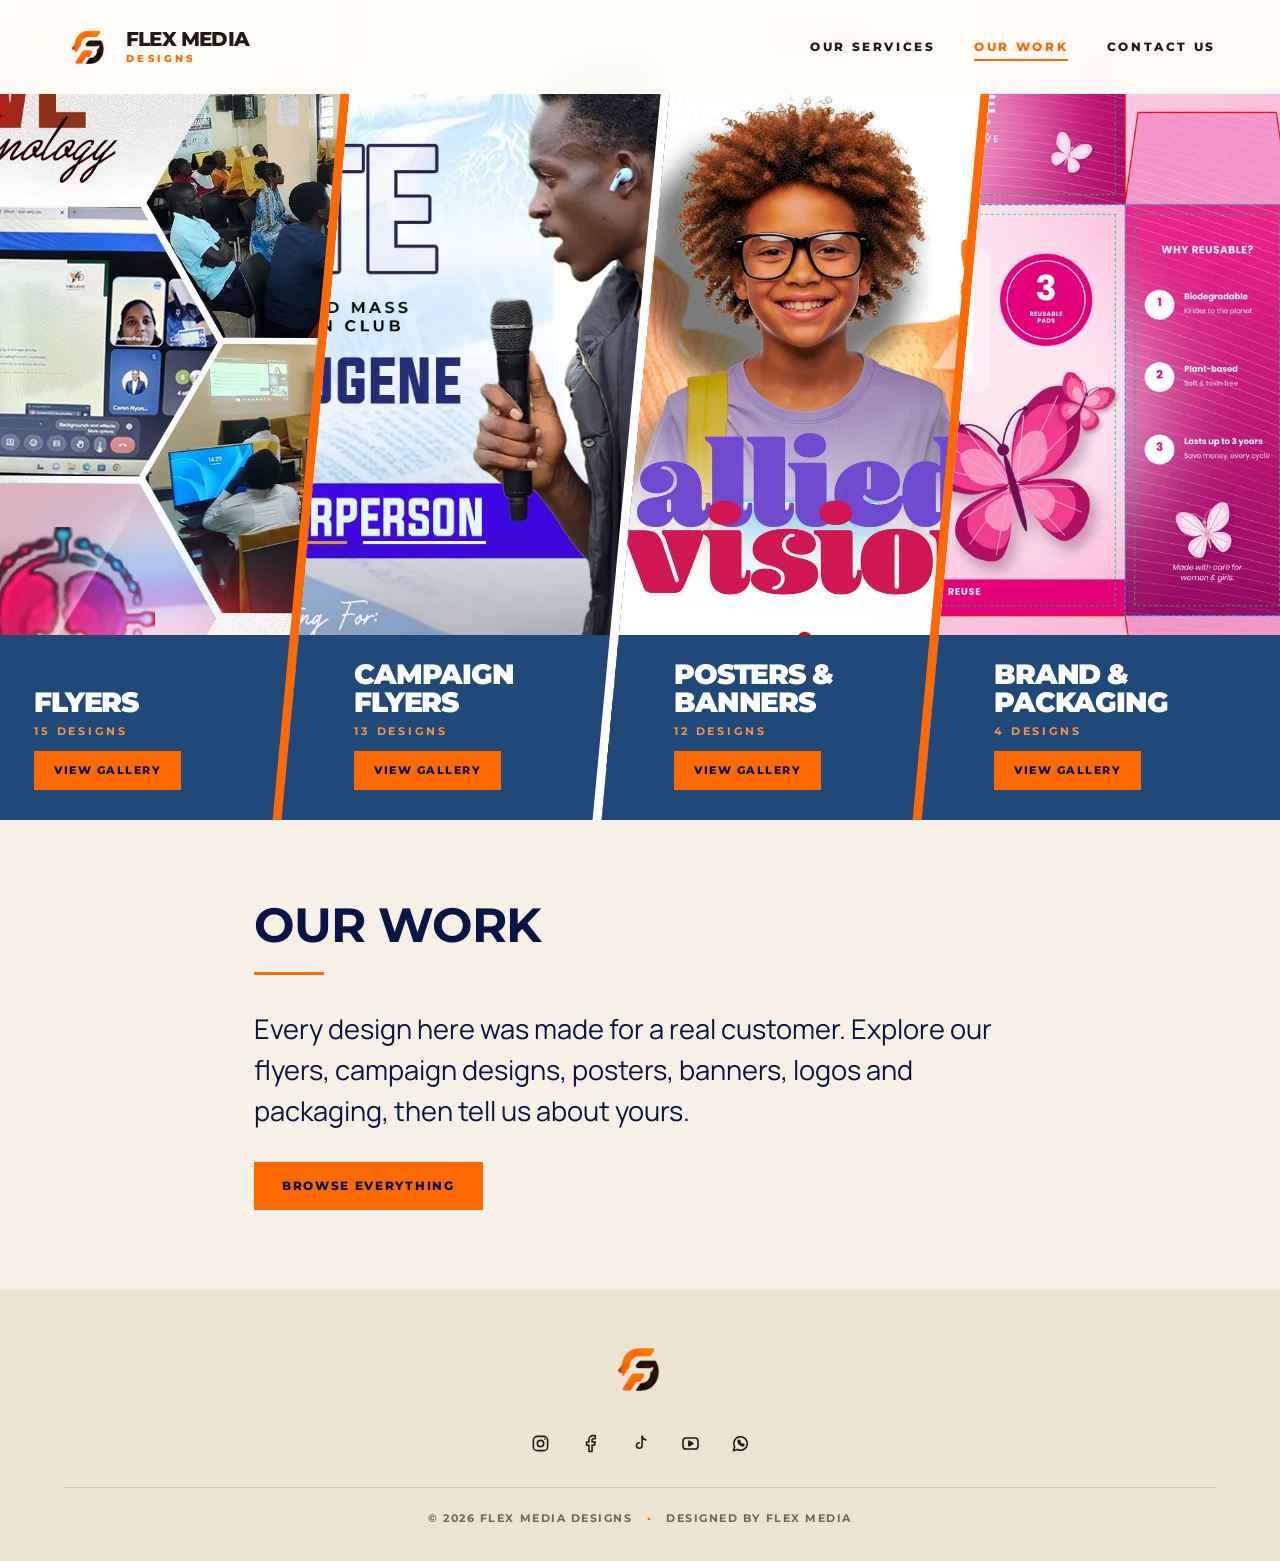
<file: our-work.html>
<!doctype html>
<html lang="en"><head><meta charset="utf-8"><meta name="viewport" content="width=device-width,initial-scale=1"><meta name="theme-color" content="#061456">
<title>Our Work — FLEX MEDIA DESIGNS</title><meta name="description" content="Browse the designs FLEX MEDIA DESIGNS has created for customers: flyers, campaign designs, posters, banners, logos and packaging."><meta property="og:title" content="Our Work — FLEX MEDIA DESIGNS"><meta property="og:description" content="Browse the designs FLEX MEDIA DESIGNS has created for customers: flyers, campaign designs, posters, banners, logos and packaging."><meta property="og:type" content="website">
<link rel="icon" href="assets/images/flex-media-logo.webp" type="image/webp">
<link rel="preconnect" href="https://fonts.googleapis.com"><link rel="preconnect" href="https://fonts.gstatic.com" crossorigin>
<link href="https://fonts.googleapis.com/css2?family=Manrope:wght@300;400;600;700&family=Montserrat:wght@300;500;600;700;800;900&display=swap" rel="stylesheet">
<link rel="stylesheet" href="css/site.css"></head><body>
<header class="site-header"><a class="brand" href="index.html" aria-label="FLEX MEDIA DESIGNS home"><img src="assets/images/flex-media-logo.webp" alt="" width="50" height="50"><span class="brand-name">Flex Media<b>Designs</b></span></a>
<button class="burger" aria-label="Menu" aria-expanded="false"><span></span><span></span><span></span></button><nav class="nav" aria-label="Main"><a href="our-services.html">Our Services</a><a href="our-work.html" class=on>Our Work</a><a href="contact-us.html">Contact Us</a></nav></header>
<main><section class="panels" aria-label="Work categories"><article class="panel"><div class="bg" style="background-image:url('assets/images/services/flyers.webp')"></div><h2>Flyers</h2><div class="cnt" data-count="promo">&nbsp;</div><a class="btn" href="gallery.html?cat=promo">View Gallery</a></article><article class="panel"><div class="bg" style="background-image:url('assets/images/gallery/jombaaa.webp')"></div><h2>Campaign Flyers</h2><div class="cnt" data-count="campaign">&nbsp;</div><a class="btn" href="gallery.html?cat=campaign">View Gallery</a></article><article class="panel"><div class="bg" style="background-image:url('assets/images/services/posters.webp')"></div><h2>Posters &amp; Banners</h2><div class="cnt" data-count="posters">&nbsp;</div><a class="btn" href="gallery.html?cat=posters">View Gallery</a></article><article class="panel"><div class="bg" style="background-image:url('assets/images/services/packaging-designs.webp')"></div><h2>Brand &amp; Packaging</h2><div class="cnt" data-count="brand">&nbsp;</div><a class="btn" href="gallery.html?cat=brand">View Gallery</a></article></section>
<section class="work-intro reveal"><h2 class="rule">Our Work</h2><p>Every design here was made for a real customer. Explore our flyers, campaign designs, posters, banners, logos and packaging, then tell us about yours.</p><p style="margin-top:28px"><a class="btn" href="gallery.html">Browse everything</a></p></section></main>
<footer class="site-footer"><a class="brand" href="index.html" aria-label="FLEX MEDIA DESIGNS home"><img src="assets/images/flex-media-logo.webp" alt="" width="50" height="50"></a><div class="socials"><a href="https://www.instagram.com/salasia769/" target="_blank" rel="noopener noreferrer" aria-label="Instagram"><svg viewBox="0 0 24 24" fill="none" stroke="currentColor" stroke-width="2" stroke-linecap="round" stroke-linejoin="round"><rect x="3" y="3" width="18" height="18" rx="5"/><circle cx="12" cy="12" r="4"/><circle cx="17.5" cy="6.5" r="1" fill="currentColor" stroke="none"/></svg></a><a href="https://www.facebook.com/share/1G5sG8GXUS/" target="_blank" rel="noopener noreferrer" aria-label="Facebook"><svg viewBox="0 0 24 24" fill="none" stroke="currentColor" stroke-width="2" stroke-linecap="round" stroke-linejoin="round"><path d="M18 2h-3a5 5 0 0 0-5 5v3H7v4h3v8h4v-8h3l1-4h-4V7a1 1 0 0 1 1-1h3z"/></svg></a><a href="https://www.tiktok.com/@thee_flexor" target="_blank" rel="noopener noreferrer" aria-label="TikTok"><svg viewBox="0 0 24 24" fill="none" stroke="currentColor" stroke-width="2" stroke-linecap="round" stroke-linejoin="round"><path d="M14 3v11.5a3.5 3.5 0 1 1-3.5-3.5"/><path d="M14 3c.4 2.6 2.1 4.2 5 4.5"/></svg></a><a href="https://youtube.com/@flexmedia_ke" target="_blank" rel="noopener noreferrer" aria-label="YouTube"><svg viewBox="0 0 24 24" fill="none" stroke="currentColor" stroke-width="2" stroke-linecap="round" stroke-linejoin="round"><rect x="2.5" y="5" width="19" height="14" rx="4"/><path d="M10 9l5 3-5 3z" fill="currentColor"/></svg></a><a href="https://wa.me/254724660864" target="_blank" rel="noopener noreferrer" aria-label="WhatsApp"><svg viewBox="0 0 24 24" fill="none" stroke="currentColor" stroke-width="2" stroke-linecap="round" stroke-linejoin="round"><path d="M3 21l1.6-4.8A8.5 8.5 0 1 1 8 19.5z"/><path d="M9 8.5c0 3 2.5 5.5 6 6.5l1.3-1.5-2-1-1 .8c-1-.4-2-1.4-2.4-2.4l.8-1-1-2z"/></svg></a></div>
<div class="fb"><span>© <span id="yr"></span> FLEX MEDIA DESIGNS</span><span>Designed By FLEX MEDIA</span></div></footer>
<script src="js/work-config.js"></script><script src="js/hero-config.js"></script><script src="js/site.js"></script></body></html>
</file>
<file: css/site.css>
/* FLEX MEDIA DESIGNS - orange, royal blue, navy and sand theme. Colours and fonts are the variables just below. */
:root{
/* FLEX MEDIA brand colours (taken from the Flex Media Designs flyer), each with its shades */
--orange:#FF6A00;--orange-lt:#FF9147;--orange-tint:#FFE6D2;--orange-dk:#B84300;
--blue:#0A38B5;--blue-lt:#3D66DB;--blue-tint:#E3EAFB;
--navy:#061456;--navy-dk:#000828;--steel:#204878;
--sand:#D2C3A6;--cream:#F6F0E6;--cream2:#EDE3D3;--soft:#FFFDF8;
--ink:#261913;--brown:#32180F;--muted:#6f655c;--border:#E5DED4;--dark:var(--navy-dk);
--font:Montserrat,Manrope,"Segoe UI",Arial,sans-serif;--body:Manrope,"Segoe UI",Arial,sans-serif;--pad:clamp(20px,5vw,72px)}
*{box-sizing:border-box;margin:0;padding:0}html{scroll-behavior:smooth;-webkit-text-size-adjust:100%}
body{font-family:var(--body);background:var(--cream);color:var(--ink);line-height:1.6;overflow-x:hidden}
::selection{background:var(--orange);color:#fff}
img{display:block;max-width:100%}a{color:inherit;text-decoration:none}button{font:inherit;cursor:pointer}
:focus-visible{outline:2px solid var(--orange);outline-offset:3px}
/* header */
.site-header{position:fixed;inset:0 0 auto 0;z-index:80;display:flex;align-items:center;justify-content:space-between;padding:22px var(--pad);background:rgba(255,253,248,.98);backdrop-filter:blur(10px);transition:padding .35s,box-shadow .35s}

.site-header.scrolled{padding-block:14px;box-shadow:0 6px 24px rgba(6,20,86,.12)}
.brand{display:inline-flex;align-items:center;gap:12px}.brand img{width:50px;height:50px;object-fit:contain}
.brand-name{font:800 20px/1.05 var(--font);letter-spacing:-.04em;text-transform:uppercase;color:var(--ink)}.brand-name b{color:var(--orange);display:block;font-weight:800;letter-spacing:.34em;font-size:10px;margin-top:4px}
.nav{display:flex;gap:clamp(18px,3vw,44px)}
.nav a{font:800 12px/1 var(--font);letter-spacing:.22em;text-transform:uppercase;padding:8px 0;position:relative;color:var(--ink)}
.nav a::after{content:"";position:absolute;left:0;bottom:0;height:2px;width:0;background:var(--orange);transition:width .3s}
.nav a:hover::after,.nav a.on::after{width:100%}.nav a.on{color:var(--orange)}
.burger{display:none;background:none;border:0;width:44px;height:44px;position:relative;z-index:95}
.burger span{position:absolute;left:10px;right:10px;height:2px;background:var(--ink);transition:.3s}.burger span:nth-child(1){top:16px}.burger span:nth-child(2){top:22px}.burger span:nth-child(3){top:28px}
.menu-open .burger span:nth-child(1){top:22px;transform:rotate(45deg)}.menu-open .burger span:nth-child(2){opacity:0}.menu-open .burger span:nth-child(3){top:22px;transform:rotate(-45deg)}
/* hero */
.hero{position:relative;height:100vh;height:100svh;min-height:520px;overflow:hidden;background:var(--cream2)}
.slide{position:absolute;inset:0;background-size:cover;background-position:center;opacity:0;transform:scale(1.08);transition:opacity 1.4s ease,transform 9s ease-out}
.slide.on{opacity:1;transform:scale(1)}
.word-wrap{position:absolute;inset:0;display:grid;place-items:center;z-index:5;pointer-events:none;padding:0 var(--pad)}
.word{background:var(--orange);color:#fff;font:500 clamp(1.25rem,5.2vw,3.7rem)/1 var(--font);letter-spacing:.34em;padding:.42em .5em .42em .85em;text-transform:uppercase;box-shadow:0 18px 50px rgba(255,106,0,.35);animation:wordIn .9s cubic-bezier(.2,.8,.2,1) both;max-width:100%}
@keyframes wordIn{from{opacity:0;transform:translateY(24px)}to{opacity:1;transform:none}}
.hero-cap{position:absolute;right:var(--pad);bottom:44px;z-index:6;text-align:right;max-width:280px;background:var(--cream);padding:20px 24px;box-shadow:0 10px 30px rgba(6,20,86,.18)}
.arrows{display:flex;gap:18px;justify-content:flex-end;margin-bottom:16px}.arrows button{background:none;border:0;color:var(--ink);width:34px;height:34px;opacity:.75;transition:.2s}.arrows button:hover{opacity:1;color:var(--orange);transform:scale(1.15)}
.hero-cap small{display:block;font:800 10px/1 var(--font);letter-spacing:.4em;color:var(--ink);text-transform:uppercase}
.hero-cap hr{width:44px;border:0;border-top:2px solid var(--orange);margin:14px 0 14px auto}.hero-cap p{font:700 10px/1.9 var(--font);letter-spacing:.3em;text-transform:uppercase;color:var(--brown)}
.socials{display:flex;gap:16px;align-items:center}.socials a{width:34px;height:34px;display:grid;place-items:center;border-radius:50%;color:var(--ink);transition:.25s}.socials a:hover{color:var(--orange);transform:translateY(-3px)}.socials svg{width:19px;height:19px}
.hero .socials{position:absolute;left:var(--pad);bottom:44px;z-index:6;background:var(--cream);padding:8px 16px;box-shadow:0 10px 30px rgba(6,20,86,.18)}
.dots{position:absolute;left:50%;bottom:44px;transform:translateX(-50%);display:flex;gap:10px;z-index:6;background:var(--cream);padding:12px 16px}.dots i{width:26px;height:3px;background:rgba(10,20,69,.25);transition:.4s}.dots i.on{background:var(--orange);width:44px}
/* inner pages */
.page-hero{padding:170px var(--pad) 70px;background:radial-gradient(900px 400px at 85% 0,rgba(255,106,0,.18),transparent 70%),linear-gradient(180deg,var(--cream2),var(--cream))}
.eyebrow{font:800 11px/1 var(--font);letter-spacing:.34em;color:var(--orange);text-transform:uppercase;margin-bottom:18px;display:block}
h1,h2,h3{font-family:var(--font);text-transform:uppercase;letter-spacing:-.02em;line-height:1.05;color:var(--ink)}
.page-hero h1{font-size:clamp(2.3rem,6vw,4.6rem);font-weight:800}.page-hero h1::after,.rule::after{content:"";display:block;width:70px;height:3px;background:var(--orange);margin-top:22px}
.page-hero p{max-width:640px;margin-top:22px;font-size:clamp(1rem,1.6vw,1.25rem);font-weight:400;color:var(--muted)}
.section{padding:70px var(--pad)}
.page-hero.tight{padding-bottom:26px}.page-hero.tight+.section{padding-top:26px}
.btn{display:inline-flex;align-items:center;gap:10px;background:var(--orange);color:#fff;border:2px solid var(--orange);font:800 12px/1 var(--font);letter-spacing:.14em;text-transform:uppercase;padding:16px 26px;transition:.25s;position:relative}
.btn:hover{background:var(--blue);border-color:var(--blue);color:#fff;transform:translateY(-2px);box-shadow:0 10px 26px rgba(10,56,181,.28)}.btn.ghost{background:transparent;border-color:var(--ink);color:var(--ink)}.btn.ghost:hover{border-color:var(--orange);color:var(--orange);background:transparent;box-shadow:none}
/* services */
.svc-grid{display:grid;grid-template-columns:repeat(auto-fill,minmax(290px,1fr));gap:26px;max-width:1300px;margin:0 auto}
.svc{background:var(--soft);border:1px solid var(--border);overflow:hidden;display:flex;flex-direction:column;transition:.35s;box-shadow:0 6px 18px rgba(6,20,86,.06)}.svc:hover{transform:translateY(-8px);border-color:var(--orange);box-shadow:0 24px 46px rgba(6,20,86,.16)}
.svc .ph{aspect-ratio:4/3;overflow:hidden;position:relative;background:var(--cream2)}.svc .ph img{width:100%;height:100%;object-fit:cover;object-position:top;transition:.7s}.svc:hover .ph img{transform:scale(1.07)}
.svc .no{position:absolute;left:0;top:0;background:var(--blue);color:#fff;font:800 12px/1 var(--font);letter-spacing:.1em;padding:10px 14px}
.svc .bd{padding:24px 24px 26px;display:flex;flex-direction:column;gap:10px;flex:1}.svc h3{font-size:1.15rem;font-weight:800}.svc p{color:var(--muted);font-size:.95rem;flex:1}
.svc a.more{font:800 11px/1 var(--font);letter-spacing:.2em;text-transform:uppercase;color:var(--orange);margin-top:8px}.svc a.more:hover{color:var(--brown)}
.cta-band{margin:30px var(--pad) 80px;padding:46px;background:linear-gradient(120deg,var(--blue),var(--navy));border-bottom:6px solid var(--orange);display:flex;gap:24px;justify-content:space-between;align-items:center;flex-wrap:wrap;max-width:1300px;margin-inline:auto}
.cta-band h2{font-size:clamp(1.4rem,3vw,2.2rem);color:#fff}.cta-band .btn{background:var(--cream);border-color:var(--cream);color:var(--orange)}.cta-band .btn:hover{background:var(--brown);border-color:var(--brown);color:#fff}
/* work panels (text sits on photos, so it stays light) */
.panels{--s:6vw;display:flex;height:100vh;height:100svh;min-height:560px;max-height:820px;background:var(--cream);overflow:hidden}
.panel{position:relative;flex:none;width:calc(25% + var(--s));margin-left:calc(-1 * var(--s));overflow:hidden;clip-path:polygon(var(--s) 0,100% 0,calc(100% - var(--s)) 100%,0 100%);display:flex;flex-direction:column;justify-content:flex-end;padding:0 calc(var(--s) + 14px) 30px calc(34px + var(--s) / 2);color:var(--ink)}
.panel:first-child{width:calc(25% + var(--s) / 2);padding-left:34px;margin-left:0;clip-path:polygon(0 0,100% 0,calc(100% - var(--s)) 100%,0 100%)}.panel:last-child{width:calc(25% + var(--s) / 2);clip-path:polygon(var(--s) 0,100% 0,100% 100%,0 100%)}
.panel .bg{position:absolute;inset:-2%;background-size:cover;background-position:center top;transition:transform .9s}.panel:hover .bg{transform:scale(1.08)}
.panel::after{content:"";position:absolute;left:0;right:0;bottom:0;height:185px;background:var(--cream)}
.panel>*:not(.bg){position:relative;z-index:2}.panel h2{color:var(--ink);font-weight:900;font-size:clamp(1.2rem,2.2vw,2rem);letter-spacing:-.04em;line-height:1}
.panel:not(:last-child)::before{content:"";position:absolute;inset:0;z-index:3;pointer-events:none;background:var(--orange);clip-path:polygon(calc(100% - 9px) 0,100% 0,calc(100% - var(--s)) 100%,calc(100% - var(--s) - 9px) 100%)}
.panel:nth-child(2)::before{background:#fff}
.panel .cnt{font:700 11px/1 var(--font);letter-spacing:.26em;color:#c24a00;text-transform:uppercase;margin:10px 0 14px}.panel .btn{align-self:flex-start;padding:12px 18px;font-size:11px}
.work-intro{max-width:900px;margin:0 auto;padding:80px var(--pad)}.work-intro h2{font-size:clamp(2rem,4vw,3rem)}.work-intro p{font-size:clamp(1.15rem,2.2vw,1.7rem);font-weight:400;margin-top:34px;color:var(--brown);line-height:1.5}
/* gallery */
.chips{display:flex;gap:10px;flex-wrap:wrap;max-width:1400px;margin:0 auto 34px}.chips button{background:var(--soft);color:var(--ink);border:1.5px solid var(--border);padding:11px 20px;font:800 11px/1 var(--font);letter-spacing:.16em;text-transform:uppercase;transition:.25s}
.chips button:hover{border-color:var(--orange);color:var(--orange)}.chips button.on{background:var(--blue);border-color:var(--blue);color:#fff}
.masonry{columns:4 260px;column-gap:20px;max-width:1400px;margin:0 auto}.tile{break-inside:avoid;margin-bottom:20px;position:relative;overflow:hidden;cursor:zoom-in;background:var(--soft);border:0;display:block;width:100%;padding:0;text-align:left;animation:fade .6s both;box-shadow:0 6px 18px rgba(6,20,86,.1)}
@keyframes fade{from{opacity:0;transform:translateY(18px)}to{opacity:1;transform:none}}
.tile img{width:100%;height:auto;transition:.6s}.tile:hover img{transform:scale(1.05)}
.tile .cap{position:absolute;inset:auto 0 0 0;padding:12px 16px;background:var(--cream);border-top:3px solid var(--orange);color:var(--ink);font:800 11px/1.3 var(--font);letter-spacing:.1em;text-transform:uppercase;opacity:0;transform:translateY(10px);transition:.35s}.tile:hover .cap,.tile:focus-visible .cap{opacity:1;transform:none}.cap em{display:block;color:var(--orange);font-style:normal;font-size:9px;letter-spacing:.24em;margin-top:5px}
.empty{text-align:center;color:var(--muted);padding:60px 0}
.lb{position:fixed;inset:0;z-index:200;background:rgba(246,240,230,.97);display:none;align-items:center;justify-content:center;flex-direction:column;padding:60px 16px 30px}.lb.open{display:flex}
.lb img{max-width:min(94vw,1100px);max-height:76vh;object-fit:contain;box-shadow:0 20px 60px rgba(6,20,86,.3)}.lb .t{margin-top:18px;text-align:center;font:800 13px/1.4 var(--font);letter-spacing:.14em;text-transform:uppercase;color:var(--ink)}.lb .t em{display:block;color:var(--orange);font-style:normal;font-size:10px;letter-spacing:.28em;margin-top:6px}
.lb button{position:absolute;background:var(--blue);border:0;color:#fff;width:48px;height:48px;font-size:26px;transition:.2s}.lb button:hover{background:var(--orange)}.lb .x{top:14px;right:14px}.lb .pv{left:14px;top:50%}.lb .nx{right:14px;top:50%}.lb .ord{margin-top:16px;position:static;width:auto;height:auto;padding:14px 22px;background:var(--orange);color:#fff;font:800 11px/1 var(--font);letter-spacing:.14em;text-transform:uppercase}
/* contact */
.contact{display:grid;grid-template-columns:minmax(0,5fr) minmax(0,7fr);gap:clamp(28px,5vw,70px);max-width:1250px;margin:0 auto}
.info{display:grid;gap:16px;align-content:start}.card{display:flex;gap:18px;align-items:center;padding:22px;background:var(--soft);border:1px solid var(--border);transition:.3s;box-shadow:0 6px 18px rgba(6,20,86,.05)}a.card:hover{border-color:var(--orange);transform:translateX(6px)}
.card .ic{flex:none;width:48px;height:48px;background:var(--blue);color:#fff;display:grid;place-items:center}.card svg{width:22px;height:22px}.card small{display:block;font:800 10px/1 var(--font);letter-spacing:.26em;color:var(--orange);text-transform:uppercase;margin-bottom:6px}.card b{font:700 .95rem var(--font);overflow-wrap:anywhere;color:var(--ink)}
.form{background:var(--soft);border:1px solid var(--border);padding:clamp(22px,4vw,44px);display:grid;gap:20px;box-shadow:0 14px 40px rgba(6,20,86,.08)}
.l{font:800 11px/1 var(--font);letter-spacing:.2em;text-transform:uppercase;color:var(--ink);display:block;margin-bottom:9px}
.form input[type=text],.form input[type=email],.form input[type=tel],.form textarea{width:100%;background:#fff;border:1.5px solid var(--border);color:var(--ink);padding:15px 16px;font:inherit;transition:.25s}.form input:focus,.form textarea:focus{border-color:var(--orange);outline:0;box-shadow:0 0 0 3px rgba(255,106,0,.18)}
.two{display:grid;grid-template-columns:1fr 1fr;gap:18px}.sv{display:flex;flex-wrap:wrap;gap:9px}.sv label{cursor:pointer}.sv input{position:absolute;opacity:0}
.sv span{display:block;padding:10px 15px;border:1.5px solid var(--border);background:#fff;color:var(--ink);font:700 11px/1.2 var(--font);letter-spacing:.06em;transition:.2s}.sv input:checked+span{background:var(--blue);border-color:var(--blue);color:#fff}.sv input:focus-visible+span{outline:2px solid var(--ink)}.sv span:hover{border-color:var(--orange)}
.actions{display:flex;gap:12px;flex-wrap:wrap}.status{min-height:1.4em;font-size:.9rem;color:#c24a00;font-weight:700}.note{font-size:.85rem;color:var(--muted)}
.sub{font-size:clamp(1.3rem,2.4vw,1.8rem);margin:0 0 22px}.sub::after{content:"";display:block;width:50px;height:3px;background:var(--orange);margin-top:14px}
.cgrid{display:grid;grid-template-columns:repeat(auto-fit,minmax(260px,1fr));gap:16px;max-width:1250px;margin:0 auto 56px}.cwrap{max-width:1250px;margin:0 auto}
.corr{max-width:1250px;margin:60px auto 0;padding:28px;background:var(--soft);border-left:4px solid var(--orange)}.corr h2{font-size:1.1rem;margin-bottom:8px}.corr p{color:var(--muted)}
/* footer */
.site-footer{border-top:1px solid var(--border);padding:46px var(--pad) 34px;background:var(--cream2);display:grid;gap:26px;justify-items:center;text-align:center}
.site-footer>.brand{justify-self:center;margin:0 auto}.site-footer>.brand img{width:64px;height:64px;display:block;margin:0 auto}
.site-footer p{max-width:520px;color:var(--muted);font-size:.92rem}.fb{display:flex;gap:14px;flex-wrap:wrap;width:100%;max-width:1250px;border-top:1px solid rgba(50,24,15,.15);padding-top:22px;font:700 11px/1.6 var(--font);letter-spacing:.14em;text-transform:uppercase;color:var(--muted);justify-content:center}
.fb span+span::before{content:"•";margin-right:14px;color:var(--orange)}
.reveal{opacity:0;transform:translateY(28px);transition:.8s cubic-bezier(.2,.7,.2,1)}.reveal.in{opacity:1;transform:none}
/* ===== Inner pages (services, work, gallery, contact): one text system that never clashes =====
   Navy for text, slate-blue for secondary text, deep orange for small accents (all pass contrast),
   royal blue for links and active states, orange kept for buttons, rules and edges.
   The homepage and the footer keep their original colours (home.css resets the variables). */
main,.lb{--ink:#0A1445;--muted:#4B5577}
main :focus-visible{outline-color:var(--blue)}
main .eyebrow,main .card small,main .status{color:var(--orange-dk)}
main .work-intro p{color:var(--ink)}
main .btn{color:var(--navy)}main .btn:hover{color:#fff}
main .btn.ghost{color:var(--ink)}main .btn.ghost:hover{border-color:var(--blue);color:var(--blue)}
main .svc a.more{color:var(--blue)}main .svc a.more:hover{color:var(--orange-dk)}
main .cta-band .btn{background:var(--orange);border-color:var(--orange);color:var(--navy)}main .cta-band .btn:hover{background:#fff;border-color:#fff;color:var(--navy)}
main .panel::after{background:var(--steel)}main .panel h2{color:#fff}main .panel .cnt{color:var(--orange-lt)}
main .chips button:hover{border-color:var(--blue);color:var(--blue)}
main .tile .cap{background:var(--navy);color:#fff}main .tile .cap em{color:var(--orange-lt)}
main .form input:focus,main .form textarea:focus{border-color:var(--blue);box-shadow:0 0 0 3px rgba(10,56,181,.16)}
main .sv span:hover{border-color:var(--blue)}
main .card{border:2px solid var(--blue);border-radius:16px}main .card .ic{border-radius:11px}main a.card:hover{border-color:var(--navy)}
/* contact page: bring the cards closer to the intro text */
main .page-hero:has(+ .section .cwrap){padding-bottom:30px}main .section:has(.cwrap){padding-top:24px}
.lb{background:rgba(0,8,40,.96)}.lb .t{color:#fff}.lb .t em{color:var(--orange-lt)}.lb .ord{color:var(--navy)}
@media(max-width:900px){
 .burger{display:block}.nav{position:fixed;inset:0;background:var(--soft);flex-direction:column;justify-content:center;align-items:center;gap:30px;opacity:0;visibility:hidden;transition:.35s;z-index:90}.nav a{font-size:18px}.menu-open .nav{opacity:1;visibility:visible}
 .panels{flex-direction:column;height:auto;max-height:none}.panel,.panel:first-child,.panel:last-child{width:100%;margin:0;height:470px;clip-path:polygon(0 0,100% 0,100% calc(100% - 28px),0 100%);padding:0 24px 44px}.panel:last-child{clip-path:none;height:450px}.panel+.panel{margin-top:-28px;padding-top:28px;clip-path:polygon(0 28px,100% 0,100% calc(100% - 28px),0 100%)}.panel:last-child{clip-path:polygon(0 28px,100% 0,100% 100%,0 100%)}
 .panel::after{height:150px}
 .panel:not(:last-child)::before{clip-path:polygon(0 calc(100% - 8px),100% calc(100% - 36px),100% calc(100% - 28px),0 100%)}
 .contact{grid-template-columns:1fr}.hero-cap{bottom:90px}.hero .socials{bottom:26px}.dots{bottom:30px;left:var(--pad);transform:none}.word{letter-spacing:.2em}
}
@media(max-width:560px){.two{grid-template-columns:1fr}.brand-name{font-size:16px}.brand img{width:42px;height:42px}.hero-cap{display:none}.masonry{columns:2 150px;column-gap:12px}.tile{margin-bottom:12px}}
@media(prefers-reduced-motion:reduce){*{animation:none!important;transition:none!important}.reveal{opacity:1;transform:none}}
</file>
<file: css/home.css>
/* FLEX MEDIA DESIGNS - homepage design. Loads after site.css; only index.html uses it.
   The slider still runs from js/hero-config.js (pictures, words, taglines, seconds). */
.hero{--pw:54vw;--sl:clamp(70px,10vw,170px);--hh:94px;min-height:560px;background:var(--cream)}
.sr{position:absolute;width:1px;height:1px;overflow:hidden;clip:rect(0 0 0 0);white-space:nowrap}

/* pictures sit on the right; the old one stays solid until the new one has faded in on top */
.hero .slide{left:calc(var(--pw) - var(--sl) - 4vw);opacity:0;z-index:0;transition:opacity 0s linear 1.4s,transform 0s linear 1.4s}
.hero .slide.on{opacity:1;z-index:2;transition:opacity 1.4s ease,transform 9s ease-out}

/* the cream panel with the brand's slanted edge, and a thin orange edge behind it */
.hero .edge,.hero .sheet{position:absolute;top:0;bottom:0;left:0;clip-path:polygon(0 0,100% 0,calc(100% - var(--sl)) 100%,0 100%)}
.hero .edge{z-index:3;width:calc(var(--pw) + 16px);background:var(--orange)}
.hero .sheet{z-index:4;width:var(--pw);background:var(--cream);display:flex;flex-direction:column;justify-content:space-between;padding:calc(var(--hh) + clamp(16px,3vh,40px)) calc(var(--sl)/2 + var(--pad)) clamp(28px,5vh,52px) var(--pad)}
.hero .copy{flex:1;display:flex;flex-direction:column;align-items:center;justify-content:center;text-align:center;padding:12px 0}
.hero .ctrl{width:100%;max-width:560px;margin:0 auto}

.count{display:flex;justify-content:center;align-items:baseline;gap:8px;font:800 13px/1 var(--font);letter-spacing:.14em;color:var(--muted);margin-bottom:clamp(14px,3vh,28px)}
.count b{font-size:15px;color:var(--ink)}

.hero .word-wrap{position:static;display:block;padding:0;pointer-events:auto;place-items:start;justify-items:start}
.hero .word{background:none;box-shadow:none;padding:0;color:var(--ink);font:800 clamp(2.4rem,4.9vw,5.8rem)/1 var(--font);letter-spacing:-.04em;text-transform:lowercase;animation:rise .8s cubic-bezier(.2,.8,.2,1) both;overflow-wrap:normal}
.hero .word::first-letter{text-transform:uppercase}
.hero .word::after{content:"";display:block;width:84px;height:6px;background:var(--orange);margin:clamp(14px,2.6vh,26px) auto 0}
@keyframes rise{from{opacity:0;transform:translateY(26px)}to{opacity:1;transform:none}}

#tag{margin-top:clamp(16px,3vh,28px);font:500 clamp(1.05rem,1.55vw,1.45rem)/1.45 var(--body);color:var(--brown)}
.cta{display:flex;flex-wrap:wrap;justify-content:center;gap:12px;margin-top:clamp(20px,4vh,40px)}
.hero .go{display:inline-flex;align-items:center;justify-content:center;min-height:52px;padding:0 26px;font:800 12px/1 var(--font);letter-spacing:.14em;text-transform:uppercase;background:var(--orange);color:var(--ink);border:2px solid var(--orange);transition:background .25s,color .25s,border-color .25s}
.hero .go:hover{background:var(--ink);border-color:var(--ink);color:var(--cream)}
.hero .go.line{background:transparent;border-color:var(--ink)}.hero .go.line:hover{background:var(--ink);color:var(--cream)}

/* controls: progress bar per picture, arrows, social icons */
.hero .dots{position:static;transform:none;display:flex;gap:8px;background:none;padding:0;height:auto;margin-bottom:20px}
.hero .dots i{flex:1;width:auto;height:4px;position:relative;overflow:hidden;background:rgba(38,25,19,.16)}
.hero .dots i.on{width:auto;background:rgba(38,25,19,.16)}
.hero .dots i.on::after{content:"";position:absolute;inset:0;background:var(--orange);transform-origin:left;animation:fill var(--dur,7s) linear forwards}
@keyframes fill{from{transform:scaleX(0)}to{transform:scaleX(1)}}
.hero .row{display:flex;justify-content:space-between;align-items:center;gap:16px}
.hero .arrows{display:flex;gap:10px;margin:0}
.hero .arrows button{width:48px;height:48px;display:grid;place-items:center;background:none;border:2px solid var(--ink);color:var(--ink);opacity:1;transition:background .2s,color .2s,border-color .2s}
.hero .arrows button:hover{background:var(--orange);border-color:var(--orange);color:var(--ink);transform:none}
.hero .arrows svg{width:20px;height:20px}
.hero .sheet .socials{position:static;background:none;padding:0;box-shadow:none;gap:4px}

@media(max-width:900px){
 .hero{--sl:44px;--hh:84px}
 .hero .slide{left:0;right:0;top:0;bottom:auto;height:50svh}
 .hero .edge,.hero .sheet{top:auto;width:100%;clip-path:polygon(0 var(--sl),100% 0,100% 100%,0 100%)}
 .hero .edge{height:calc(54svh + 10px)}
 .hero .sheet{height:54svh;padding:calc(var(--sl) + 4px) var(--pad) 20px}
 .hero .ctrl{max-width:none}
 .count{display:none}
 .hero .word{font-size:clamp(2.2rem,11vw,3.4rem)}
 .hero .word::after{width:56px;height:5px;margin:12px auto 0}
 #tag{font-size:1rem;margin-top:12px}
 .cta{margin-top:16px;flex-wrap:nowrap}.hero .go{min-height:46px;padding:0 10px;flex:1 1 0;letter-spacing:.08em;font-size:11px;white-space:nowrap}
 .hero .dots{margin-bottom:12px}
 .hero .arrows button{width:42px;height:42px}
}
@media(max-height:640px) and (min-width:901px){.count{display:none}#tag{margin-top:12px}.cta{margin-top:18px}}
@media(prefers-reduced-motion:reduce){.hero .dots i.on::after{animation:none;transform:none}.hero .word{animation:none}}

/* homepage keeps its original text colours */
main{--ink:#261913;--muted:#6f655c}

/* orange line under the header: homepage only */
.site-header{border-bottom:3px solid var(--orange)}
</file>
